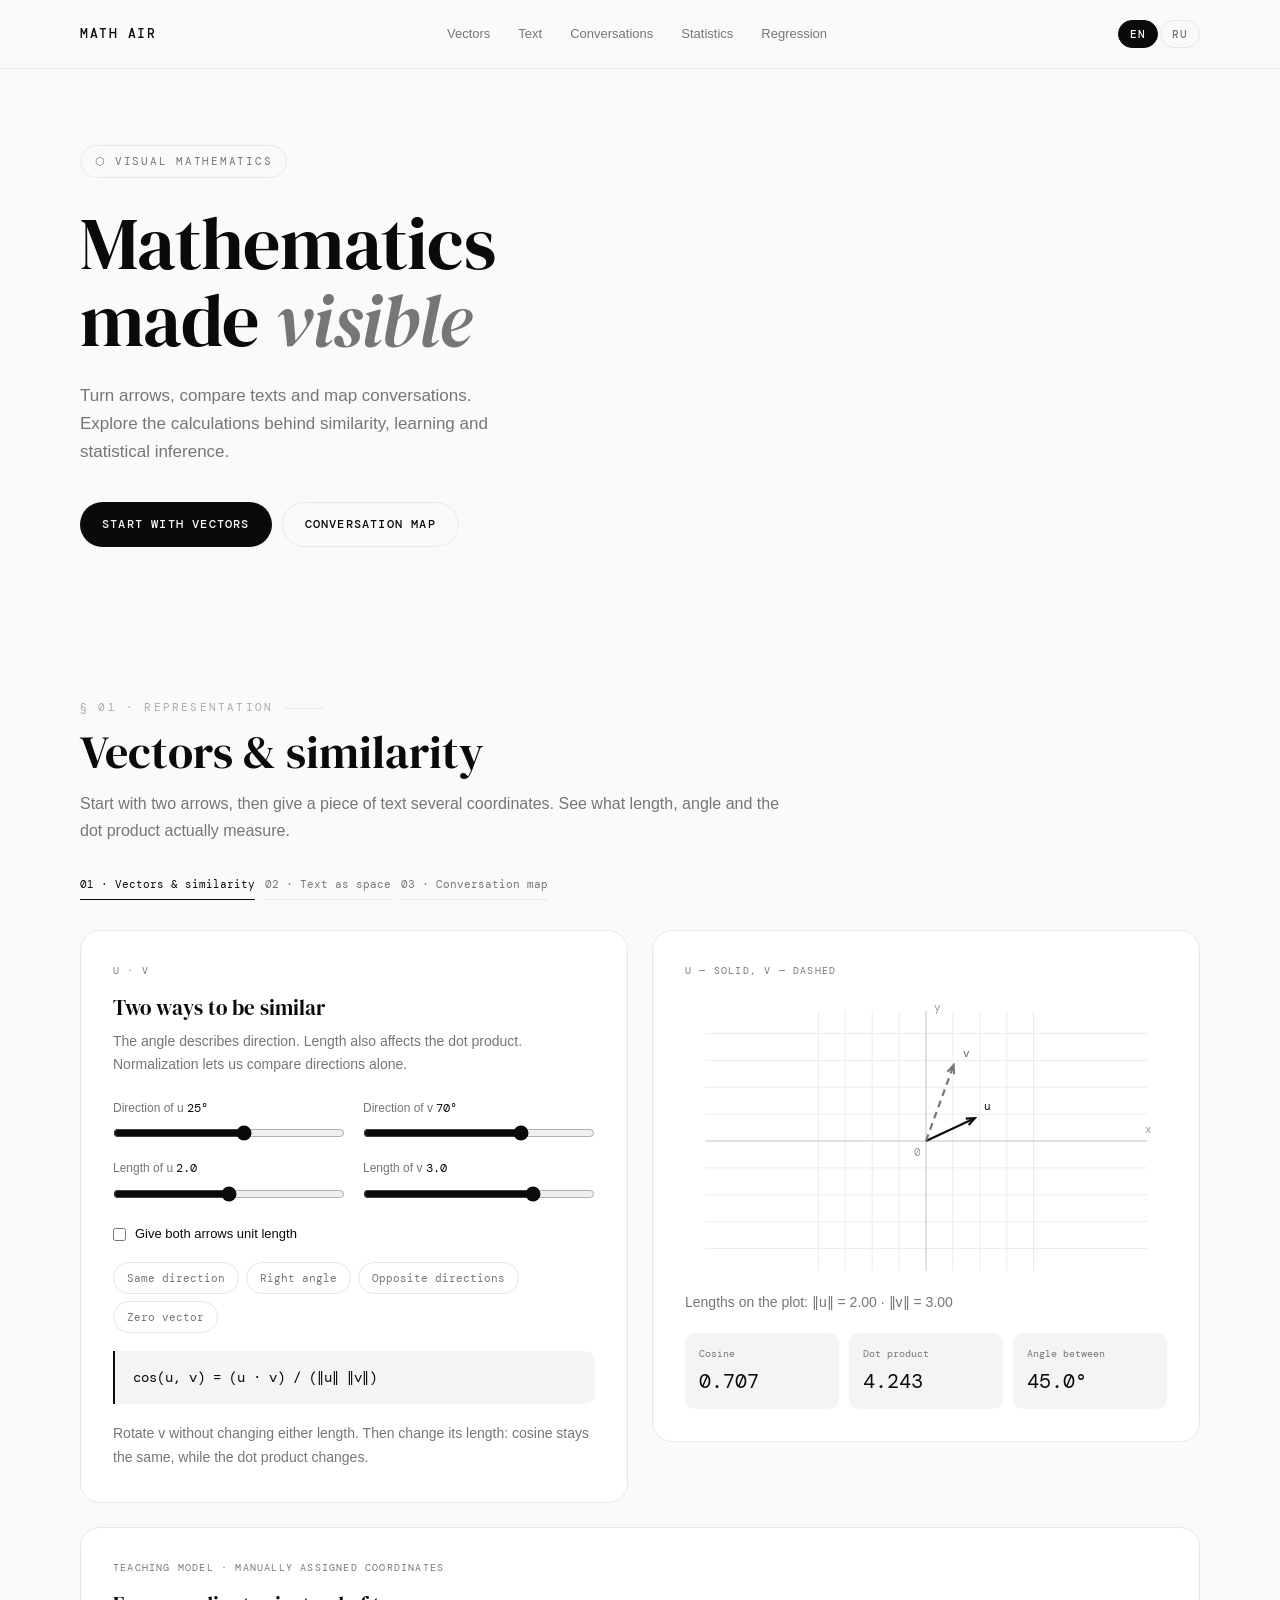
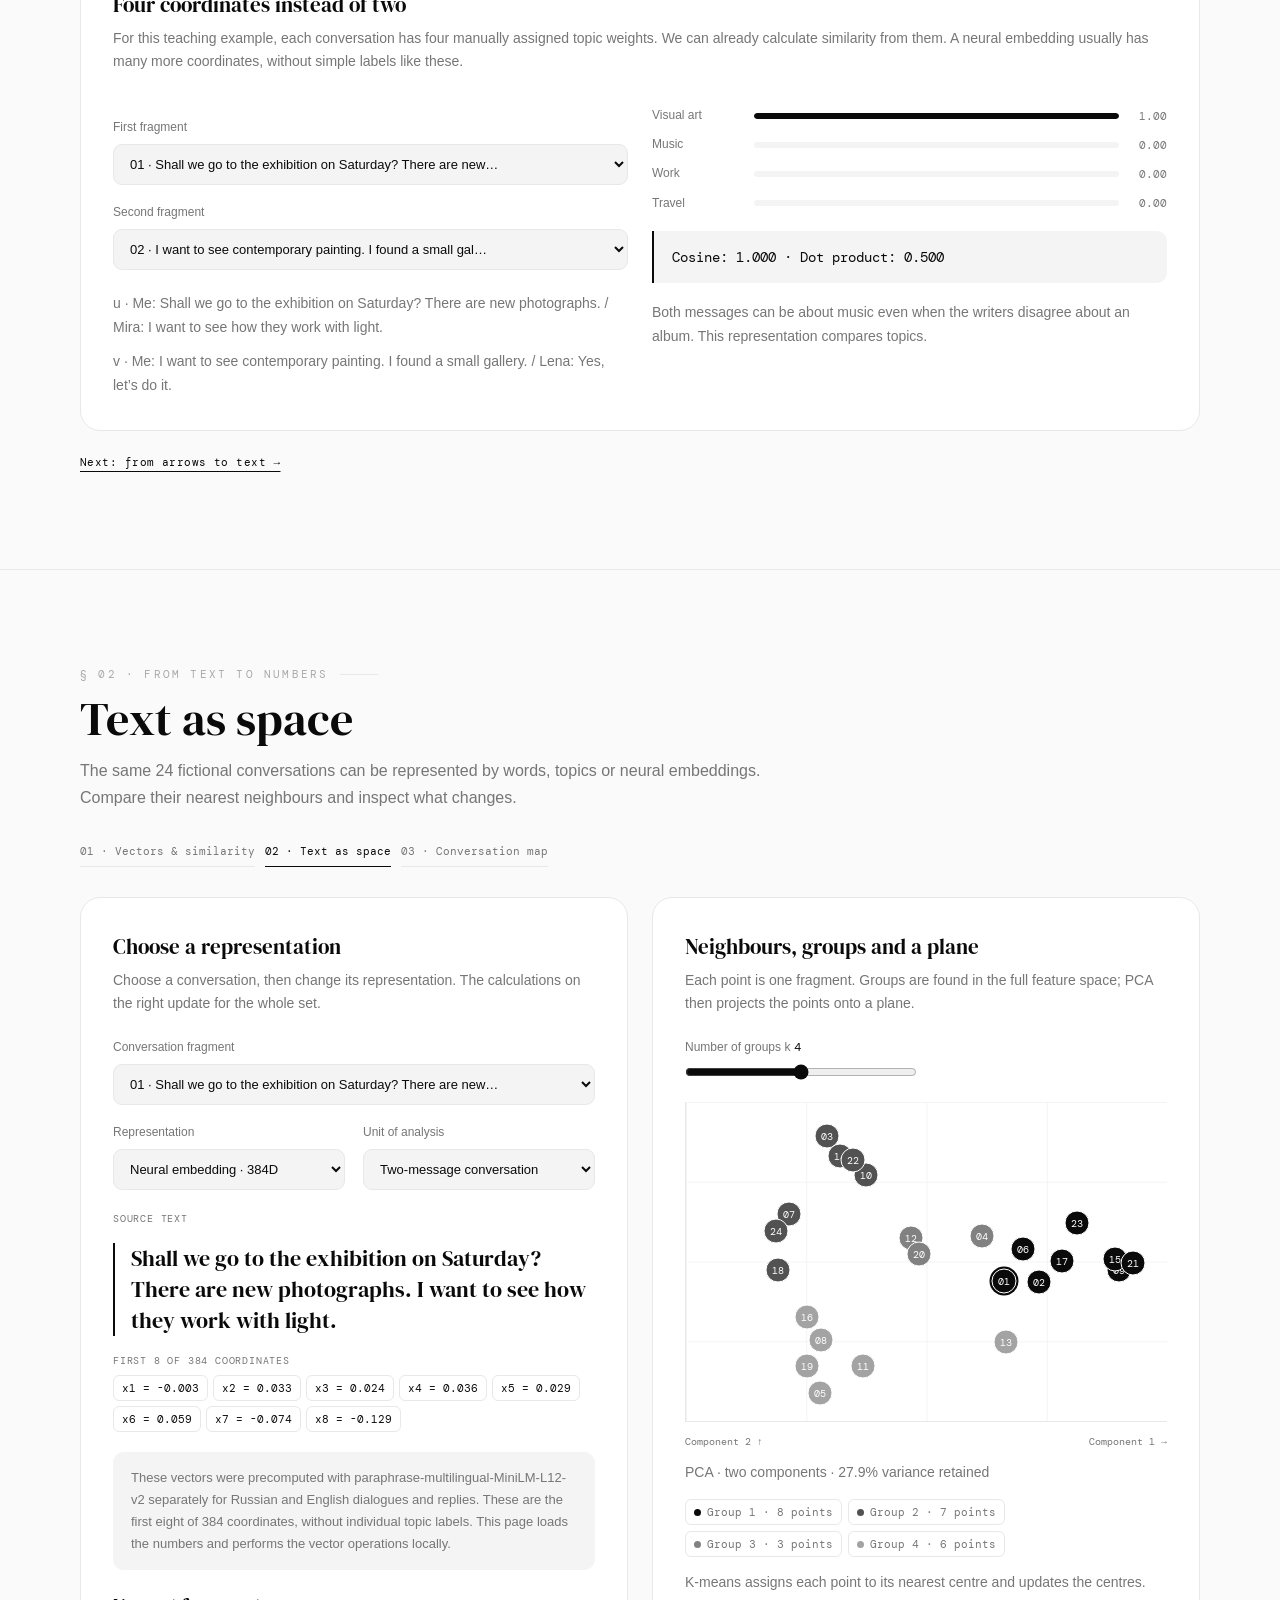
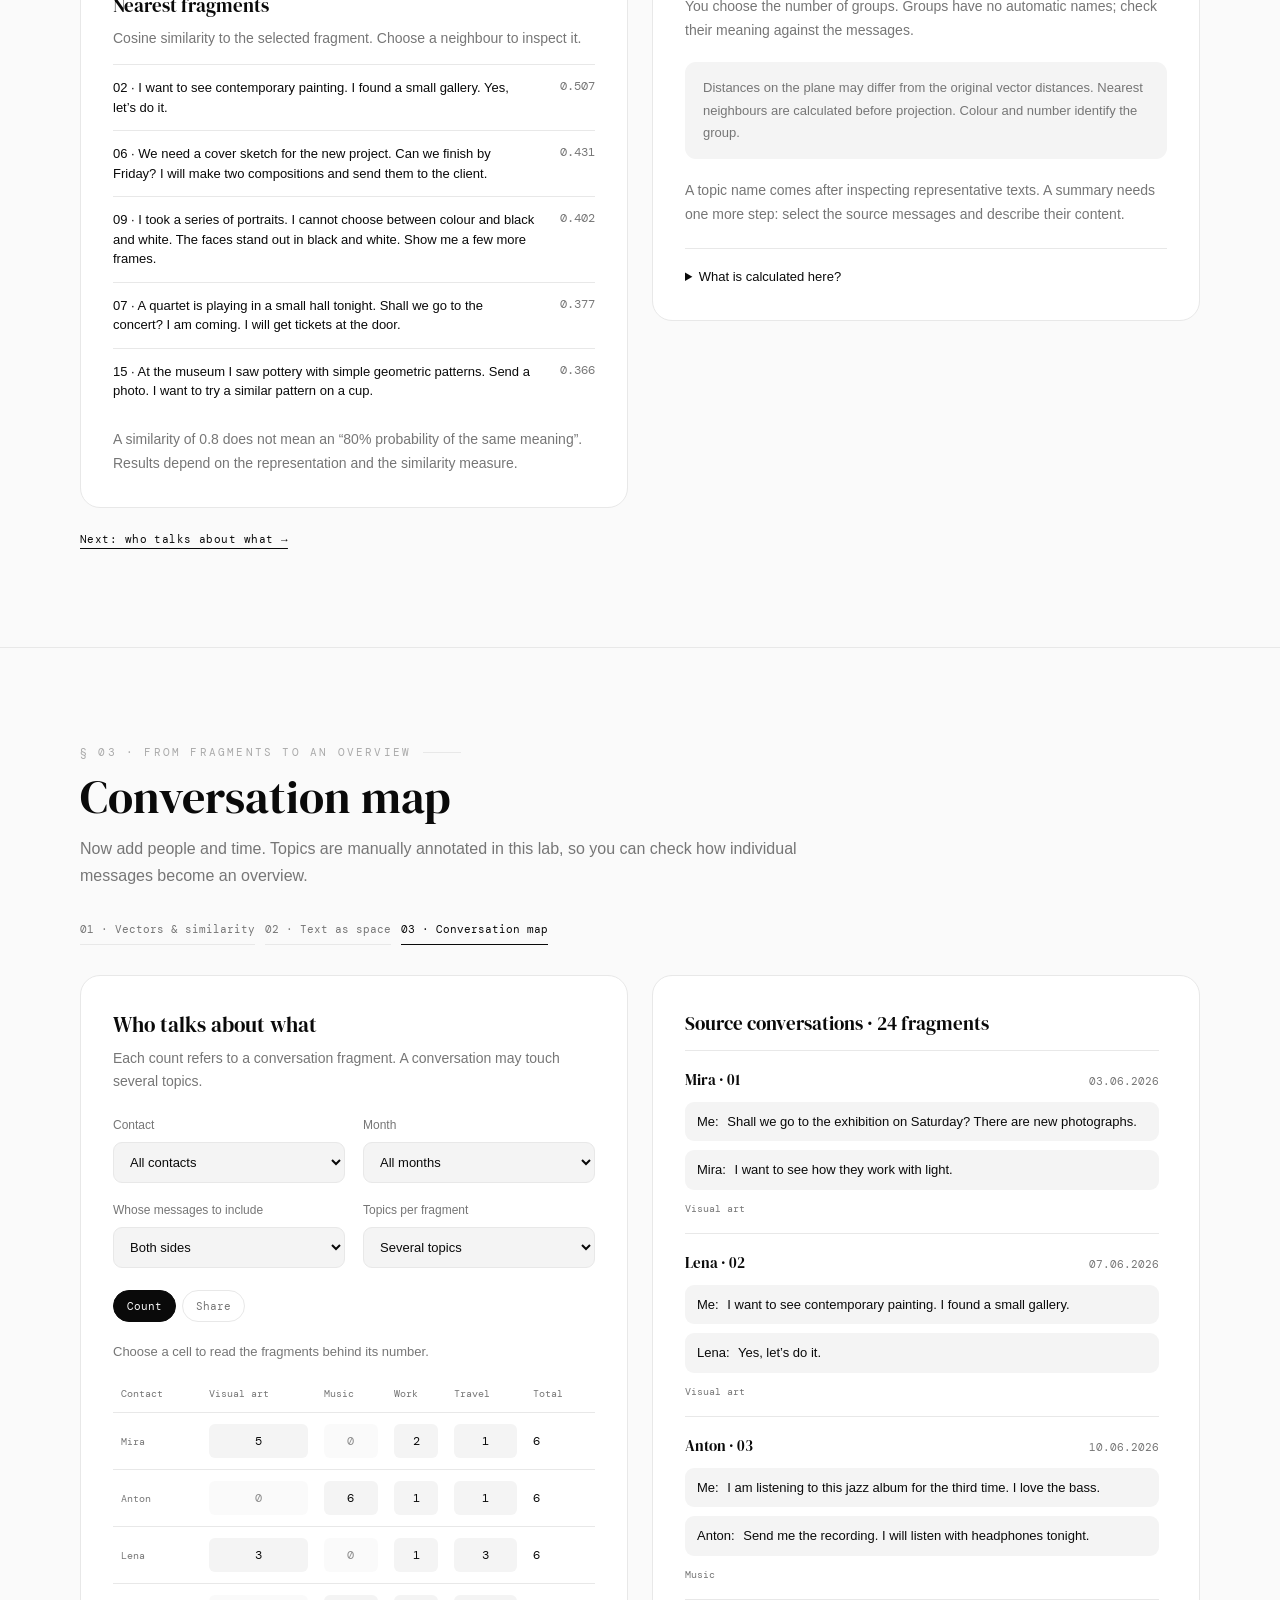
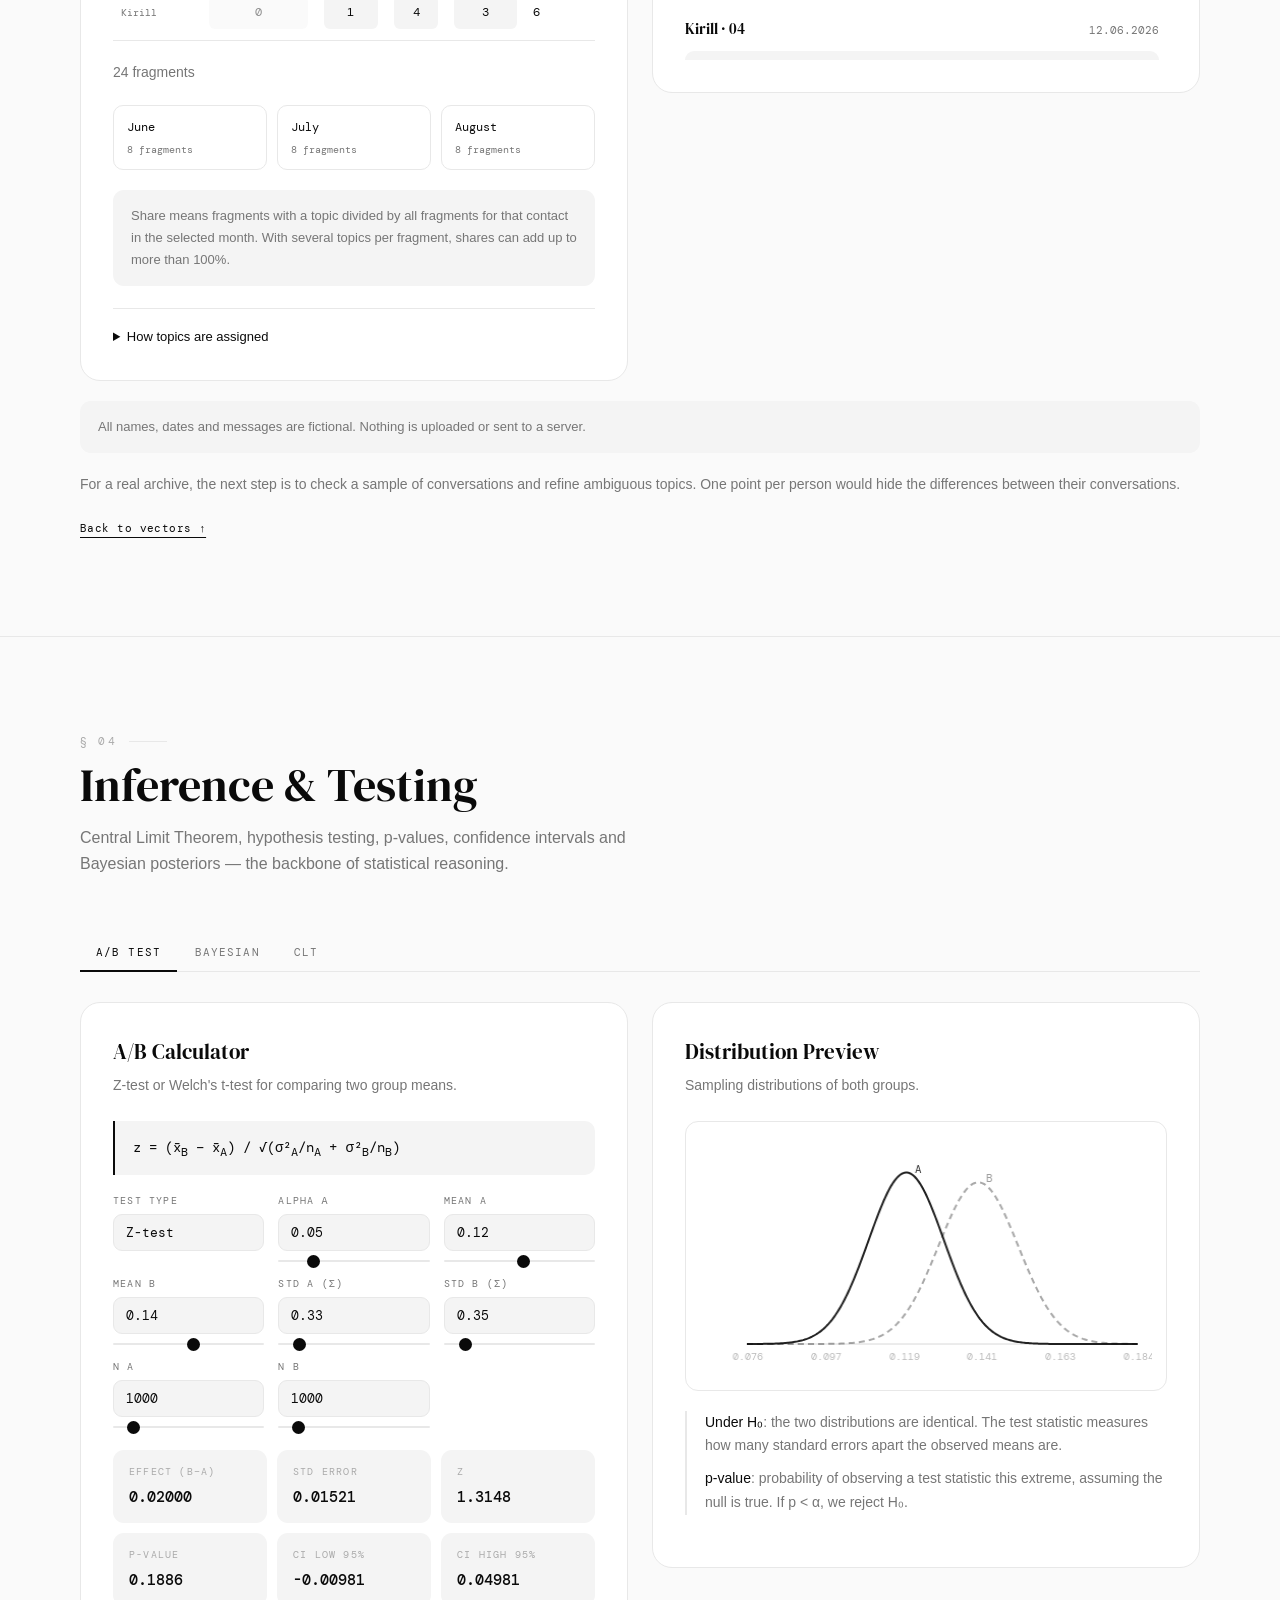
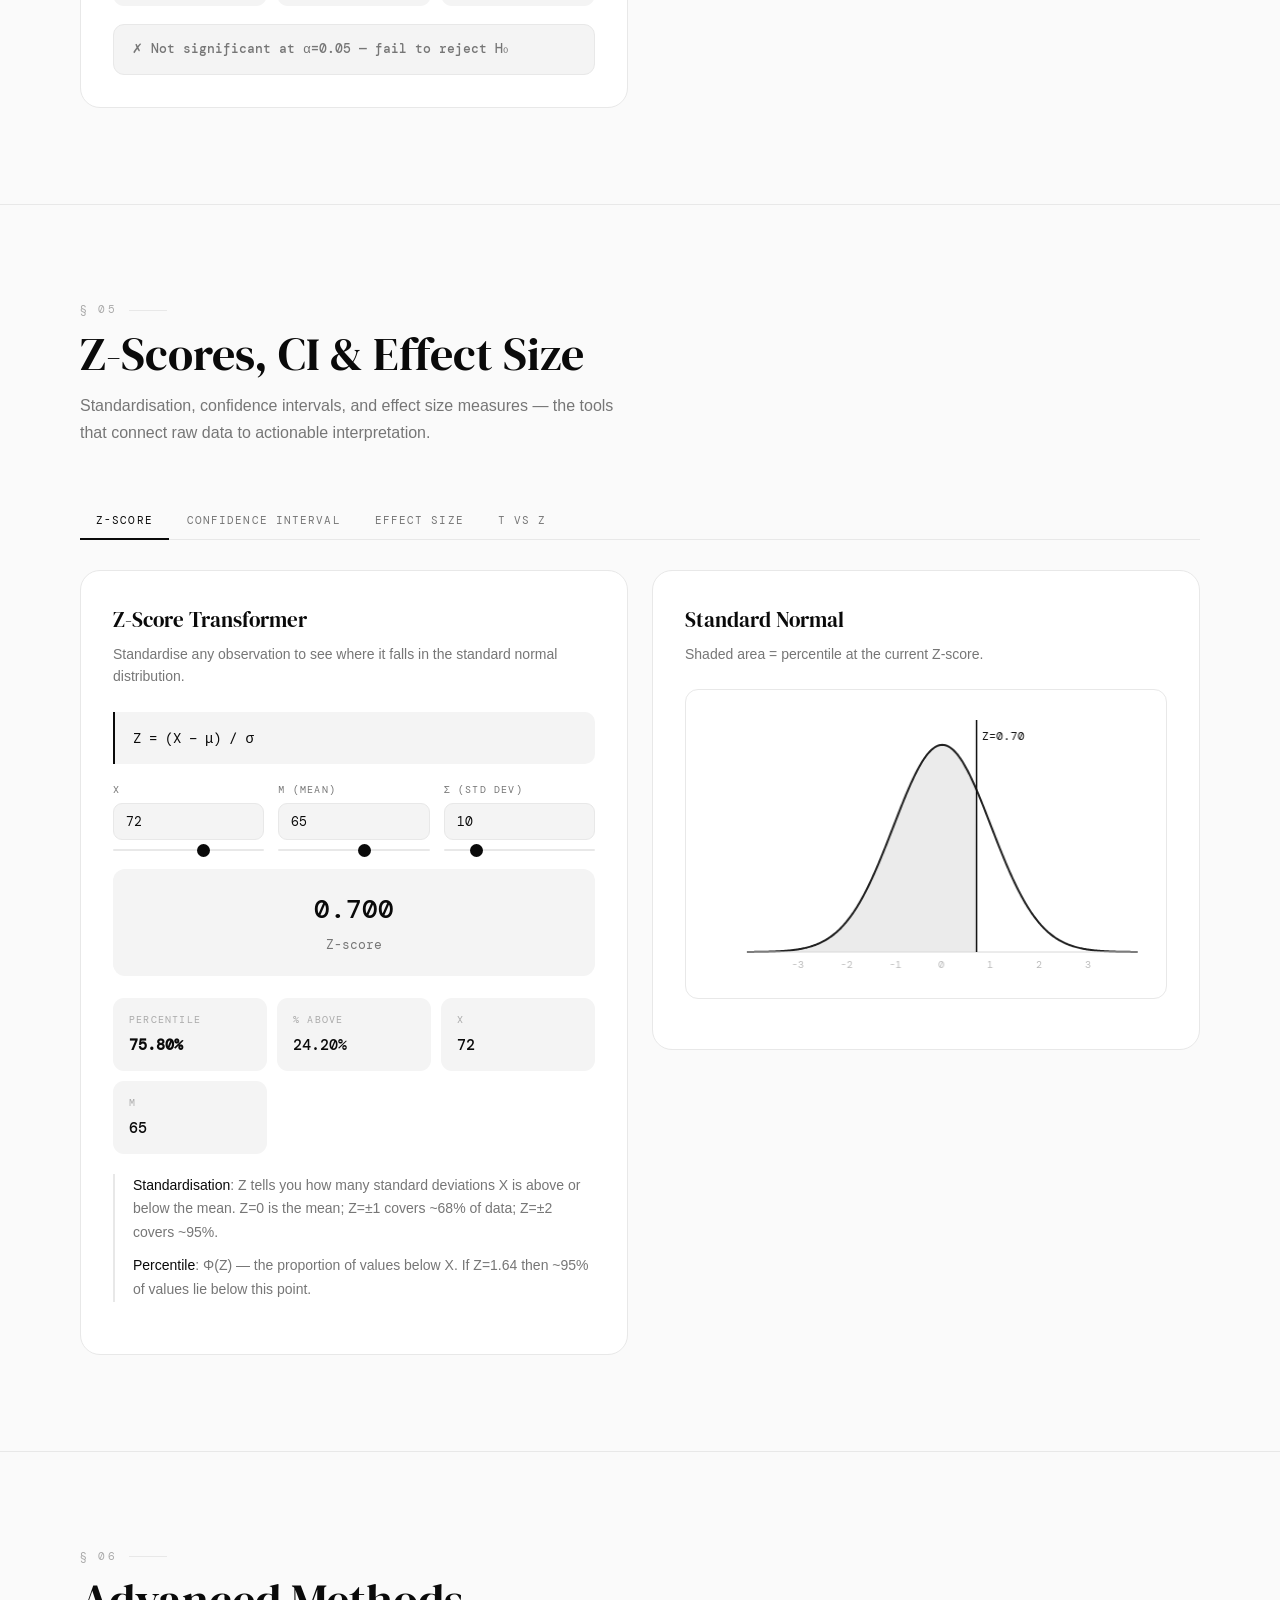
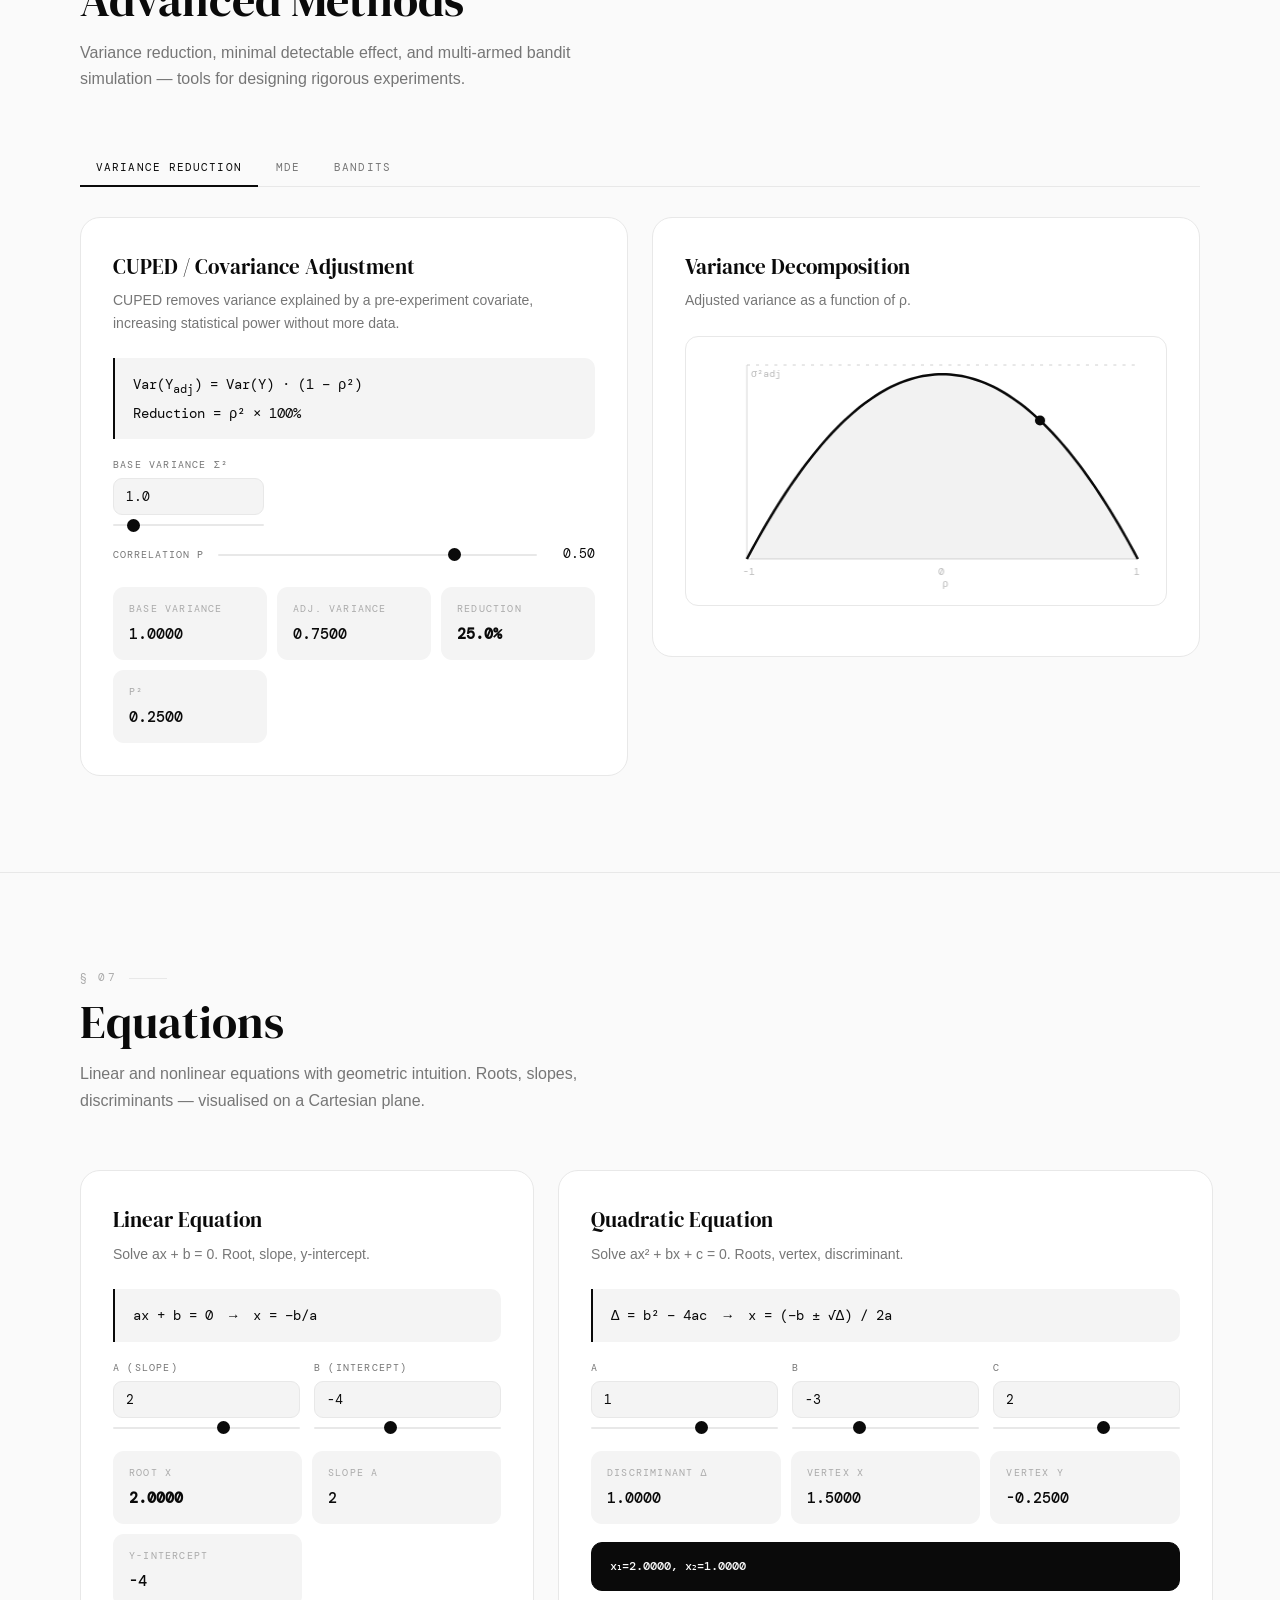
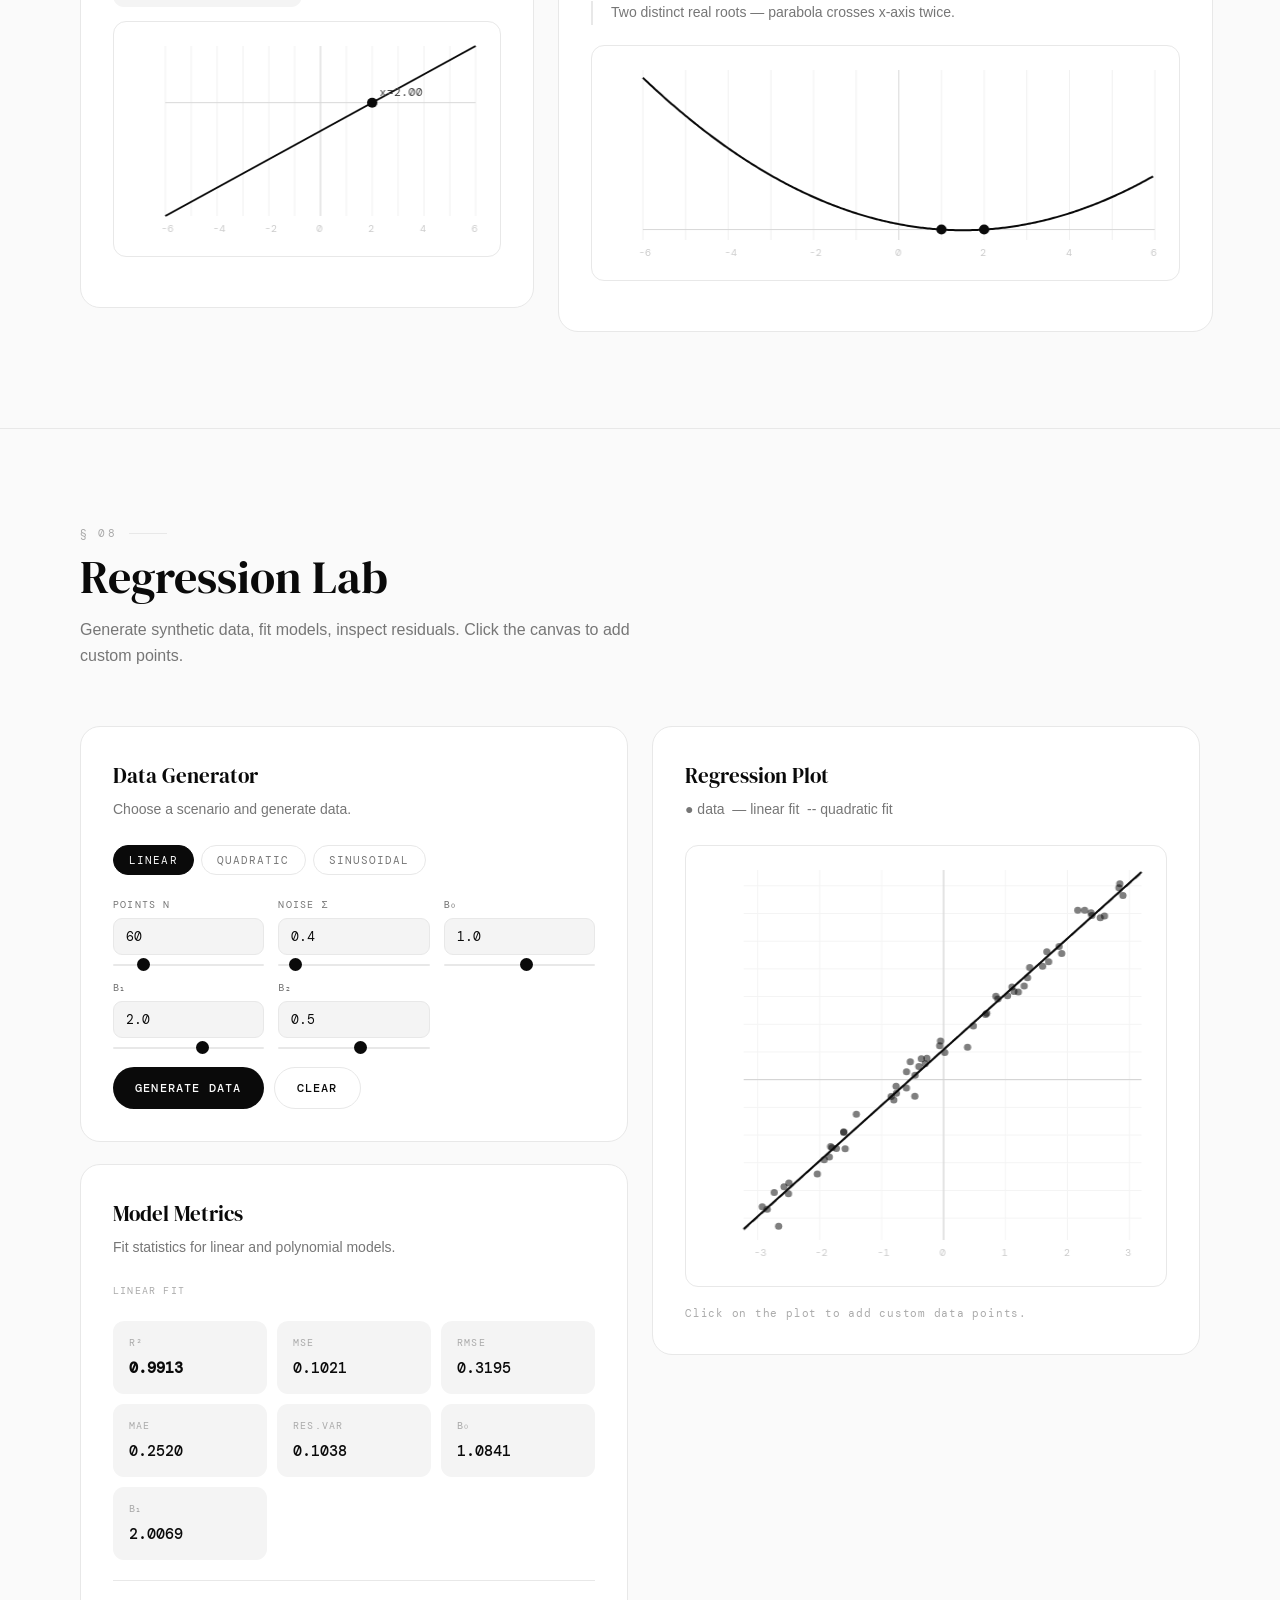
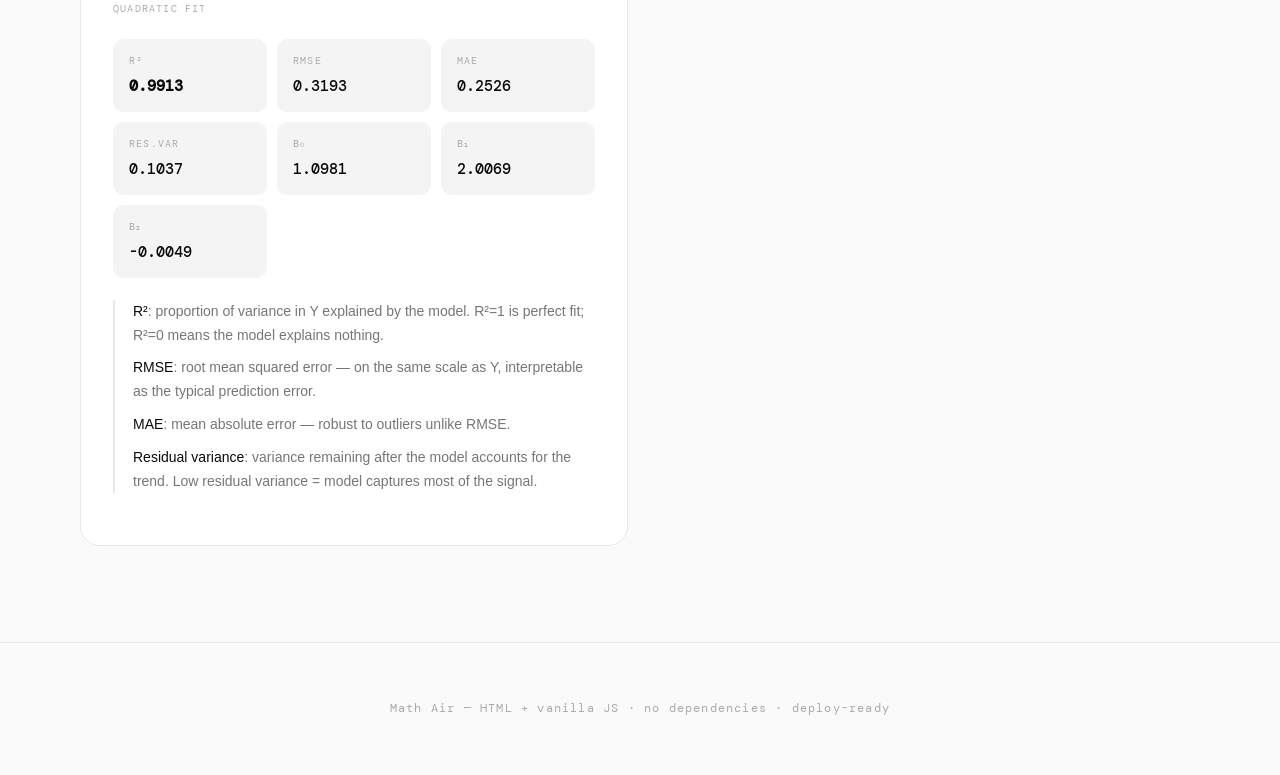
<file: index.html>
<!DOCTYPE html>
<html lang="en" id="root">
<head>
<meta charset="UTF-8"/>
<meta name="viewport" content="width=device-width,initial-scale=1.0"/>
<title>Math Air — Visual Mathematics</title>
<meta name="description" content="Explore vectors, text representations and conversation maps in three interactive labs. Fictional examples, visible calculations, no uploads."/>
<link rel="stylesheet" href="learning-labs.css"/>
<link rel="preconnect" href="https://fonts.googleapis.com"/>
<link rel="preconnect" href="https://fonts.gstatic.com" crossorigin/>
<link href="https://fonts.googleapis.com/css2?family=DM+Serif+Display:ital@0;1&family=DM+Mono:wght@300;400;500&display=swap" rel="stylesheet"/>
<style>
/* ============================================================  TOKENS  */
:root {
  --bg:#fafafa; --surface:#fff; --fg:#0a0a0a; --muted:#767676;
  --subtle:#aaa; --line:#e8e8e8; --soft:#f4f4f4;
  --radius:20px; --max:1200px;
  --mono:'DM Mono','Courier New',monospace;
  --serif:'DM Serif Display',Georgia,serif;
  --sans:-apple-system,BlinkMacSystemFont,'Segoe UI',sans-serif;
}
*,*::before,*::after{box-sizing:border-box;margin:0;padding:0}
html{scroll-behavior:smooth}
body{font-family:var(--sans);background:var(--bg);color:var(--fg);
  -webkit-font-smoothing:antialiased;line-height:1.6}

/* ============================================================  LAYOUT  */
.wrap{max-width:var(--max);margin:0 auto;padding:0 40px}
@media(max-width:768px){.wrap{padding:0 18px}}
section{padding:96px 0}
section+section{border-top:1px solid var(--line)}
.two-col{display:grid;grid-template-columns:1fr 1fr;gap:24px;align-items:start}
.three-col{display:grid;grid-template-columns:repeat(3,1fr);gap:24px}
@media(max-width:900px){.two-col,.three-col{grid-template-columns:1fr}}

/* ============================================================  NAV  */
.topbar{position:sticky;top:0;z-index:100;background:rgba(250,250,250,.9);
  backdrop-filter:blur(20px) saturate(180%);border-bottom:1px solid var(--line)}
.topbar-inner{display:flex;justify-content:space-between;align-items:center;min-height:68px;gap:16px}
.brand{font-family:var(--mono);font-size:13px;font-weight:500;letter-spacing:.12em;
  text-transform:uppercase;text-decoration:none;color:var(--fg);white-space:nowrap}
.nav{display:flex;gap:2px;flex:1;justify-content:center;flex-wrap:wrap}
.nav a{font-size:13px;color:var(--muted);text-decoration:none;padding:7px 13px;
  border-radius:999px;transition:background .15s,color .15s}
.nav a:hover{background:var(--soft);color:var(--fg)}

/* Language switcher */
.lang-sw{display:flex;gap:2px;align-items:center;flex-shrink:0}
.lang-btn{font-family:var(--mono);font-size:11px;font-weight:500;letter-spacing:.1em;
  text-transform:uppercase;padding:6px 11px;border-radius:999px;border:1px solid var(--line);
  background:none;cursor:pointer;color:var(--muted);transition:all .15s}
.lang-btn.active{background:var(--fg);color:var(--bg);border-color:var(--fg)}

/* ============================================================  HERO  */
.hero{padding:76px 0 56px;overflow:hidden}
.hero-inner{display:grid;grid-template-columns:1fr 1fr;gap:56px;align-items:center}
@media(max-width:900px){.hero-inner{grid-template-columns:1fr}}
.hero-eyebrow{display:inline-flex;align-items:center;gap:8px;font-family:var(--mono);
  font-size:11px;letter-spacing:.16em;text-transform:uppercase;color:var(--muted);
  padding:7px 14px;border:1px solid var(--line);border-radius:999px;margin-bottom:26px}
.hero-title{font-family:var(--serif);font-size:clamp(42px,6vw,74px);line-height:1.05;
  font-weight:400;margin-bottom:22px;letter-spacing:-.01em}
.hero-title em{font-style:italic;color:var(--muted)}
.hero-sub{font-size:17px;color:var(--muted);line-height:1.65;max-width:420px;margin-bottom:36px}
.hero-actions{display:flex;gap:10px;flex-wrap:wrap}
.btn{display:inline-flex;align-items:center;gap:7px;font-family:var(--mono);font-size:12px;
  font-weight:500;letter-spacing:.1em;text-transform:uppercase;text-decoration:none;
  padding:12px 22px;border-radius:999px;transition:all .18s;cursor:pointer;border:none}
.btn-primary{background:var(--fg);color:var(--bg)}
.btn-primary:hover{background:#333}
.btn-outline{background:transparent;color:var(--fg);border:1px solid var(--line)}
.btn-outline:hover{background:var(--soft);border-color:#ccc}
.hero-visual{height:400px;position:relative}
#heroCanvas{width:100%;height:100%}

/* ============================================================  SECTIONS  */
.section-label{font-family:var(--mono);font-size:11px;font-weight:400;letter-spacing:.2em;
  text-transform:uppercase;color:var(--subtle);margin-bottom:10px;
  display:flex;align-items:center;gap:12px}
.section-label::after{content:'';display:block;height:1px;width:38px;background:var(--line)}
.section-title{font-family:var(--serif);font-size:clamp(28px,4vw,46px);
  line-height:1.1;font-weight:400;margin-bottom:14px}
.section-desc{font-size:16px;color:var(--muted);max-width:560px;line-height:1.65;margin-bottom:56px}

/* ============================================================  CARDS  */
.card{background:var(--surface);border:1px solid var(--line);border-radius:var(--radius);padding:32px}
.card-title{font-family:var(--serif);font-size:21px;font-weight:400;margin-bottom:6px}
.card-desc{font-size:14px;color:var(--muted);line-height:1.6;margin-bottom:24px}
.formula{font-family:var(--mono);font-size:14px;background:var(--soft);
  border-left:2px solid var(--fg);padding:13px 18px;border-radius:0 10px 10px 0;
  margin:18px 0;color:var(--fg);line-height:1.9}

/* ============================================================  INPUTS  */
.input-grid{display:grid;grid-template-columns:repeat(auto-fill,minmax(140px,1fr));gap:14px;margin-bottom:18px}
.input-group{display:flex;flex-direction:column;gap:5px}
.input-group label{font-family:var(--mono);font-size:10px;font-weight:400;
  letter-spacing:.12em;text-transform:uppercase;color:var(--muted)}
.input-group input[type=number],.input-group select{
  font-family:var(--mono);font-size:13px;background:var(--soft);
  border:1px solid var(--line);border-radius:9px;padding:9px 12px;
  color:var(--fg);outline:none;transition:border-color .15s;
  -webkit-appearance:none;appearance:none}
.input-group input[type=number]:focus,.input-group select:focus{border-color:var(--fg)}

/* Slider under input */
.input-group input[type=range]{
  -webkit-appearance:none;appearance:none;width:100%;height:2px;
  background:var(--line);border-radius:2px;outline:none;margin-top:4px;cursor:pointer}
.input-group input[type=range]::-webkit-slider-thumb{
  -webkit-appearance:none;width:13px;height:13px;background:var(--fg);
  border-radius:50%;cursor:pointer;transition:transform .12s}
.input-group input[type=range]::-webkit-slider-thumb:hover{transform:scale(1.3)}
.input-group input[type=range]::-moz-range-thumb{width:13px;height:13px;background:var(--fg);
  border:none;border-radius:50%;cursor:pointer}

/* Standalone range row (VR) */
.range-row{display:flex;align-items:center;gap:14px;margin:8px 0}
.range-row label{font-family:var(--mono);font-size:10px;letter-spacing:.1em;text-transform:uppercase;color:var(--muted);min-width:90px}
.range-row input[type=range]{flex:1;-webkit-appearance:none;appearance:none;height:2px;background:var(--line);border-radius:2px;outline:none;cursor:pointer}
.range-row input[type=range]::-webkit-slider-thumb{-webkit-appearance:none;width:13px;height:13px;background:var(--fg);border-radius:50%;cursor:pointer}
.range-row .range-val{font-family:var(--mono);font-size:13px;min-width:44px;text-align:right;color:var(--fg)}

/* ============================================================  RESULTS  */
.result-grid{display:grid;grid-template-columns:repeat(auto-fill,minmax(150px,1fr));gap:10px;margin-top:22px}
.result-item{background:var(--soft);border-radius:11px;padding:14px 16px}
.result-label{font-family:var(--mono);font-size:10px;font-weight:400;letter-spacing:.12em;
  text-transform:uppercase;color:var(--subtle);margin-bottom:5px}
.result-value{font-family:var(--mono);font-size:15px;font-weight:500;color:var(--fg)}
.result-value.sig{font-weight:600}
.verdict{margin-top:18px;padding:14px 18px;border-radius:11px;font-family:var(--mono);
  font-size:13px;font-weight:500;border:1px solid}
.verdict.yes{background:var(--fg);color:var(--bg);border-color:var(--fg)}
.verdict.no{background:var(--soft);color:var(--muted);border-color:var(--line)}

/* ============================================================  CHARTS  */
.chart-wrap{position:relative;background:var(--surface);border:1px solid var(--line);
  border-radius:13px;padding:18px;margin:18px 0}
.chart-wrap canvas{display:block;width:100%!important}

/* ============================================================  TABS  */
.tabs{display:flex;gap:2px;margin-bottom:30px;border-bottom:1px solid var(--line);flex-wrap:wrap}
.tab-btn{font-family:var(--mono);font-size:11px;font-weight:400;letter-spacing:.1em;
  text-transform:uppercase;color:var(--muted);background:none;border:none;cursor:pointer;
  padding:11px 16px;border-bottom:2px solid transparent;transition:color .15s,border-color .15s;
  margin-bottom:-1px}
.tab-btn.active{color:var(--fg);border-bottom-color:var(--fg)}
.tab-panel{display:none}
.tab-panel.active{display:block}

/* ============================================================  MISC  */
.info-block{border-left:2px solid var(--line);padding:0 0 0 18px;margin:20px 0}
.info-block p{font-size:14px;color:var(--muted);line-height:1.7;margin-bottom:9px}
.info-block p:last-child{margin-bottom:0}
.info-block strong{color:var(--fg);font-weight:500}
.divider{height:1px;background:var(--line);margin:36px 0}
.arm-bar{margin:9px 0}
.arm-bar-label{font-family:var(--mono);font-size:12px;color:var(--muted);margin-bottom:4px;display:flex;justify-content:space-between}
.arm-bar-track{height:7px;background:var(--soft);border-radius:4px;overflow:hidden}
.arm-bar-fill{height:100%;background:var(--fg);border-radius:4px;transition:width .3s}
.scenario-btns{display:flex;gap:7px;flex-wrap:wrap;margin-bottom:22px}
.scenario-btn{font-family:var(--mono);font-size:11px;letter-spacing:.1em;text-transform:uppercase;
  padding:7px 15px;border-radius:999px;border:1px solid var(--line);background:none;
  cursor:pointer;color:var(--muted);transition:all .15s}
.scenario-btn.active{background:var(--fg);color:var(--bg);border-color:var(--fg)}
#regressionCanvas{cursor:crosshair}

footer{padding:56px 0;border-top:1px solid var(--line);text-align:center}
footer p{font-family:var(--mono);font-size:12px;color:var(--subtle);letter-spacing:.1em}

@keyframes fadeUp{from{opacity:0;transform:translateY(14px)}to{opacity:1;transform:translateY(0)}}
.hero-inner>*{animation:fadeUp .55s ease both}
.hero-inner>*:nth-child(2){animation-delay:.1s}

/* Shared z-score highlight */
.z-highlight{font-family:var(--mono);font-size:26px;font-weight:500;
  text-align:center;padding:20px;background:var(--soft);border-radius:12px;margin:16px 0}
.z-highlight span{font-size:13px;font-weight:400;color:var(--muted);display:block;margin-top:4px}
</style>
</head>
<body>

<!-- ======================================================  NAV  -->
<header class="topbar">
  <div class="wrap">
    <div class="topbar-inner">
      <a class="brand" href="#">Math Air</a>
      <nav class="nav">
        <a href="#vectors" data-i18n="nav_vectors">Vectors</a>
        <a href="#text-space" data-i18n="nav_text">Text</a>
        <a href="#conversations" data-i18n="nav_chats">Conversations</a>
        <a href="#stats" data-i18n="nav_stats">Statistics</a>
        <a href="#regression" data-i18n="nav_reg">Regression</a>
      </nav>
      <div class="lang-sw">
        <button class="lang-btn active" onclick="setLang('en')">EN</button>
        <button class="lang-btn" onclick="setLang('ru')">RU</button>
      </div>
    </div>
  </div>
</header>

<!-- ======================================================  HERO  -->
<section class="hero" id="top">
  <div class="wrap">
    <div class="hero-inner">
      <div>
        <div class="hero-eyebrow"><span>⬡</span> <span data-i18n="hero_eyebrow">Visual Mathematics</span></div>
        <h1 class="hero-title" data-i18n="hero_title_html">Mathematics<br/>made <em>visible</em></h1>
        <p class="hero-sub" data-i18n="hero_sub">Turn arrows, compare texts and map conversations. Explore the calculations behind similarity, learning and statistical inference.</p>
        <div class="hero-actions">
          <a class="btn btn-primary" href="#vectors" data-i18n="hero_cta1">Start with Vectors</a>
          <a class="btn btn-outline" href="#conversations" data-i18n="hero_cta2">Conversation Map</a>
        </div>
      </div>
      <div class="hero-visual"><canvas id="heroCanvas"></canvas></div>
    </div>
  </div>
</section>

<div id="learning-labs"></div>
<noscript><div class="wrap"><p class="lab-note">The interactive labs need JavaScript. / Для интерактивных лабораторий нужен JavaScript.</p></div></noscript>

<!-- ======================================================  STATS  -->
<section id="stats">
  <div class="wrap">
    <div class="section-label">§ 04</div>
    <h2 class="section-title" data-i18n="s1_title">Inference &amp; Testing</h2>
    <p class="section-desc" data-i18n="s1_desc">Central Limit Theorem, hypothesis testing, p-values, confidence intervals and Bayesian posteriors — the backbone of statistical reasoning.</p>

    <div class="tabs">
      <button class="tab-btn active" onclick="switchTab('s','abt',this)" data-i18n="tab_ab">A/B Test</button>
      <button class="tab-btn" onclick="switchTab('s','bayes',this)" data-i18n="tab_bayes">Bayesian</button>
      <button class="tab-btn" onclick="switchTab('s','clt',this)" data-i18n="tab_clt">CLT</button>
    </div>

    <!-- ── A/B TEST ── -->
    <div id="s-abt" class="tab-panel active">
      <div class="two-col">
        <div class="card">
          <div class="card-title" data-i18n="ab_title">A/B Calculator</div>
          <div class="card-desc" data-i18n="ab_desc">Z-test or Welch's t-test for comparing two group means.</div>
          <div class="formula">z = (x̄<sub>B</sub> − x̄<sub>A</sub>) / √(σ²<sub>A</sub>/n<sub>A</sub> + σ²<sub>B</sub>/n<sub>B</sub>)</div>

          <div class="input-grid">
            <div class="input-group">
              <label data-i18n="ab_type">Test type</label>
              <select id="ab-type" onchange="calcAB()">
                <option value="z">Z-test</option>
                <option value="t">Welch t-test</option>
              </select>
            </div>
            <div class="input-group">
              <label data-i18n="ab_alpha">Alpha α</label>
              <input type="number" id="ab-alpha" value="0.05" step="0.01" min="0.001" max="0.2" oninput="syncNR('ab-alpha');calcAB()"/>
              <input type="range" id="ab-alpha-r" min="0.01" max="0.2" step="0.01" value="0.05" oninput="syncRN('ab-alpha');calcAB()"/>
            </div>
            <div class="input-group">
              <label data-i18n="lbl_mean_a">Mean A</label>
              <input type="number" id="ab-ma" value="0.12" step="0.01" oninput="syncNR('ab-ma');calcAB()"/>
              <input type="range" id="ab-ma-r" min="-2" max="2" step="0.01" value="0.12" oninput="syncRN('ab-ma');calcAB()"/>
            </div>
            <div class="input-group">
              <label data-i18n="lbl_mean_b">Mean B</label>
              <input type="number" id="ab-mb" value="0.14" step="0.01" oninput="syncNR('ab-mb');calcAB()"/>
              <input type="range" id="ab-mb-r" min="-2" max="2" step="0.01" value="0.14" oninput="syncRN('ab-mb');calcAB()"/>
            </div>
            <div class="input-group">
              <label data-i18n="lbl_std_a">Std A (σ)</label>
              <input type="number" id="ab-sa" value="0.33" step="0.01" min="0.001" oninput="syncNR('ab-sa');calcAB()"/>
              <input type="range" id="ab-sa-r" min="0.01" max="3" step="0.01" value="0.33" oninput="syncRN('ab-sa');calcAB()"/>
            </div>
            <div class="input-group">
              <label data-i18n="lbl_std_b">Std B (σ)</label>
              <input type="number" id="ab-sb" value="0.35" step="0.01" min="0.001" oninput="syncNR('ab-sb');calcAB()"/>
              <input type="range" id="ab-sb-r" min="0.01" max="3" step="0.01" value="0.35" oninput="syncRN('ab-sb');calcAB()"/>
            </div>
            <div class="input-group">
              <label data-i18n="lbl_n_a">n A</label>
              <input type="number" id="ab-na" value="1000" step="50" min="2" oninput="syncNR('ab-na');calcAB()"/>
              <input type="range" id="ab-na-r" min="10" max="10000" step="50" value="1000" oninput="syncRN('ab-na');calcAB()"/>
            </div>
            <div class="input-group">
              <label data-i18n="lbl_n_b">n B</label>
              <input type="number" id="ab-nb" value="1000" step="50" min="2" oninput="syncNR('ab-nb');calcAB()"/>
              <input type="range" id="ab-nb-r" min="10" max="10000" step="50" value="1000" oninput="syncRN('ab-nb');calcAB()"/>
            </div>
          </div>

          <div id="ab-results"></div>
        </div>

        <div class="card">
          <div class="card-title" data-i18n="ab_chart_title">Distribution Preview</div>
          <div class="card-desc" data-i18n="ab_chart_desc">Sampling distributions of both groups.</div>
          <div class="chart-wrap" style="padding:14px"><canvas id="abChart" height="240"></canvas></div>
          <div class="info-block">
            <p><strong data-i18n="ab_info1_h">Under H₀</strong>: <span data-i18n="ab_info1_b">the two distributions are identical. The test statistic measures how many standard errors apart the observed means are.</span></p>
            <p><strong>p-value</strong>: <span data-i18n="ab_info2_b">probability of observing a test statistic this extreme, assuming the null is true. If p &lt; α, we reject H₀.</span></p>
          </div>
        </div>
      </div>
    </div>

    <!-- ── BAYESIAN ── -->
    <div id="s-bayes" class="tab-panel">
      <div class="two-col">
        <div class="card">
          <div class="card-title" data-i18n="bayes_title">Beta-Binomial Posterior</div>
          <div class="card-desc" data-i18n="bayes_desc">Bayesian inference for conversion rates using a Beta prior.</div>
          <div class="formula">p | data ~ Beta(α₀ + k,  β₀ + n − k)</div>
          <div class="input-grid">
            <div class="input-group">
              <label data-i18n="lbl_conv_a">Conv A</label>
              <input type="number" id="by-ca" value="120" oninput="syncNR('by-ca');calcBayes()"/>
              <input type="range" id="by-ca-r" min="1" max="2000" step="1" value="120" oninput="syncRN('by-ca');calcBayes()"/>
            </div>
            <div class="input-group">
              <label data-i18n="lbl_trials_a">Trials A</label>
              <input type="number" id="by-ta" value="1000" oninput="syncNR('by-ta');calcBayes()"/>
              <input type="range" id="by-ta-r" min="10" max="10000" step="10" value="1000" oninput="syncRN('by-ta');calcBayes()"/>
            </div>
            <div class="input-group">
              <label data-i18n="lbl_conv_b">Conv B</label>
              <input type="number" id="by-cb" value="140" oninput="syncNR('by-cb');calcBayes()"/>
              <input type="range" id="by-cb-r" min="1" max="2000" step="1" value="140" oninput="syncRN('by-cb');calcBayes()"/>
            </div>
            <div class="input-group">
              <label data-i18n="lbl_trials_b">Trials B</label>
              <input type="number" id="by-tb" value="1000" oninput="syncNR('by-tb');calcBayes()"/>
              <input type="range" id="by-tb-r" min="10" max="10000" step="10" value="1000" oninput="syncRN('by-tb');calcBayes()"/>
            </div>
            <div class="input-group">
              <label data-i18n="lbl_prior_a">Prior α</label>
              <input type="number" id="by-pa" value="1" step="0.5" min="0.1" oninput="syncNR('by-pa');calcBayes()"/>
              <input type="range" id="by-pa-r" min="0.1" max="20" step="0.1" value="1" oninput="syncRN('by-pa');calcBayes()"/>
            </div>
            <div class="input-group">
              <label data-i18n="lbl_prior_b">Prior β</label>
              <input type="number" id="by-pb" value="1" step="0.5" min="0.1" oninput="syncNR('by-pb');calcBayes()"/>
              <input type="range" id="by-pb-r" min="0.1" max="20" step="0.1" value="1" oninput="syncRN('by-pb');calcBayes()"/>
            </div>
          </div>
          <div id="bayes-results"></div>
        </div>
        <div class="card">
          <div class="card-title" data-i18n="bayes_chart_title">Posterior Curves</div>
          <div class="card-desc" data-i18n="bayes_chart_desc">Beta distributions after observing data.</div>
          <div class="chart-wrap" style="padding:14px"><canvas id="bayesChart" height="260"></canvas></div>
          <div class="info-block">
            <p><strong data-i18n="bayes_info1_h">Posterior mean</strong>: <span data-i18n="bayes_info1_b">(α₀ + k)/(α₀ + β₀ + n) — the best estimate of the true conversion rate.</span></p>
            <p><strong>P(B&gt;A)</strong>: <span data-i18n="bayes_info2_b">estimated via Monte Carlo sampling from both posteriors.</span></p>
          </div>
        </div>
      </div>
    </div>

    <!-- ── CLT ── -->
    <div id="s-clt" class="tab-panel">
      <div class="card">
        <div class="card-title" data-i18n="clt_title">Central Limit Theorem — Live Simulation</div>
        <div class="card-desc" data-i18n="clt_desc">Sample means from any distribution converge to a Normal as n grows. Watch the sampling distribution emerge in real time.</div>
        <div class="formula">X̄ ~ N(μ, σ²/n)&nbsp;&nbsp;&nbsp;as n → ∞</div>
        <div class="input-grid">
          <div class="input-group">
            <label data-i18n="lbl_population">Population</label>
            <select id="clt-dist" onchange="runCLT()">
              <option value="uniform" data-i18n="opt_uniform">Uniform [0,1]</option>
              <option value="exp" data-i18n="opt_exp">Exponential(1)</option>
              <option value="bimodal" data-i18n="opt_bimodal">Bimodal</option>
              <option value="skew" data-i18n="opt_skew">Right-Skewed</option>
            </select>
          </div>
          <div class="input-group">
            <label data-i18n="lbl_sample_n">Sample size n</label>
            <input type="number" id="clt-n" value="30" min="1" max="500" oninput="syncNR('clt-n');runCLT()"/>
            <input type="range" id="clt-n-r" min="1" max="200" step="1" value="30" oninput="syncRN('clt-n');runCLT()"/>
          </div>
          <div class="input-group">
            <label data-i18n="lbl_sims">Simulations</label>
            <input type="number" id="clt-sims" value="2000" min="100" max="10000" oninput="syncNR('clt-sims');runCLT()"/>
            <input type="range" id="clt-sims-r" min="100" max="5000" step="100" value="2000" oninput="syncRN('clt-sims');runCLT()"/>
          </div>
        </div>
        <div class="two-col" style="margin-top:20px">
          <div>
            <div style="font-family:var(--mono);font-size:10px;letter-spacing:.12em;text-transform:uppercase;color:var(--subtle);margin-bottom:8px" data-i18n="clt_pop_label">Population distribution</div>
            <div class="chart-wrap" style="padding:12px"><canvas id="cltPopChart" height="170"></canvas></div>
          </div>
          <div>
            <div style="font-family:var(--mono);font-size:10px;letter-spacing:.12em;text-transform:uppercase;color:var(--subtle);margin-bottom:8px" data-i18n="clt_samp_label">Sampling distribution of X̄</div>
            <div class="chart-wrap" style="padding:12px"><canvas id="cltSampChart" height="170"></canvas></div>
          </div>
        </div>
      </div>
    </div>
  </div>
</section>

<!-- ======================================================  Z / CI  -->
<section id="zci">
  <div class="wrap">
    <div class="section-label">§ 05</div>
    <h2 class="section-title" data-i18n="s2_title">Z-Scores, CI &amp; Effect Size</h2>
    <p class="section-desc" data-i18n="s2_desc">Standardisation, confidence intervals, and effect size measures — the tools that connect raw data to actionable interpretation.</p>

    <div class="tabs">
      <button class="tab-btn active" onclick="switchTab('z','zscore',this)" data-i18n="tab_zscore">Z-Score</button>
      <button class="tab-btn" onclick="switchTab('z','ci',this)" data-i18n="tab_ci">Confidence Interval</button>
      <button class="tab-btn" onclick="switchTab('z','effect',this)" data-i18n="tab_effect">Effect Size</button>
      <button class="tab-btn" onclick="switchTab('z','tdist',this)" data-i18n="tab_tdist">t vs Z</button>
    </div>

    <!-- ── Z-SCORE ── -->
    <div id="z-zscore" class="tab-panel active">
      <div class="two-col">
        <div class="card">
          <div class="card-title" data-i18n="zs_title">Z-Score Transformer</div>
          <div class="card-desc" data-i18n="zs_desc">Standardise any observation to see where it falls in the standard normal distribution.</div>
          <div class="formula">Z = (X − μ) / σ</div>
          <div class="input-grid">
            <div class="input-group">
              <label>X</label>
              <input type="number" id="zs-x" value="72" step="1" oninput="syncNR('zs-x');calcZScore()"/>
              <input type="range" id="zs-x-r" min="-50" max="150" step="1" value="72" oninput="syncRN('zs-x');calcZScore()"/>
            </div>
            <div class="input-group">
              <label>μ (mean)</label>
              <input type="number" id="zs-mu" value="65" step="1" oninput="syncNR('zs-mu');calcZScore()"/>
              <input type="range" id="zs-mu-r" min="-50" max="150" step="1" value="65" oninput="syncRN('zs-mu');calcZScore()"/>
            </div>
            <div class="input-group">
              <label>σ (std dev)</label>
              <input type="number" id="zs-sigma" value="10" step="0.5" min="0.1" oninput="syncNR('zs-sigma');calcZScore()"/>
              <input type="range" id="zs-sigma-r" min="0.5" max="50" step="0.5" value="10" oninput="syncRN('zs-sigma');calcZScore()"/>
            </div>
          </div>
          <div id="zs-results"></div>
          <div class="info-block">
            <p><strong data-i18n="zs_info1_h">Standardisation</strong>: <span data-i18n="zs_info1_b">Z tells you how many standard deviations X is above or below the mean. Z=0 is the mean; Z=±1 covers ~68% of data; Z=±2 covers ~95%.</span></p>
            <p><strong data-i18n="zs_info2_h">Percentile</strong>: <span data-i18n="zs_info2_b">Φ(Z) — the proportion of values below X. If Z=1.64 then ~95% of values lie below this point.</span></p>
          </div>
        </div>
        <div class="card">
          <div class="card-title" data-i18n="zs_chart_title">Standard Normal</div>
          <div class="card-desc" data-i18n="zs_chart_desc">Shaded area = percentile at the current Z-score.</div>
          <div class="chart-wrap" style="padding:14px"><canvas id="zscoreChart" height="280"></canvas></div>
        </div>
      </div>
    </div>

    <!-- ── CONFIDENCE INTERVAL ── -->
    <div id="z-ci" class="tab-panel">
      <div class="two-col">
        <div class="card">
          <div class="card-title" data-i18n="ci_title">CI Calculator</div>
          <div class="card-desc" data-i18n="ci_desc">Confidence interval for a population mean. Choose known σ (Z-interval) or estimated s (t-interval).</div>
          <div class="formula">CI = x̄ ± z*·(σ/√n) &nbsp;or&nbsp; x̄ ± t*·(s/√n)</div>
          <div class="input-grid">
            <div class="input-group">
              <label data-i18n="ci_mode">Mode</label>
              <select id="ci-mode" onchange="calcCI()">
                <option value="z" data-i18n="ci_mode_z">Z (known σ)</option>
                <option value="t" data-i18n="ci_mode_t">t (estimated s)</option>
              </select>
            </div>
            <div class="input-group">
              <label>x̄ <span data-i18n="lbl_sample_mean">(sample mean)</span></label>
              <input type="number" id="ci-xbar" value="52.3" step="0.1" oninput="syncNR('ci-xbar');calcCI()"/>
              <input type="range" id="ci-xbar-r" min="-100" max="200" step="0.1" value="52.3" oninput="syncRN('ci-xbar');calcCI()"/>
            </div>
            <div class="input-group">
              <label>σ / s</label>
              <input type="number" id="ci-s" value="8.4" step="0.1" min="0.01" oninput="syncNR('ci-s');calcCI()"/>
              <input type="range" id="ci-s-r" min="0.1" max="100" step="0.1" value="8.4" oninput="syncRN('ci-s');calcCI()"/>
            </div>
            <div class="input-group">
              <label>n</label>
              <input type="number" id="ci-n" value="40" min="2" oninput="syncNR('ci-n');calcCI()"/>
              <input type="range" id="ci-n-r" min="2" max="2000" step="1" value="40" oninput="syncRN('ci-n');calcCI()"/>
            </div>
            <div class="input-group">
              <label data-i18n="lbl_conf">Confidence %</label>
              <input type="number" id="ci-conf" value="95" min="50" max="99.9" step="0.5" oninput="syncNR('ci-conf');calcCI()"/>
              <input type="range" id="ci-conf-r" min="50" max="99" step="0.5" value="95" oninput="syncRN('ci-conf');calcCI()"/>
            </div>
          </div>
          <div id="ci-results"></div>
          <div class="info-block">
            <p><strong data-i18n="ci_info1_h">Interpretation</strong>: <span data-i18n="ci_info1_b">A 95% CI means: if we repeated the experiment many times, ~95% of the computed intervals would contain the true parameter.</span></p>
            <p><strong data-i18n="ci_info2_h">Margin of Error</strong>: <span data-i18n="ci_info2_b">Half-width of the CI. Decreases as n grows (∝ 1/√n) or as confidence level drops.</span></p>
          </div>
        </div>
        <div class="card">
          <div class="card-title" data-i18n="ci_chart_title">Interval Visualisation</div>
          <div class="card-desc" data-i18n="ci_chart_desc">The interval and how it changes with n.</div>
          <div class="chart-wrap" style="padding:14px"><canvas id="ciChart" height="260"></canvas></div>
          <div class="chart-wrap" style="padding:14px"><canvas id="ciWidthChart" height="160"></canvas></div>
        </div>
      </div>
    </div>

    <!-- ── EFFECT SIZE ── -->
    <div id="z-effect" class="tab-panel">
      <div class="two-col">
        <div class="card">
          <div class="card-title" data-i18n="es_title">Effect Size — Cohen's d &amp; h</div>
          <div class="card-desc" data-i18n="es_desc">Practical significance: how big is the difference in standardised units? Complements the p-value.</div>
          <div class="formula">
            d = (μ₂ − μ₁) / σ_pooled<br/>
            h = 2·arcsin(√p₂) − 2·arcsin(√p₁)
          </div>
          <div class="input-grid">
            <div class="input-group">
              <label>μ₁</label>
              <input type="number" id="es-m1" value="10" step="0.1" oninput="syncNR('es-m1');calcEffect()"/>
              <input type="range" id="es-m1-r" min="-50" max="100" step="0.1" value="10" oninput="syncRN('es-m1');calcEffect()"/>
            </div>
            <div class="input-group">
              <label>μ₂</label>
              <input type="number" id="es-m2" value="12" step="0.1" oninput="syncNR('es-m2');calcEffect()"/>
              <input type="range" id="es-m2-r" min="-50" max="100" step="0.1" value="12" oninput="syncRN('es-m2');calcEffect()"/>
            </div>
            <div class="input-group">
              <label>σ₁</label>
              <input type="number" id="es-s1" value="4" step="0.1" min="0.01" oninput="syncNR('es-s1');calcEffect()"/>
              <input type="range" id="es-s1-r" min="0.1" max="30" step="0.1" value="4" oninput="syncRN('es-s1');calcEffect()"/>
            </div>
            <div class="input-group">
              <label>σ₂</label>
              <input type="number" id="es-s2" value="4" step="0.1" min="0.01" oninput="syncNR('es-s2');calcEffect()"/>
              <input type="range" id="es-s2-r" min="0.1" max="30" step="0.1" value="4" oninput="syncRN('es-s2');calcEffect()"/>
            </div>
            <div class="input-group">
              <label>n₁</label>
              <input type="number" id="es-n1" value="50" min="2" oninput="syncNR('es-n1');calcEffect()"/>
              <input type="range" id="es-n1-r" min="2" max="1000" step="1" value="50" oninput="syncRN('es-n1');calcEffect()"/>
            </div>
            <div class="input-group">
              <label>n₂</label>
              <input type="number" id="es-n2" value="50" min="2" oninput="syncNR('es-n2');calcEffect()"/>
              <input type="range" id="es-n2-r" min="2" max="1000" step="1" value="50" oninput="syncRN('es-n2');calcEffect()"/>
            </div>
            <div class="input-group">
              <label>p₁ <span data-i18n="lbl_prop">(proportion)</span></label>
              <input type="number" id="es-p1" value="0.10" step="0.01" min="0.001" max="0.999" oninput="syncNR('es-p1');calcEffect()"/>
              <input type="range" id="es-p1-r" min="0.001" max="0.999" step="0.001" value="0.10" oninput="syncRN('es-p1');calcEffect()"/>
            </div>
            <div class="input-group">
              <label>p₂ <span data-i18n="lbl_prop">(proportion)</span></label>
              <input type="number" id="es-p2" value="0.13" step="0.01" min="0.001" max="0.999" oninput="syncNR('es-p2');calcEffect()"/>
              <input type="range" id="es-p2-r" min="0.001" max="0.999" step="0.001" value="0.13" oninput="syncRN('es-p2');calcEffect()"/>
            </div>
          </div>
          <div id="es-results"></div>
          <div class="info-block">
            <p><strong data-i18n="es_info1_h">Convention (Cohen, 1988)</strong>: <span data-i18n="es_info1_b">d &lt; 0.2 = negligible · 0.2–0.5 = small · 0.5–0.8 = medium · &gt;0.8 = large.</span></p>
            <p><strong data-i18n="es_info2_h">Why it matters</strong>: <span data-i18n="es_info2_b">Statistical significance (p-value) depends on sample size. Effect size is independent of n — it measures the magnitude of the difference itself.</span></p>
          </div>
        </div>
        <div class="card">
          <div class="card-title" data-i18n="es_chart_title">Distribution Overlap</div>
          <div class="card-desc" data-i18n="es_chart_desc">Visualise how Cohen's d maps to distributional overlap.</div>
          <div class="chart-wrap" style="padding:14px"><canvas id="effectChart" height="280"></canvas></div>
        </div>
      </div>
    </div>

    <!-- ── T vs Z ── -->
    <div id="z-tdist" class="tab-panel">
      <div class="two-col">
        <div class="card">
          <div class="card-title" data-i18n="tz_title">t-distribution vs Normal</div>
          <div class="card-desc" data-i18n="tz_desc">The t-distribution has heavier tails when df is small. It converges to N(0,1) as df → ∞.</div>
          <div class="formula">
            f(t, ν) ∝ (1 + t²/ν)^(−(ν+1)/2)<br/>
            t → N(0,1) as ν → ∞
          </div>
          <div class="input-grid">
            <div class="input-group">
              <label data-i18n="lbl_df">Degrees of freedom ν</label>
              <input type="number" id="td-df" value="5" min="1" max="500" step="1" oninput="syncNR('td-df');drawTDist()"/>
              <input type="range" id="td-df-r" min="1" max="100" step="1" value="5" oninput="syncRN('td-df');drawTDist()"/>
            </div>
            <div class="input-group">
              <label data-i18n="lbl_alpha">Alpha α (two-sided)</label>
              <input type="number" id="td-alpha" value="0.05" step="0.01" min="0.001" max="0.5" oninput="syncNR('td-alpha');drawTDist()"/>
              <input type="range" id="td-alpha-r" min="0.01" max="0.4" step="0.01" value="0.05" oninput="syncRN('td-alpha');drawTDist()"/>
            </div>
          </div>
          <div id="td-results"></div>
          <div class="info-block">
            <p><strong data-i18n="tz_info1_h">When to use t</strong>: <span data-i18n="tz_info1_b">When σ is unknown and estimated from sample (practically always). For n &gt; 30, the difference from Z is negligible.</span></p>
            <p><strong data-i18n="tz_info2_h">Critical value</strong>: <span data-i18n="tz_info2_b">The value t* such that P(|T| &gt; t*) = α. Larger than z* because of heavier tails, especially at low df.</span></p>
          </div>
        </div>
        <div class="card">
          <div class="card-title" data-i18n="tz_chart_title">Tail Comparison</div>
          <div class="card-desc" data-i18n="tz_chart_desc">t(ν) vs N(0,1) — red shading = rejection region.</div>
          <div class="chart-wrap" style="padding:14px"><canvas id="tdistChart" height="300"></canvas></div>
        </div>
      </div>
    </div>
  </div>
</section>

<!-- ======================================================  ADVANCED  -->
<section id="advanced">
  <div class="wrap">
    <div class="section-label">§ 06</div>
    <h2 class="section-title" data-i18n="s3_title">Advanced Methods</h2>
    <p class="section-desc" data-i18n="s3_desc">Variance reduction, minimal detectable effect, and multi-armed bandit simulation — tools for designing rigorous experiments.</p>

    <div class="tabs">
      <button class="tab-btn active" onclick="switchTab('a','vr',this)" data-i18n="tab_vr">Variance Reduction</button>
      <button class="tab-btn" onclick="switchTab('a','mde',this)" data-i18n="tab_mde">MDE</button>
      <button class="tab-btn" onclick="switchTab('a','mab',this)" data-i18n="tab_mab">Bandits</button>
    </div>

    <!-- ── VARIANCE REDUCTION ── -->
    <div id="a-vr" class="tab-panel active">
      <div class="two-col">
        <div class="card">
          <div class="card-title" data-i18n="vr_title">CUPED / Covariance Adjustment</div>
          <div class="card-desc" data-i18n="vr_desc">CUPED removes variance explained by a pre-experiment covariate, increasing statistical power without more data.</div>
          <div class="formula">Var(Y<sub>adj</sub>) = Var(Y) · (1 − ρ²)<br/>Reduction = ρ² × 100%</div>
          <div class="input-grid">
            <div class="input-group">
              <label data-i18n="lbl_base_var">Base variance σ²</label>
              <input type="number" id="vr-sigma" value="1.0" step="0.1" min="0.01" oninput="syncNR('vr-sigma');updateVR()"/>
              <input type="range" id="vr-sigma-r" min="0.01" max="10" step="0.01" value="1.0" oninput="syncRN('vr-sigma');updateVR()"/>
            </div>
          </div>
          <div class="range-row">
            <label data-i18n="lbl_corr">Correlation ρ</label>
            <input type="range" id="vr-rho" min="-0.99" max="0.99" step="0.01" value="0.5" oninput="updateVR()"/>
            <span class="range-val" id="vr-rho-val">0.50</span>
          </div>
          <div id="vr-results" style="margin-top:18px"></div>
        </div>
        <div class="card">
          <div class="card-title" data-i18n="vr_chart_title">Variance Decomposition</div>
          <div class="card-desc" data-i18n="vr_chart_desc">Adjusted variance as a function of ρ.</div>
          <div class="chart-wrap" style="padding:14px"><canvas id="vrChart" height="240"></canvas></div>
        </div>
      </div>
    </div>

    <!-- ── MDE ── -->
    <div id="a-mde" class="tab-panel">
      <div class="two-col">
        <div class="card">
          <div class="card-title" data-i18n="mde_title">MDE Calculator</div>
          <div class="card-desc" data-i18n="mde_desc">MDE is the smallest effect your experiment can reliably detect given sample size, baseline, α and power.</div>
          <div class="formula">MDE = (z<sub>α/2</sub> + z<sub>β</sub>) · √(2·p₀(1−p₀)/n)</div>
          <div class="input-grid">
            <div class="input-group">
              <label data-i18n="lbl_baseline">Baseline p₀</label>
              <input type="number" id="mde-p" value="0.1" step="0.01" min="0.001" max="0.999" oninput="syncNR('mde-p');calcMDE()"/>
              <input type="range" id="mde-p-r" min="0.01" max="0.99" step="0.01" value="0.1" oninput="syncRN('mde-p');calcMDE()"/>
            </div>
            <div class="input-group">
              <label data-i18n="lbl_total_users">Total users</label>
              <input type="number" id="mde-n" value="10000" min="10" oninput="syncNR('mde-n');calcMDE()"/>
              <input type="range" id="mde-n-r" min="100" max="200000" step="100" value="10000" oninput="syncRN('mde-n');calcMDE()"/>
            </div>
            <div class="input-group">
              <label data-i18n="lbl_alpha">Alpha α</label>
              <input type="number" id="mde-a" value="0.05" step="0.01" min="0.001" oninput="syncNR('mde-a');calcMDE()"/>
              <input type="range" id="mde-a-r" min="0.01" max="0.2" step="0.01" value="0.05" oninput="syncRN('mde-a');calcMDE()"/>
            </div>
            <div class="input-group">
              <label data-i18n="lbl_power">Power 1−β</label>
              <input type="number" id="mde-pw" value="0.8" step="0.05" min="0.5" max="0.99" oninput="syncNR('mde-pw');calcMDE()"/>
              <input type="range" id="mde-pw-r" min="0.5" max="0.99" step="0.01" value="0.8" oninput="syncRN('mde-pw');calcMDE()"/>
            </div>
          </div>
          <div id="mde-results"></div>
        </div>
        <div class="card">
          <div class="card-title" data-i18n="mde_chart_title">MDE vs Sample Size</div>
          <div class="card-desc" data-i18n="mde_chart_desc">How MDE shrinks as you collect more data.</div>
          <div class="chart-wrap" style="padding:14px"><canvas id="mdeChart" height="240"></canvas></div>
        </div>
      </div>
    </div>

    <!-- ── BANDITS ── -->
    <div id="a-mab" class="tab-panel">
      <div class="two-col">
        <div class="card">
          <div class="card-title" data-i18n="mab_title">Thompson Sampling — 3 Arms</div>
          <div class="card-desc" data-i18n="mab_desc">Each round: sample θ from each arm's Beta posterior, pick the highest, observe reward, update.</div>
          <div class="formula">θ<sub>i</sub> ~ Beta(α<sub>i</sub>+s<sub>i</sub>, β<sub>i</sub>+f<sub>i</sub>)&nbsp;&nbsp;pick argmax</div>
          <div class="input-grid">
            <div class="input-group"><label data-i18n="lbl_true_pa">True p(A)</label><input type="number" id="mab-pa" value="0.30" step="0.01" oninput="syncNR('mab-pa')"/><input type="range" id="mab-pa-r" min="0.01" max="0.99" step="0.01" value="0.30" oninput="syncRN('mab-pa')"/></div>
            <div class="input-group"><label data-i18n="lbl_true_pb">True p(B)</label><input type="number" id="mab-pb" value="0.35" step="0.01" oninput="syncNR('mab-pb')"/><input type="range" id="mab-pb-r" min="0.01" max="0.99" step="0.01" value="0.35" oninput="syncRN('mab-pb')"/></div>
            <div class="input-group"><label data-i18n="lbl_true_pc">True p(C)</label><input type="number" id="mab-pc" value="0.25" step="0.01" oninput="syncNR('mab-pc')"/><input type="range" id="mab-pc-r" min="0.01" max="0.99" step="0.01" value="0.25" oninput="syncRN('mab-pc')"/></div>
            <div class="input-group"><label data-i18n="lbl_rounds">Rounds</label><input type="number" id="mab-rounds" value="1000" min="100" oninput="syncNR('mab-rounds')"/><input type="range" id="mab-rounds-r" min="100" max="5000" step="100" value="1000" oninput="syncRN('mab-rounds')"/></div>
          </div>
          <button class="btn btn-primary" onclick="runMAB()" data-i18n="btn_run">Run Simulation</button>
          <div id="mab-results"></div>
        </div>
        <div class="card">
          <div class="card-title" data-i18n="mab_chart_title">Cumulative Regret</div>
          <div class="card-desc" data-i18n="mab_chart_desc">Thompson Sampling converges: regret grows sub-linearly.</div>
          <div class="chart-wrap" style="padding:14px"><canvas id="mabChart" height="240"></canvas></div>
        </div>
      </div>
    </div>
  </div>
</section>

<!-- ======================================================  EQUATIONS  -->
<section id="equations">
  <div class="wrap">
    <div class="section-label">§ 07</div>
    <h2 class="section-title" data-i18n="s4_title">Equations</h2>
    <p class="section-desc" data-i18n="s4_desc">Linear and nonlinear equations with geometric intuition. Roots, slopes, discriminants — visualised on a Cartesian plane.</p>
    <div class="two-col">
      <div class="card">
        <div class="card-title" data-i18n="lin_title">Linear Equation</div>
        <div class="card-desc" data-i18n="lin_desc">Solve ax + b = 0. Root, slope, y-intercept.</div>
        <div class="formula">ax + b = 0 &nbsp;→&nbsp; x = −b/a</div>
        <div class="input-grid" style="grid-template-columns:1fr 1fr">
          <div class="input-group">
            <label data-i18n="lbl_slope">a (slope)</label>
            <input type="number" id="lin-a" value="2" step="0.1" oninput="syncNR('lin-a');calcLinear()"/>
            <input type="range" id="lin-a-r" min="-10" max="10" step="0.1" value="2" oninput="syncRN('lin-a');calcLinear()"/>
          </div>
          <div class="input-group">
            <label data-i18n="lbl_intercept">b (intercept)</label>
            <input type="number" id="lin-b" value="-4" step="0.1" oninput="syncNR('lin-b');calcLinear()"/>
            <input type="range" id="lin-b-r" min="-20" max="20" step="0.1" value="-4" oninput="syncRN('lin-b');calcLinear()"/>
          </div>
        </div>
        <div id="lin-results"></div>
        <div class="chart-wrap" style="padding:12px;margin-top:14px"><canvas id="linChart" height="210"></canvas></div>
      </div>
      <div class="card">
        <div class="card-title" data-i18n="quad_title">Quadratic Equation</div>
        <div class="card-desc" data-i18n="quad_desc">Solve ax² + bx + c = 0. Roots, vertex, discriminant.</div>
        <div class="formula">Δ = b² − 4ac &nbsp;→&nbsp; x = (−b ± √Δ) / 2a</div>
        <div class="input-grid" style="grid-template-columns:1fr 1fr 1fr">
          <div class="input-group">
            <label>a</label>
            <input type="number" id="quad-a" value="1" step="0.1" oninput="syncNR('quad-a');calcQuad()"/>
            <input type="range" id="quad-a-r" min="-5" max="5" step="0.1" value="1" oninput="syncRN('quad-a');calcQuad()"/>
          </div>
          <div class="input-group">
            <label>b</label>
            <input type="number" id="quad-b" value="-3" step="0.1" oninput="syncNR('quad-b');calcQuad()"/>
            <input type="range" id="quad-b-r" min="-10" max="10" step="0.1" value="-3" oninput="syncRN('quad-b');calcQuad()"/>
          </div>
          <div class="input-group">
            <label>c</label>
            <input type="number" id="quad-c" value="2" step="0.1" oninput="syncNR('quad-c');calcQuad()"/>
            <input type="range" id="quad-c-r" min="-10" max="10" step="0.1" value="2" oninput="syncRN('quad-c');calcQuad()"/>
          </div>
        </div>
        <div id="quad-results"></div>
        <div class="chart-wrap" style="padding:12px;margin-top:14px"><canvas id="quadChart" height="210"></canvas></div>
      </div>
    </div>
  </div>
</section>

<!-- ======================================================  REGRESSION  -->
<section id="regression">
  <div class="wrap">
    <div class="section-label">§ 08</div>
    <h2 class="section-title" data-i18n="s5_title">Regression Lab</h2>
    <p class="section-desc" data-i18n="s5_desc">Generate synthetic data, fit models, inspect residuals. Click the canvas to add custom points.</p>
    <div class="two-col" style="align-items:start">
      <div>
        <div class="card" style="margin-bottom:22px">
          <div class="card-title" data-i18n="reg_gen_title">Data Generator</div>
          <div class="card-desc" data-i18n="reg_gen_desc">Choose a scenario and generate data.</div>
          <div class="scenario-btns">
            <button class="scenario-btn active" onclick="setScenario('linear',this)" data-i18n="sc_linear">Linear</button>
            <button class="scenario-btn" onclick="setScenario('quadratic',this)" data-i18n="sc_quad">Quadratic</button>
            <button class="scenario-btn" onclick="setScenario('sinusoidal',this)" data-i18n="sc_sin">Sinusoidal</button>
          </div>
          <div class="input-grid">
            <div class="input-group">
              <label data-i18n="lbl_points_n">Points n</label>
              <input type="number" id="reg-n" value="60" min="10" max="300" oninput="syncNR('reg-n')"/>
              <input type="range" id="reg-n-r" min="10" max="300" step="5" value="60" oninput="syncRN('reg-n')"/>
            </div>
            <div class="input-group">
              <label data-i18n="lbl_noise">Noise σ</label>
              <input type="number" id="reg-noise" value="0.4" step="0.1" min="0" oninput="syncNR('reg-noise')"/>
              <input type="range" id="reg-noise-r" min="0" max="5" step="0.05" value="0.4" oninput="syncRN('reg-noise')"/>
            </div>
            <div class="input-group">
              <label>β₀</label>
              <input type="number" id="reg-b0" value="1.0" step="0.1" oninput="syncNR('reg-b0')"/>
              <input type="range" id="reg-b0-r" min="-10" max="10" step="0.1" value="1.0" oninput="syncRN('reg-b0')"/>
            </div>
            <div class="input-group">
              <label>β₁</label>
              <input type="number" id="reg-b1" value="2.0" step="0.1" oninput="syncNR('reg-b1')"/>
              <input type="range" id="reg-b1-r" min="-10" max="10" step="0.1" value="2.0" oninput="syncRN('reg-b1')"/>
            </div>
            <div class="input-group">
              <label>β₂</label>
              <input type="number" id="reg-b2" value="0.5" step="0.1" oninput="syncNR('reg-b2')"/>
              <input type="range" id="reg-b2-r" min="-5" max="5" step="0.1" value="0.5" oninput="syncRN('reg-b2')"/>
            </div>
          </div>
          <div style="display:flex;gap:10px;flex-wrap:wrap">
            <button class="btn btn-primary" onclick="generateData()" data-i18n="btn_generate">Generate Data</button>
            <button class="btn btn-outline" onclick="clearData()" data-i18n="btn_clear">Clear</button>
          </div>
        </div>

        <div class="card">
          <div class="card-title" data-i18n="reg_metrics_title">Model Metrics</div>
          <div class="card-desc" data-i18n="reg_metrics_desc">Fit statistics for linear and polynomial models.</div>
          <div id="reg-metrics"><p style="color:var(--subtle);font-family:var(--mono);font-size:13px" data-i18n="reg_empty">Generate data to see metrics.</p></div>
          <div class="info-block" style="margin-top:22px">
            <p><strong>R²</strong>: <span data-i18n="reg_info_r2">proportion of variance in Y explained by the model. R²=1 is perfect fit; R²=0 means the model explains nothing.</span></p>
            <p><strong>RMSE</strong>: <span data-i18n="reg_info_rmse">root mean squared error — on the same scale as Y, interpretable as the typical prediction error.</span></p>
            <p><strong>MAE</strong>: <span data-i18n="reg_info_mae">mean absolute error — robust to outliers unlike RMSE.</span></p>
            <p><strong data-i18n="reg_info_resvar_h">Residual variance</strong>: <span data-i18n="reg_info_resvar_b">variance remaining after the model accounts for the trend. Low residual variance = model captures most of the signal.</span></p>
          </div>
        </div>
      </div>

      <div class="card" style="height:fit-content">
        <div class="card-title" data-i18n="reg_plot_title">Regression Plot</div>
        <div class="card-desc">
          <span data-i18n="reg_plot_desc">● data&nbsp; — linear fit&nbsp; -- quadratic fit</span>
        </div>
        <div class="chart-wrap" style="padding:10px"><canvas id="regressionCanvas" height="420"></canvas></div>
        <p style="font-family:var(--mono);font-size:11px;color:var(--subtle);margin-top:8px;letter-spacing:.07em" data-i18n="reg_hint">Click on the plot to add custom data points.</p>
      </div>
    </div>
  </div>
</section>

<footer>
  <div class="wrap">
    <p>Math Air — HTML + vanilla JS · <span data-i18n="footer_text">no dependencies · deploy-ready</span></p>
  </div>
</footer>

<!-- ============================================================
     JAVASCRIPT
     ============================================================ -->
<script>
'use strict';
// ============================================================
//  i18n
// ============================================================
const LANG = {
  en: {
    nav_vectors:'Vectors', nav_text:'Text', nav_chats:'Conversations',
    nav_stats:'Statistics', nav_zci:'Z / CI', nav_adv:'Advanced',
    nav_eq:'Equations', nav_reg:'Regression',
    hero_eyebrow:'Visual Mathematics',
    hero_title_html:'Mathematics<br/>made <em>visible</em>',
    hero_sub:'Turn arrows, compare texts and map conversations. Explore the calculations behind similarity, learning and statistical inference.',
    hero_cta1:'Start with Vectors', hero_cta2:'Conversation Map',
    s1_title:'Inference &amp; Testing',
    s1_desc:'Central Limit Theorem, hypothesis testing, p-values, confidence intervals and Bayesian posteriors — the backbone of statistical reasoning.',
    tab_ab:'A/B Test', tab_bayes:'Bayesian', tab_clt:'CLT',
    ab_title:'A/B Calculator',
    ab_desc:'Z-test or Welch\'s t-test for comparing two group means.',
    ab_type:'Test type', ab_alpha:'Alpha α',
    ab_chart_title:'Distribution Preview', ab_chart_desc:'Sampling distributions of both groups.',
    ab_info1_h:'Under H₀', ab_info1_b:'the two distributions are identical. The test statistic measures how many standard errors apart the observed means are.',
    ab_info2_b:'probability of observing a test statistic this extreme, assuming the null is true. If p < α, we reject H₀.',
    bayes_title:'Beta-Binomial Posterior',
    bayes_desc:'Bayesian inference for conversion rates using a Beta prior.',
    bayes_chart_title:'Posterior Curves', bayes_chart_desc:'Beta distributions after observing data.',
    bayes_info1_h:'Posterior mean', bayes_info1_b:'(α₀+k)/(α₀+β₀+n) — best estimate of the true conversion rate.',
    bayes_info2_b:'estimated via Monte Carlo sampling from both posteriors.',
    clt_title:'Central Limit Theorem — Live Simulation',
    clt_desc:'Sample means from any distribution converge to a Normal as n grows. Watch the sampling distribution emerge in real time.',
    clt_pop_label:'Population distribution', clt_samp_label:'Sampling distribution of X̄',
    opt_uniform:'Uniform [0,1]', opt_exp:'Exponential(1)', opt_bimodal:'Bimodal', opt_skew:'Right-Skewed',
    s2_title:'Z-Scores, CI &amp; Effect Size',
    s2_desc:'Standardisation, confidence intervals, and effect size measures — the tools that connect raw data to actionable interpretation.',
    tab_zscore:'Z-Score', tab_ci:'Confidence Interval', tab_effect:'Effect Size', tab_tdist:'t vs Z',
    zs_title:'Z-Score Transformer',
    zs_desc:'Standardise any observation to see where it falls in the standard normal distribution.',
    zs_chart_title:'Standard Normal', zs_chart_desc:'Shaded area = percentile at the current Z-score.',
    zs_info1_h:'Standardisation', zs_info1_b:'Z tells you how many standard deviations X is above or below the mean. Z=0 is the mean; Z=±1 covers ~68% of data; Z=±2 covers ~95%.',
    zs_info2_h:'Percentile', zs_info2_b:'Φ(Z) — the proportion of values below X. If Z=1.64 then ~95% of values lie below this point.',
    ci_title:'CI Calculator',
    ci_desc:'Confidence interval for a population mean. Choose known σ (Z-interval) or estimated s (t-interval).',
    ci_mode:'Mode', ci_mode_z:'Z (known σ)', ci_mode_t:'t (estimated s)',
    ci_chart_title:'Interval Visualisation', ci_chart_desc:'The interval and how it changes with n.',
    ci_info1_h:'Interpretation', ci_info1_b:'A 95% CI means: if we repeated the experiment many times, ~95% of computed intervals would contain the true parameter.',
    ci_info2_h:'Margin of Error', ci_info2_b:'Half-width of the CI. Decreases as n grows (∝ 1/√n) or as confidence level drops.',
    es_title:'Effect Size — Cohen\'s d &amp; h',
    es_desc:'Practical significance: how big is the difference in standardised units? Complements the p-value.',
    es_chart_title:'Distribution Overlap', es_chart_desc:'Visualise how Cohen\'s d maps to distributional overlap.',
    es_info1_h:'Convention (Cohen, 1988)', es_info1_b:'d < 0.2 = negligible · 0.2–0.5 = small · 0.5–0.8 = medium · >0.8 = large.',
    es_info2_h:'Why it matters', es_info2_b:'Statistical significance (p-value) depends on sample size. Effect size is independent of n — it measures the magnitude of the difference itself.',
    tz_title:'t-distribution vs Normal',
    tz_desc:'The t-distribution has heavier tails when df is small. It converges to N(0,1) as df → ∞.',
    tz_chart_title:'Tail Comparison', tz_chart_desc:'t(ν) vs N(0,1) — shaded = rejection region.',
    tz_info1_h:'When to use t', tz_info1_b:'When σ is unknown and estimated from sample (practically always). For n > 30, the difference from Z is negligible.',
    tz_info2_h:'Critical value', tz_info2_b:'The value t* such that P(|T| > t*) = α. Larger than z* because of heavier tails, especially at low df.',
    s3_title:'Advanced Methods',
    s3_desc:'Variance reduction, minimal detectable effect, and multi-armed bandit simulation — tools for designing rigorous experiments.',
    tab_vr:'Variance Reduction', tab_mde:'MDE', tab_mab:'Bandits',
    vr_title:'CUPED / Covariance Adjustment',
    vr_desc:'CUPED removes variance explained by a pre-experiment covariate, increasing statistical power without more data.',
    vr_chart_title:'Variance Decomposition', vr_chart_desc:'Adjusted variance as a function of ρ.',
    mde_title:'MDE Calculator',
    mde_desc:'MDE is the smallest effect your experiment can reliably detect given sample size, baseline, α and power.',
    mde_chart_title:'MDE vs Sample Size', mde_chart_desc:'How MDE shrinks as you collect more data.',
    mab_title:'Thompson Sampling — 3 Arms',
    mab_desc:'Each round: sample θ from each arm\'s Beta posterior, pick the highest, observe reward, update.',
    mab_chart_title:'Cumulative Regret', mab_chart_desc:'Thompson Sampling converges: regret grows sub-linearly.',
    s4_title:'Equations',
    s4_desc:'Linear and nonlinear equations with geometric intuition. Roots, slopes, discriminants — visualised on a Cartesian plane.',
    lin_title:'Linear Equation', lin_desc:'Solve ax + b = 0. Root, slope, y-intercept.',
    quad_title:'Quadratic Equation', quad_desc:'Solve ax² + bx + c = 0. Roots, vertex, discriminant.',
    s5_title:'Regression Lab',
    s5_desc:'Generate synthetic data, fit models, inspect residuals. Click the canvas to add custom points.',
    reg_gen_title:'Data Generator', reg_gen_desc:'Choose a scenario and generate data.',
    sc_linear:'Linear', sc_quad:'Quadratic', sc_sin:'Sinusoidal',
    reg_metrics_title:'Model Metrics', reg_metrics_desc:'Fit statistics for linear and polynomial models.',
    reg_empty:'Generate data to see metrics.',
    reg_info_r2:'proportion of variance in Y explained by the model. R²=1 is perfect fit; R²=0 means the model explains nothing.',
    reg_info_rmse:'root mean squared error — on the same scale as Y, interpretable as the typical prediction error.',
    reg_info_mae:'mean absolute error — robust to outliers unlike RMSE.',
    reg_info_resvar_h:'Residual variance', reg_info_resvar_b:'variance remaining after the model accounts for the trend. Low residual variance = model captures most of the signal.',
    reg_plot_title:'Regression Plot', reg_plot_desc:'● data  — linear fit  -- quadratic fit',
    reg_hint:'Click on the plot to add custom data points.',
    btn_run:'Run Simulation', btn_generate:'Generate Data', btn_clear:'Clear',
    footer_text:'no dependencies · deploy-ready',
    lbl_mean_a:'Mean A', lbl_mean_b:'Mean B', lbl_std_a:'Std A (σ)', lbl_std_b:'Std B (σ)',
    lbl_n_a:'n A', lbl_n_b:'n B', lbl_conv_a:'Conv A', lbl_trials_a:'Trials A',
    lbl_conv_b:'Conv B', lbl_trials_b:'Trials B', lbl_prior_a:'Prior α', lbl_prior_b:'Prior β',
    lbl_population:'Population', lbl_sample_n:'Sample size n', lbl_sims:'Simulations',
    lbl_baseline:'Baseline p₀', lbl_total_users:'Total users', lbl_alpha:'Alpha α',
    lbl_power:'Power 1−β', lbl_corr:'Correlation ρ', lbl_base_var:'Base variance σ²',
    lbl_slope:'a (slope)', lbl_intercept:'b (intercept)', lbl_noise:'Noise σ',
    lbl_points_n:'Points n', lbl_true_pa:'True p(A)', lbl_true_pb:'True p(B)',
    lbl_true_pc:'True p(C)', lbl_rounds:'Rounds', lbl_df:'Degrees of freedom ν',
    lbl_conf:'Confidence %', lbl_sample_mean:'(sample mean)', lbl_prop:'(proportion)',
    // result labels
    r_effect:'Effect (B−A)', r_se:'Std Error', r_stat:'Statistic', r_pval:'p-value',
    r_ci_lo:'CI Low', r_ci_hi:'CI High', r_df:'Degrees of freedom',
    r_post_a:'Posterior Mean A', r_post_b:'Posterior Mean B', r_pba:'P(B > A)',
    r_base_var:'Base Variance', r_adj_var:'Adj. Variance', r_reduction:'Reduction',
    r_abs_mde:'Absolute MDE', r_rel_mde:'Relative MDE', r_per_group:'Users / Group',
    r_zscore:'Z-Score', r_percentile:'Percentile', r_pct_above:'% Above',
    r_margin:'Margin of Error', r_ci_lower:'CI Lower', r_ci_upper:'CI Upper', r_width:'Width',
    r_cohens_d:'Cohen\'s d', r_cohens_h:'Cohen\'s h', r_power_est:'Power estimate',
    r_overlap:'Overlap',r_effect_size:'Effect size',
    r_crit_t:'Critical t*', r_crit_z:'Critical z*', r_tail:'Tail area',
    verdict_sig_pre:'✓ Significant at α=', verdict_sig_suf:' — reject H₀',
    verdict_ns_pre:'✗ Not significant at α=', verdict_ns_suf:' — fail to reject H₀',
    verdict_bayes_yes:'✓ Strong evidence B > A', verdict_bayes_no:'◦ Insufficient evidence',
    verdict_winner:'✓ Winner: Arm',
    disc_2real:'Two distinct real roots — parabola crosses x-axis twice.',
    disc_double:'One repeated root — parabola is tangent to x-axis.',
    disc_complex:'No real roots — parabola does not cross x-axis.',
    lbl_root:'Root x', lbl_slope_res:'Slope a', lbl_y_int:'y-intercept',
    lbl_disc:'Discriminant Δ', lbl_vertex_x:'Vertex x', lbl_vertex_y:'Vertex y',
    lbl_beta0:'β₀', lbl_beta1:'β₁', lbl_beta2:'β₂',
    lbl_lin_fit:'Linear fit', lbl_quad_fit:'Quadratic fit',
  },
  ru: {
    nav_vectors:'Векторы', nav_text:'Текст', nav_chats:'Разговоры',
    nav_stats:'Статистика', nav_zci:'Z / ДИ', nav_adv:'Продвинутые',
    nav_eq:'Уравнения', nav_reg:'Регрессия',
    hero_eyebrow:'Визуальная математика',
    hero_title_html:'Математика,<br/>которую <em>видно</em>',
    hero_sub:'Поворачивайте векторы, сравнивайте тексты и исследуйте разговоры. Разбирайтесь, как работают похожесть, обучение и статистический вывод.',
    hero_cta1:'Начать с векторов', hero_cta2:'Карта разговоров',
    s1_title:'Вывод и тестирование',
    s1_desc:'Центральная предельная теорема, проверка гипотез, p-value, доверительные интервалы и байесовский взгляд — основа статистического мышления.',
    tab_ab:'A/B тест', tab_bayes:'Байесовский', tab_clt:'ЦПТ',
    ab_title:'Калькулятор A/B',
    ab_desc:'Z-тест или t-тест Уэлча для сравнения средних двух групп.',
    ab_type:'Тип теста', ab_alpha:'Уровень α',
    ab_chart_title:'Превью распределений', ab_chart_desc:'Выборочные распределения обеих групп.',
    ab_info1_h:'При H₀', ab_info1_b:'оба распределения совпадают. Тестовая статистика — количество стандартных ошибок между наблюдаемыми средними.',
    ab_info2_b:'вероятность наблюдать столь экстремальную статистику при истинной нулевой гипотезе. Если p < α — отвергаем H₀.',
    bayes_title:'Бета-биномиальный апостериорный',
    bayes_desc:'Байесовский вывод для конверсий через Beta-распределение.',
    bayes_chart_title:'Апостериорные кривые', bayes_chart_desc:'Beta-распределения после наблюдения данных.',
    bayes_info1_h:'Апостериорное среднее', bayes_info1_b:'(α₀+k)/(α₀+β₀+n) — лучшая оценка истинной конверсии.',
    bayes_info2_b:'оценивается методом Монте-Карло — выборки из обоих апостериорных.',
    clt_title:'Центральная предельная теорема — живая симуляция',
    clt_desc:'Выборочные средние из любого распределения сходятся к нормальному при росте n. Наблюдайте за возникновением выборочного распределения.',
    clt_pop_label:'Распределение генеральной совокупности', clt_samp_label:'Выборочное распределение X̄',
    opt_uniform:'Равномерное [0,1]', opt_exp:'Показательное(1)', opt_bimodal:'Бимодальное', opt_skew:'Правоскошенное',
    s2_title:'Z-оценки, ДИ и размер эффекта',
    s2_desc:'Стандартизация, доверительные интервалы и метрики размера эффекта — инструменты для интерпретации данных.',
    tab_zscore:'Z-оценка', tab_ci:'Доверительный интервал', tab_effect:'Размер эффекта', tab_tdist:'t против Z',
    zs_title:'Трансформатор Z-оценок',
    zs_desc:'Стандартизируйте наблюдение и посмотрите, где оно находится в стандартном нормальном распределении.',
    zs_chart_title:'Стандартное нормальное', zs_chart_desc:'Закрашенная область = перцентиль при текущей Z-оценке.',
    zs_info1_h:'Стандартизация', zs_info1_b:'Z показывает, на сколько стандартных отклонений X выше или ниже среднего. Z=0 — среднее; Z=±1 охватывает ~68% данных; Z=±2 — ~95%.',
    zs_info2_h:'Перцентиль', zs_info2_b:'Φ(Z) — доля значений ниже X. При Z=1.64 ~95% значений лежат ниже этой точки.',
    ci_title:'Калькулятор ДИ',
    ci_desc:'Доверительный интервал для среднего генеральной совокупности. Выберите известную σ (Z-интервал) или оценённую s (t-интервал).',
    ci_mode:'Режим', ci_mode_z:'Z (σ известна)', ci_mode_t:'t (s оценена)',
    ci_chart_title:'Визуализация интервала', ci_chart_desc:'Интервал и его изменение при росте n.',
    ci_info1_h:'Интерпретация', ci_info1_b:'95% ДИ означает: при многократном повторении эксперимента ~95% построенных интервалов будут содержать истинный параметр.',
    ci_info2_h:'Погрешность', ci_info2_b:'Полуширина ДИ. Уменьшается с ростом n (∝ 1/√n) или при снижении уровня доверия.',
    es_title:'Размер эффекта — d и h Коэна',
    es_desc:'Практическая значимость: насколько велико различие в стандартизированных единицах? Дополняет p-value.',
    es_chart_title:'Перекрытие распределений', es_chart_desc:'Как d Коэна соответствует перекрытию распределений.',
    es_info1_h:'Конвенция (Коэн, 1988)', es_info1_b:'d < 0.2 = пренебрежимо · 0.2–0.5 = малый · 0.5–0.8 = средний · >0.8 = большой.',
    es_info2_h:'Почему важно', es_info2_b:'Статистическая значимость (p-value) зависит от размера выборки. Размер эффекта не зависит от n — он измеряет величину различия напрямую.',
    tz_title:'t-распределение против нормального',
    tz_desc:'t-распределение имеет более тяжёлые хвосты при малых df. Сходится к N(0,1) при df → ∞.',
    tz_chart_title:'Сравнение хвостов', tz_chart_desc:'t(ν) против N(0,1) — закрашено = область отклонения.',
    tz_info1_h:'Когда использовать t', tz_info1_b:'Когда σ неизвестна и оценивается по выборке (почти всегда). При n > 30 разница с Z пренебрежимо мала.',
    tz_info2_h:'Критическое значение', tz_info2_b:'Значение t*, при котором P(|T| > t*) = α. Больше z* из-за тяжёлых хвостов, особенно при малых df.',
    s3_title:'Продвинутые методы',
    s3_desc:'Снижение дисперсии, минимальный определяемый эффект и симуляция многоруких бандитов — инструменты для проектирования строгих экспериментов.',
    tab_vr:'Снижение дисперсии', tab_mde:'MDE', tab_mab:'Бандиты',
    vr_title:'CUPED / Ковариационная корректировка',
    vr_desc:'CUPED убирает дисперсию, объясняемую ковариатой до эксперимента, увеличивая мощность без сбора новых данных.',
    vr_chart_title:'Декомпозиция дисперсии', vr_chart_desc:'Скорректированная дисперсия как функция ρ.',
    mde_title:'Калькулятор MDE',
    mde_desc:'MDE — наименьший эффект, который ваш эксперимент способен надёжно обнаружить при заданных размере выборки, базовом уровне, α и мощности.',
    mde_chart_title:'MDE vs Размер выборки', mde_chart_desc:'Как MDE уменьшается по мере сбора данных.',
    mab_title:'Семплирование Томпсона — 3 руки',
    mab_desc:'На каждом шаге: семплируем θ из Beta-апостериорного каждой руки, выбираем наибольшее, наблюдаем награду, обновляем.',
    mab_chart_title:'Накопленное сожаление', mab_chart_desc:'Семплирование Томпсона сходится: сожаление растёт сублинейно.',
    s4_title:'Уравнения',
    s4_desc:'Линейные и нелинейные уравнения с геометрической интуицией. Корни, наклоны, дискриминанты — на декартовой плоскости.',
    lin_title:'Линейное уравнение', lin_desc:'Решить ax + b = 0. Корень, наклон, точка пересечения.',
    quad_title:'Квадратное уравнение', quad_desc:'Решить ax² + bx + c = 0. Корни, вершина, дискриминант.',
    s5_title:'Лаборатория регрессии',
    s5_desc:'Генерируйте синтетические данные, обучайте модели, исследуйте остатки. Кликайте по холсту для добавления точек.',
    reg_gen_title:'Генератор данных', reg_gen_desc:'Выберите сценарий и сгенерируйте данные.',
    sc_linear:'Линейный', sc_quad:'Квадратичный', sc_sin:'Синусоидальный',
    reg_metrics_title:'Метрики модели', reg_metrics_desc:'Статистика качества подгонки для линейной и полиномиальной моделей.',
    reg_empty:'Сгенерируйте данные для просмотра метрик.',
    reg_info_r2:'доля дисперсии Y, объясняемая моделью. R²=1 — идеальная подгонка; R²=0 — модель ничего не объясняет.',
    reg_info_rmse:'корень из среднеквадратичной ошибки — в единицах Y, интерпретируется как типичная ошибка предсказания.',
    reg_info_mae:'средняя абсолютная ошибка — устойчивее к выбросам, чем RMSE.',
    reg_info_resvar_h:'Остаточная дисперсия', reg_info_resvar_b:'дисперсия, оставшаяся после учёта тренда моделью. Малая остаточная дисперсия = модель улавливает большую часть сигнала.',
    reg_plot_title:'График регрессии', reg_plot_desc:'● данные  — линейная  -- квадратичная',
    reg_hint:'Кликните по графику для добавления точек.',
    btn_run:'Запустить симуляцию', btn_generate:'Сгенерировать', btn_clear:'Очистить',
    footer_text:'без зависимостей · готово к публикации',
    lbl_mean_a:'Среднее A', lbl_mean_b:'Среднее B', lbl_std_a:'СКО A (σ)', lbl_std_b:'СКО B (σ)',
    lbl_n_a:'n A', lbl_n_b:'n B', lbl_conv_a:'Конверсии A', lbl_trials_a:'Испытания A',
    lbl_conv_b:'Конверсии B', lbl_trials_b:'Испытания B', lbl_prior_a:'Приор α', lbl_prior_b:'Приор β',
    lbl_population:'Распределение', lbl_sample_n:'Размер выборки n', lbl_sims:'Симуляции',
    lbl_baseline:'Базовый уровень p₀', lbl_total_users:'Всего пользователей', lbl_alpha:'Уровень α',
    lbl_power:'Мощность 1−β', lbl_corr:'Корреляция ρ', lbl_base_var:'Базовая дисперсия σ²',
    lbl_slope:'a (наклон)', lbl_intercept:'b (сдвиг)', lbl_noise:'Шум σ',
    lbl_points_n:'Точек n', lbl_true_pa:'Истинное p(A)', lbl_true_pb:'Истинное p(B)',
    lbl_true_pc:'Истинное p(C)', lbl_rounds:'Раундов', lbl_df:'Степени свободы ν',
    lbl_conf:'Доверие %', lbl_sample_mean:'(выборочное ср.)', lbl_prop:'(доля)',
    r_effect:'Эффект (B−A)', r_se:'Стд. ошибка', r_stat:'Статистика', r_pval:'p-value',
    r_ci_lo:'ДИ нижний', r_ci_hi:'ДИ верхний', r_df:'Степени свободы',
    r_post_a:'Апост. среднее A', r_post_b:'Апост. среднее B', r_pba:'P(B > A)',
    r_base_var:'Базовая дисперсия', r_adj_var:'Скорр. дисперсия', r_reduction:'Снижение',
    r_abs_mde:'Абсолютный MDE', r_rel_mde:'Относительный MDE', r_per_group:'Польз. / группа',
    r_zscore:'Z-оценка', r_percentile:'Перцентиль', r_pct_above:'% выше',
    r_margin:'Погрешность', r_ci_lower:'ДИ нижний', r_ci_upper:'ДИ верхний', r_width:'Ширина',
    r_cohens_d:'d Коэна', r_cohens_h:'h Коэна', r_power_est:'Оценка мощности',
    r_overlap:'Перекрытие', r_effect_size:'Размер эффекта',
    r_crit_t:'Критическое t*', r_crit_z:'Критическое z*', r_tail:'Хвостовая вероятность',
    verdict_sig_pre:'✓ Значимо при α=', verdict_sig_suf:' — отвергаем H₀',
    verdict_ns_pre:'✗ Незначимо при α=', verdict_ns_suf:' — не отвергаем H₀',
    verdict_bayes_yes:'✓ Сильные свидетельства B > A', verdict_bayes_no:'◦ Недостаточно свидетельств',
    verdict_winner:'✓ Победитель: рука',
    disc_2real:'Два различных вещественных корня — парабола пересекает ось x дважды.',
    disc_double:'Один кратный корень — парабола касается оси x.',
    disc_complex:'Нет вещественных корней — парабола не пересекает ось x.',
    lbl_root:'Корень x', lbl_slope_res:'Наклон a', lbl_y_int:'y-пересечение',
    lbl_disc:'Дискриминант Δ', lbl_vertex_x:'Вершина x', lbl_vertex_y:'Вершина y',
    lbl_beta0:'β₀', lbl_beta1:'β₁', lbl_beta2:'β₂',
    lbl_lin_fit:'Линейная подгонка', lbl_quad_fit:'Квадратичная подгонка',
  }
};

let currentLang = 'en';

function t(key){ return (LANG[currentLang]||LANG.en)[key] || (LANG.en[key] || key); }

function setLang(lang){
  currentLang = lang;
  document.querySelectorAll('.lang-btn').forEach(b=>b.classList.toggle('active', b.textContent===lang.toUpperCase()));
  document.documentElement.lang = lang;
  // Update all data-i18n elements
  document.querySelectorAll('[data-i18n]').forEach(el=>{
    const key = el.getAttribute('data-i18n');
    const val = t(key);
    if(val) el.innerHTML = val;
  });
  if (window.MathAirLabs) window.MathAirLabs.render(lang);
  // Re-run all calcs to refresh result labels
  calcAB(); calcBayes(); calcZScore(); calcCI(); calcEffect(); drawTDist();
  updateVR(); calcMDE(); calcLinear(); calcQuad();
  if(regData.length) fitAndDraw();
}

// ============================================================
//  SYNC SLIDERS ↔ INPUTS
// ============================================================
function syncNR(id){
  const inp=document.getElementById(id), rng=document.getElementById(id+'-r');
  if(rng && inp) rng.value=inp.value;
}
function syncRN(id){
  const inp=document.getElementById(id), rng=document.getElementById(id+'-r');
  if(inp && rng) inp.value=rng.value;
}

// ============================================================
//  TAB SWITCHING
// ============================================================
function switchTab(prefix, id, btn){
  const allPanels=document.querySelectorAll(`[id^="${prefix}-"].tab-panel`);
  allPanels.forEach(p=>p.classList.remove('active'));
  document.getElementById(`${prefix}-${id}`).classList.add('active');
  if(btn){
    btn.closest('.tabs').querySelectorAll('.tab-btn').forEach(b=>b.classList.remove('active'));
    btn.classList.add('active');
  }
}

// ============================================================
//  MATH UTILITIES
// ============================================================
function normPDF(x,mu=0,s=1){ return Math.exp(-0.5*((x-mu)/s)**2)/(s*Math.sqrt(2*Math.PI)); }
function normCDF(z){
  const t=1/(1+0.2316419*Math.abs(z));
  const p=1-Math.exp(-0.5*z*z)/Math.sqrt(2*Math.PI)*t*(0.319381530+t*(-0.356563782+t*(1.781477937+t*(-1.821255978+t*1.330274429))));
  return z>=0?p:1-p;
}
function invNorm(p){
  if(p<=0)return -Infinity;if(p>=1)return Infinity;
  const a=[2.50662823884,-18.61500062529,41.39119773534,-25.44106049637];
  const b=[-8.47351093090,23.08336743743,-21.06224101826,3.13082909833];
  const c=[0.3374754822726147,0.9761690190917186,0.1607979714918209,0.0276438810333863,0.0038405729373609,0.0003951896511349,0.0000321767881768,0.0000002888167364,0.0000003960315187];
  let r,x;const y=p-0.5;
  if(Math.abs(y)<0.42){r=y*y;x=y*(((a[3]*r+a[2])*r+a[1])*r+a[0])/((((b[3]*r+b[2])*r+b[1])*r+b[0])*r+1);}
  else{r=p<0.5?p:1-p;r=Math.log(-Math.log(r));x=c[0]+r*(c[1]+r*(c[2]+r*(c[3]+r*(c[4]+r*(c[5]+r*(c[6]+r*(c[7]+r*c[8])))))));if(y<0)x=-x;}
  return x;
}
function randn(){let u=0,v=0;while(!u)u=Math.random();while(!v)v=Math.random();return Math.sqrt(-2*Math.log(u))*Math.cos(2*Math.PI*v);}
function logGamma(x){const c=[76.18009172947146,-86.50532032941677,24.01409824083091,-1.231739572450155,1.208650973866179e-3,-5.395239384953e-6];let y=x,tmp=x+5.5;tmp-=(x+0.5)*Math.log(tmp);let s=1.000000000190015;for(let j=0;j<6;j++)s+=c[j]/++y;return -tmp+Math.log(2.5066282746310005*s/x);}
function logBeta(a,b){return logGamma(a)+logGamma(b)-logGamma(a+b);}
function betaPDF(x,a,b){if(x<=0||x>=1)return 0;return Math.exp((a-1)*Math.log(x)+(b-1)*Math.log(1-x)-logBeta(a,b));}
function sampleBeta(a,b){
  if(a<1||b<1){let x,y;do{x=Math.pow(Math.random(),1/a);y=Math.pow(Math.random(),1/b);}while(x+y>1);return x/(x+y);}
  const mu=a/(a+b),v=a*b/((a+b)**2*(a+b+1));
  return Math.max(1e-6,Math.min(1-1e-6,mu+Math.sqrt(v)*randn()));
}
function pFromZ(z){return 2*(1-normCDF(Math.abs(z)));}
function welchDF(sa,sb,na,nb){const va=sa*sa/na,vb=sb*sb/nb;return (va+vb)**2/(va**2/(na-1)+vb**2/(nb-1));}
function tPDF(t,df){const c=Math.exp(logGamma((df+1)/2)-logGamma(df/2)-0.5*Math.log(df*Math.PI));return c*Math.pow(1+t*t/df,-(df+1)/2);}
// Regularized incomplete beta via continued fraction
function ibetaCF(a,b,x){let f=1,C=1,D=0;for(let i=0;i<=200;i++){let m=Math.floor(i/2),dm;if(i==0)dm=1;else if(i%2==0)dm=m*(b-m)*x/((a+2*m-1)*(a+2*m));else dm=-(a+m)*(a+b+m)*x/((a+2*m)*(a+2*m+1));D=1+dm*D;if(Math.abs(D)<1e-30)D=1e-30;D=1/D;C=1+dm/C;if(Math.abs(C)<1e-30)C=1e-30;const d=C*D;f*=d;if(Math.abs(d-1)<1e-9)break;}const front=Math.exp(Math.log(x)*a+Math.log(1-x)*b-logBeta(a,b))/a;return front*f;}
function tCDF(t,df){const x=df/(df+t*t);const p=0.5*ibetaCF(df/2,0.5,x);return t>=0?1-p:p;}
function invT(p,df,tol=1e-8,maxIter=100){// Newton's method
  let t=invNorm(p);for(let i=0;i<maxIter;i++){const f=tCDF(t,df)-p;const fp=tPDF(t,df);const dt=f/fp;t-=dt;if(Math.abs(dt)<tol)break;}return t;}

// ============================================================
//  CANVAS HELPERS
// ============================================================
function initCanvas(id,H){
  const canvas=document.getElementById(id);
  const ctx=canvas.getContext('2d');
  const dpr=devicePixelRatio||1;
  const W=canvas.parentElement.clientWidth-(canvas.parentElement.tagName==='DIV'?36:0);
  canvas.style.width=W+'px'; canvas.style.height=H+'px';
  canvas.width=W*dpr; canvas.height=H*dpr;
  ctx.scale(dpr,dpr);
  return {ctx,W,H};
}
function axisStyle(ctx){ctx.strokeStyle='#d8d8d8';ctx.lineWidth=1;}
function monoFont(ctx,sz=10){ctx.font=`${sz}px DM Mono,monospace`;}

// ============================================================
//  HERO CANVAS
// ============================================================
(function(){
  const canvas=document.getElementById('heroCanvas'),ctx=canvas.getContext('2d');
  let t=0,W=0,H=0,raf;
  function resize(){W=canvas.offsetWidth;H=canvas.offsetHeight;canvas.width=W*devicePixelRatio;canvas.height=H*devicePixelRatio;ctx.scale(devicePixelRatio,devicePixelRatio);}
  function draw(){
    ctx.clearRect(0,0,W,H);
    ctx.strokeStyle='rgba(0,0,0,0.05)';ctx.lineWidth=1;
    for(let x=0;x<W;x+=40){ctx.beginPath();ctx.moveTo(x,0);ctx.lineTo(x,H);ctx.stroke();}
    for(let y=0;y<H;y+=40){ctx.beginPath();ctx.moveTo(0,y);ctx.lineTo(W,y);ctx.stroke();}
    const ay=H*0.62;
    ctx.strokeStyle='rgba(0,0,0,0.12)';ctx.lineWidth=1.5;
    ctx.beginPath();ctx.moveTo(0,ay);ctx.lineTo(W,ay);ctx.stroke();
    ctx.beginPath();ctx.strokeStyle='rgba(0,0,0,0.88)';ctx.lineWidth=2.5;
    for(let px=0;px<W;px++){const x=-3.5+7*px/W;const y=normPDF(x+0.25*Math.sin(t*0.007));const py=ay-y*(H*0.58);if(px===0)ctx.moveTo(px,py);else ctx.lineTo(px,py);}
    ctx.stroke();
    ctx.beginPath();ctx.setLineDash([5,8]);ctx.strokeStyle='rgba(0,0,0,0.28)';ctx.lineWidth=1.5;
    for(let px=0;px<W;px++){const x=-3.5+7*px/W;const y=normPDF(x-0.5,0.6,0.75);const py=ay-y*(H*0.44);if(px===0)ctx.moveTo(px,py);else ctx.lineTo(px,py);}
    ctx.stroke();ctx.setLineDash([]);
    ctx.strokeStyle='rgba(0,0,0,0.18)';ctx.lineWidth=1;
    for(let i=-3;i<=3;i++){const px=(i+3.5)/7*W;ctx.beginPath();ctx.moveTo(px,ay-4);ctx.lineTo(px,ay+4);ctx.stroke();}
    monoFont(ctx,11);ctx.fillStyle='rgba(0,0,0,0.3)';
    ctx.fillText('N(μ, σ²)',W-80,ay-H*0.4);
    t++;raf=requestAnimationFrame(draw);
  }
  resize();draw();
  window.addEventListener('resize',()=>{cancelAnimationFrame(raf);resize();});
})();

// ============================================================
//  A/B TEST
// ============================================================
function calcAB(){
  const type=document.getElementById('ab-type').value;
  const ma=+document.getElementById('ab-ma').value, mb=+document.getElementById('ab-mb').value;
  const sa=+document.getElementById('ab-sa').value, sb=+document.getElementById('ab-sb').value;
  const na=+document.getElementById('ab-na').value, nb=+document.getElementById('ab-nb').value;
  const alpha=+document.getElementById('ab-alpha').value;
  if(!na||!nb||!sa||!sb) return;
  const effect=mb-ma, se=Math.sqrt(sa*sa/na+sb*sb/nb);
  let stat=effect/se, pval, df=Infinity;
  if(type==='z'){pval=pFromZ(stat);}
  else{df=welchDF(sa,sb,na,nb);const p2=2*(1-tCDF(Math.abs(stat),df));pval=Math.max(0,Math.min(1,p2));}
  const za2=invNorm(1-alpha/2);
  const ciLo=effect-za2*se, ciHi=effect+za2*se;
  const sig=pval<alpha;
  const html=`<div class="result-grid">
    <div class="result-item"><div class="result-label">${t('r_effect')}</div><div class="result-value">${effect.toFixed(5)}</div></div>
    <div class="result-item"><div class="result-label">${t('r_se')}</div><div class="result-value">${se.toFixed(5)}</div></div>
    <div class="result-item"><div class="result-label">${type==='z'?'Z':t('r_stat')}</div><div class="result-value">${stat.toFixed(4)}</div></div>
    <div class="result-item"><div class="result-label">${t('r_pval')}</div><div class="result-value ${sig?'sig':''}">${pval<0.0001?'< 0.0001':pval.toFixed(4)}</div></div>
    <div class="result-item"><div class="result-label">${t('r_ci_lo')} ${((1-alpha)*100).toFixed(0)}%</div><div class="result-value">${ciLo.toFixed(5)}</div></div>
    <div class="result-item"><div class="result-label">${t('r_ci_hi')} ${((1-alpha)*100).toFixed(0)}%</div><div class="result-value">${ciHi.toFixed(5)}</div></div>
    ${df!==Infinity?`<div class="result-item"><div class="result-label">${t('r_df')}</div><div class="result-value">${df.toFixed(1)}</div></div>`:''}
  </div>
  <div class="verdict ${sig?'yes':'no'}">${sig?t('verdict_sig_pre')+alpha+t('verdict_sig_suf'):t('verdict_ns_pre')+alpha+t('verdict_ns_suf')}</div>`;
  document.getElementById('ab-results').innerHTML=html;
  drawABChart(ma,mb,sa,sb,na,nb);
}

function drawABChart(ma,mb,sa,sb,na,nb){
  const {ctx,W,H}=initCanvas('abChart',240);
  const seA=sa/Math.sqrt(na),seB=sb/Math.sqrt(nb);
  const xMin=Math.min(ma,mb)-4*Math.max(seA,seB), xMax=Math.max(ma,mb)+4*Math.max(seA,seB);
  const steps=300;const pts=[];let yMax=0;
  for(let i=0;i<=steps;i++){const x=xMin+(xMax-xMin)*i/steps;const ya=normPDF(x,ma,seA),yb=normPDF(x,mb,seB);pts.push({x,ya,yb});yMax=Math.max(yMax,ya,yb);}
  yMax*=1.12;
  const pad={l:46,r:14,t:16,b:32};const cW=W-pad.l-pad.r,cH=H-pad.t-pad.b;
  const toX=v=>pad.l+(v-xMin)/(xMax-xMin)*cW;const toY=v=>pad.t+cH*(1-v/yMax);
  ctx.clearRect(0,0,W,H);
  axisStyle(ctx);ctx.beginPath();ctx.moveTo(pad.l,pad.t+cH);ctx.lineTo(pad.l+cW,pad.t+cH);ctx.stroke();
  monoFont(ctx);ctx.fillStyle='#bbb';
  for(let i=0;i<=5;i++){const v=xMin+(xMax-xMin)*i/5;ctx.fillText(v.toFixed(3),toX(v)-14,pad.t+cH+16);}
  ctx.beginPath();ctx.strokeStyle='rgba(10,10,10,0.9)';ctx.lineWidth=2;
  pts.forEach((p,i)=>{if(i===0)ctx.moveTo(toX(p.x),toY(p.ya));else ctx.lineTo(toX(p.x),toY(p.ya));});ctx.stroke();
  ctx.beginPath();ctx.strokeStyle='rgba(10,10,10,0.35)';ctx.lineWidth=2;ctx.setLineDash([6,4]);
  pts.forEach((p,i)=>{if(i===0)ctx.moveTo(toX(p.x),toY(p.yb));else ctx.lineTo(toX(p.x),toY(p.yb));});ctx.stroke();ctx.setLineDash([]);
  monoFont(ctx,11);ctx.fillStyle='#333';ctx.fillText('A',toX(ma)+8,toY(normPDF(ma,ma,seA)));
  ctx.fillStyle='#999';ctx.fillText('B',toX(mb)+8,toY(normPDF(mb,mb,seB)));
}

// ============================================================
//  BAYESIAN
// ============================================================
function calcBayes(){
  const ca=+document.getElementById('by-ca').value,ta=+document.getElementById('by-ta').value;
  const cb=+document.getElementById('by-cb').value,tb=+document.getElementById('by-tb').value;
  const pa=+document.getElementById('by-pa').value,pb=+document.getElementById('by-pb').value;
  if(ca>ta||cb>tb||ca<0||cb<0) return;
  const aa=pa+ca,ba=pb+(ta-ca),ab=pa+cb,bb=pb+(tb-cb);
  const meanA=aa/(aa+ba),meanB=ab/(ab+bb);
  let wins=0;for(let i=0;i<30000;i++){if(sampleBeta(ab,bb)>sampleBeta(aa,ba))wins++;}
  const prob=wins/30000;
  document.getElementById('bayes-results').innerHTML=`<div class="result-grid">
    <div class="result-item"><div class="result-label">${t('r_post_a')}</div><div class="result-value">${meanA.toFixed(4)}</div></div>
    <div class="result-item"><div class="result-label">${t('r_post_b')}</div><div class="result-value">${meanB.toFixed(4)}</div></div>
    <div class="result-item"><div class="result-label">${t('r_pba')}</div><div class="result-value ${prob>0.95?'sig':''}">${(prob*100).toFixed(1)}%</div></div>
  </div>
  <div class="verdict ${prob>0.95?'yes':'no'}">${prob>0.95?t('verdict_bayes_yes'):t('verdict_bayes_no')} (${(prob*100).toFixed(1)}%)</div>`;
  drawBayesChart(aa,ba,ab,bb);
}

function drawBayesChart(aa,ba,ab,bb){
  const {ctx,W,H}=initCanvas('bayesChart',260);
  const meanA=aa/(aa+ba),meanB=ab/(ab+bb);
  const xMin=Math.max(0,Math.min(meanA,meanB)-0.12),xMax=Math.min(1,Math.max(meanA,meanB)+0.12);
  const steps=300;const pts=[];let yMax=0;
  for(let i=0;i<=steps;i++){const x=xMin+(xMax-xMin)*i/steps;const ya=betaPDF(x,aa,ba),yb=betaPDF(x,ab,bb);pts.push({x,ya,yb});yMax=Math.max(yMax,ya,yb);}
  yMax*=1.1;
  const pad={l:46,r:14,t:16,b:32};const cW=W-pad.l-pad.r,cH=H-pad.t-pad.b;
  const toX=v=>pad.l+(v-xMin)/(xMax-xMin)*cW;const toY=v=>pad.t+cH*(1-v/yMax);
  ctx.clearRect(0,0,W,H);
  axisStyle(ctx);ctx.beginPath();ctx.moveTo(pad.l,pad.t+cH);ctx.lineTo(pad.l+cW,pad.t+cH);ctx.stroke();
  monoFont(ctx);ctx.fillStyle='#bbb';
  for(let i=0;i<=5;i++){const v=xMin+(xMax-xMin)*i/5;ctx.fillText(v.toFixed(3),toX(v)-14,pad.t+cH+16);}
  // fill A
  ctx.beginPath();pts.forEach((p,i)=>{if(i===0)ctx.moveTo(toX(p.x),pad.t+cH);else if(i===1){ctx.lineTo(toX(p.x),pad.t+cH);ctx.lineTo(toX(p.x),toY(p.ya));}else ctx.lineTo(toX(p.x),toY(p.ya));});ctx.lineTo(toX(pts[pts.length-1].x),pad.t+cH);ctx.closePath();ctx.fillStyle='rgba(0,0,0,0.05)';ctx.fill();
  ctx.beginPath();ctx.strokeStyle='rgba(10,10,10,0.85)';ctx.lineWidth=2;
  pts.forEach((p,i)=>{if(i===0)ctx.moveTo(toX(p.x),toY(p.ya));else ctx.lineTo(toX(p.x),toY(p.ya));});ctx.stroke();
  ctx.beginPath();ctx.setLineDash([6,4]);ctx.strokeStyle='rgba(10,10,10,0.38)';ctx.lineWidth=2;
  pts.forEach((p,i)=>{if(i===0)ctx.moveTo(toX(p.x),toY(p.yb));else ctx.lineTo(toX(p.x),toY(p.yb));});ctx.stroke();ctx.setLineDash([]);
  monoFont(ctx,11);ctx.fillStyle='#333';ctx.fillText('A',toX(meanA)+4,toY(yMax*0.8));
  ctx.fillStyle='#999';ctx.fillText('B',toX(meanB)+4,toY(yMax*0.65));
}

// ============================================================
//  CLT
// ============================================================
function sampleFrom(dist){
  switch(dist){
    case'uniform':return Math.random();
    case'exp':return -Math.log(1-Math.random());
    case'bimodal':return Math.random()<0.5?randn()*0.3+1:randn()*0.3+3;
    case'skew':return Math.pow(Math.random(),3)*4+Math.pow(Math.random(),3)*2;
  }
}
function runCLT(){
  const dist=document.getElementById('clt-dist').value;
  const n=parseInt(document.getElementById('clt-n').value)||30;
  const sims=Math.min(5000,parseInt(document.getElementById('clt-sims').value)||2000);
  const pop=Array.from({length:2000},()=>sampleFrom(dist));
  const means=Array.from({length:sims},()=>{let s=0;for(let i=0;i<n;i++)s+=sampleFrom(dist);return s/n;});
  drawHist('cltPopChart',pop,170,'#0a0a0a');
  drawHist('cltSampChart',means,170,'#555');
}
function drawHist(id,data,H,color){
  const {ctx,W}=initCanvas(id,H);
  const min=Math.min(...data),max=Math.max(...data);
  if(min===max) return;
  const bins=38;const counts=new Array(bins).fill(0);
  data.forEach(v=>{const i=Math.min(bins-1,Math.floor((v-min)/(max-min)*bins));counts[i]++;});
  const maxC=Math.max(...counts);
  const pad={l:28,r:8,t:8,b:26};const cW=W-pad.l-pad.r,cH=H-pad.t-pad.b;
  ctx.clearRect(0,0,W,H);
  axisStyle(ctx);ctx.beginPath();ctx.moveTo(pad.l,pad.t+cH);ctx.lineTo(pad.l+cW,pad.t+cH);ctx.stroke();
  const bw=cW/bins;
  counts.forEach((c,i)=>{const bh=cH*c/maxC;ctx.fillStyle=color;ctx.globalAlpha=0.1+0.75*(c/maxC);ctx.fillRect(pad.l+i*bw,pad.t+cH-bh,bw-0.5,bh);});
  ctx.globalAlpha=1;
  monoFont(ctx);ctx.fillStyle='#bbb';
  ctx.fillText(min.toFixed(2),pad.l,H-4);ctx.fillText(max.toFixed(2),pad.l+cW-22,H-4);
}

// ============================================================
//  Z-SCORE
// ============================================================
function calcZScore(){
  const X=+document.getElementById('zs-x').value;
  const mu=+document.getElementById('zs-mu').value;
  const sigma=+document.getElementById('zs-sigma').value||1;
  const Z=(X-mu)/sigma;
  const pctBelow=normCDF(Z)*100;
  const pctAbove=(1-normCDF(Z))*100;
  document.getElementById('zs-results').innerHTML=`
    <div class="z-highlight">${Z.toFixed(3)}<span>Z-score</span></div>
    <div class="result-grid">
      <div class="result-item"><div class="result-label">${t('r_percentile')}</div><div class="result-value sig">${pctBelow.toFixed(2)}%</div></div>
      <div class="result-item"><div class="result-label">${t('r_pct_above')}</div><div class="result-value">${pctAbove.toFixed(2)}%</div></div>
      <div class="result-item"><div class="result-label">X</div><div class="result-value">${X}</div></div>
      <div class="result-item"><div class="result-label">μ</div><div class="result-value">${mu}</div></div>
    </div>`;
  drawZScoreChart(Z);
}

function drawZScoreChart(Z){
  const {ctx,W,H}=initCanvas('zscoreChart',280);
  const xMin=-4,xMax=4;
  const steps=400;const pts=[];let yMax=0;
  for(let i=0;i<=steps;i++){const x=xMin+(xMax-xMin)*i/steps;const y=normPDF(x);pts.push({x,y});yMax=Math.max(yMax,y);}
  yMax*=1.12;
  const pad={l:46,r:14,t:16,b:32};const cW=W-pad.l-pad.r,cH=H-pad.t-pad.b;
  const toX=v=>pad.l+(v-xMin)/(xMax-xMin)*cW;const toY=v=>pad.t+cH*(1-v/yMax);
  const Zclamp=Math.max(-4,Math.min(4,Z));
  ctx.clearRect(0,0,W,H);
  // Fill shaded region [xMin .. Z]
  ctx.beginPath();
  ctx.moveTo(toX(xMin),toY(0));
  for(let i=0;i<=steps;i++){if(pts[i].x<=Zclamp){ctx.lineTo(toX(pts[i].x),toY(pts[i].y));}}
  ctx.lineTo(toX(Math.min(Zclamp,xMax)),toY(0));ctx.closePath();
  ctx.fillStyle='rgba(10,10,10,0.08)';ctx.fill();
  // Curve
  ctx.beginPath();ctx.strokeStyle='rgba(10,10,10,0.9)';ctx.lineWidth=2;
  pts.forEach((p,i)=>{if(i===0)ctx.moveTo(toX(p.x),toY(p.y));else ctx.lineTo(toX(p.x),toY(p.y));});ctx.stroke();
  // X axis
  axisStyle(ctx);ctx.beginPath();ctx.moveTo(pad.l,pad.t+cH);ctx.lineTo(pad.l+cW,pad.t+cH);ctx.stroke();
  // Z line
  if(Zclamp>xMin&&Zclamp<xMax){
    ctx.beginPath();ctx.strokeStyle='#0a0a0a';ctx.lineWidth=1.5;
    ctx.moveTo(toX(Zclamp),pad.t);ctx.lineTo(toX(Zclamp),pad.t+cH);ctx.stroke();
    monoFont(ctx,11);ctx.fillStyle='#0a0a0a';
    ctx.fillText(`Z=${Z.toFixed(2)}`,toX(Zclamp)+5,pad.t+20);
  }
  monoFont(ctx);ctx.fillStyle='#bbb';
  [-3,-2,-1,0,1,2,3].forEach(v=>ctx.fillText(v,toX(v)-4,pad.t+cH+16));
}

// ============================================================
//  CONFIDENCE INTERVAL
// ============================================================
function calcCI(){
  const mode=document.getElementById('ci-mode').value;
  const xbar=+document.getElementById('ci-xbar').value;
  const s=+document.getElementById('ci-s').value||1;
  const n=Math.max(2,+document.getElementById('ci-n').value);
  const conf=+document.getElementById('ci-conf').value||95;
  const alpha=1-conf/100;
  const se=s/Math.sqrt(n);
  let crit;
  if(mode==='z') crit=invNorm(1-alpha/2);
  else crit=invT(1-alpha/2,n-1);
  const margin=crit*se;
  const lo=xbar-margin,hi=xbar+margin;
  document.getElementById('ci-results').innerHTML=`<div class="result-grid">
    <div class="result-item"><div class="result-label">${t('r_ci_lower')}</div><div class="result-value sig">${lo.toFixed(4)}</div></div>
    <div class="result-item"><div class="result-label">${t('r_ci_upper')}</div><div class="result-value sig">${hi.toFixed(4)}</div></div>
    <div class="result-item"><div class="result-label">${t('r_margin')}</div><div class="result-value">${margin.toFixed(4)}</div></div>
    <div class="result-item"><div class="result-label">${t('r_width')}</div><div class="result-value">${(2*margin).toFixed(4)}</div></div>
    <div class="result-item"><div class="result-label">${mode==='z'?'z*':'t*'}</div><div class="result-value">${crit.toFixed(4)}</div></div>
    <div class="result-item"><div class="result-label">SE</div><div class="result-value">${se.toFixed(4)}</div></div>
  </div>`;
  drawCIChart(xbar,lo,hi,s,n,conf,alpha,mode);
  drawCIWidthChart(xbar,s,conf,alpha,mode);
}

function drawCIChart(xbar,lo,hi,s,n,conf,alpha,mode){
  const {ctx,W,H}=initCanvas('ciChart',260);
  const pad={l:46,r:14,t:30,b:32};const cW=W-pad.l-pad.r,cH=H-pad.t-pad.b;
  const range=(hi-lo)*2.5;const xMin=xbar-range/2,xMax=xbar+range/2;
  const toX=v=>pad.l+(v-xMin)/(xMax-xMin)*cW;
  ctx.clearRect(0,0,W,H);
  // Distribution
  const se=s/Math.sqrt(n);const steps=300;const pts=[];let yMax=0;
  for(let i=0;i<=steps;i++){const x=xMin+(xMax-xMin)*i/steps;const y=normPDF(x,xbar,se);pts.push({x,y});yMax=Math.max(yMax,y);}
  yMax*=1.15;const toY=v=>pad.t+cH*(1-v/yMax);
  // shade CI
  ctx.beginPath();
  const loC=Math.max(xMin,lo),hiC=Math.min(xMax,hi);
  ctx.moveTo(toX(loC),toY(0));
  pts.filter(p=>p.x>=loC&&p.x<=hiC).forEach(p=>ctx.lineTo(toX(p.x),toY(p.y)));
  ctx.lineTo(toX(hiC),toY(0));ctx.closePath();ctx.fillStyle='rgba(10,10,10,0.07)';ctx.fill();
  // Curve
  ctx.beginPath();ctx.strokeStyle='rgba(10,10,10,0.85)';ctx.lineWidth=2;
  pts.forEach((p,i)=>{if(i===0)ctx.moveTo(toX(p.x),toY(p.y));else ctx.lineTo(toX(p.x),toY(p.y));});ctx.stroke();
  // CI bar
  const barY=pad.t+cH+12;
  ctx.strokeStyle='#0a0a0a';ctx.lineWidth=2;
  ctx.beginPath();ctx.moveTo(toX(lo),barY);ctx.lineTo(toX(hi),barY);ctx.stroke();
  ctx.beginPath();ctx.moveTo(toX(lo),barY-5);ctx.lineTo(toX(lo),barY+5);ctx.stroke();
  ctx.beginPath();ctx.moveTo(toX(hi),barY-5);ctx.lineTo(toX(hi),barY+5);ctx.stroke();
  ctx.beginPath();ctx.fillStyle='#0a0a0a';ctx.arc(toX(xbar),barY,4,0,Math.PI*2);ctx.fill();
  axisStyle(ctx);ctx.beginPath();ctx.moveTo(pad.l,pad.t+cH);ctx.lineTo(pad.l+cW,pad.t+cH);ctx.stroke();
  monoFont(ctx);ctx.fillStyle='#bbb';
  ctx.fillText(lo.toFixed(2),toX(lo)-14,pad.t-8);ctx.fillText(hi.toFixed(2),toX(hi)-14,pad.t-8);
  monoFont(ctx,11);ctx.fillStyle='#555';ctx.fillText(conf+'% CI',pad.l+cW/2-16,pad.t-6);
}

function drawCIWidthChart(xbar,s,conf,alpha,mode){
  const {ctx,W,H}=initCanvas('ciWidthChart',160);
  const ns=[];const widths=[];
  for(let i=1;i<=100;i++){const n=i*20;ns.push(n);const se=s/Math.sqrt(n);const crit=mode==='z'?invNorm(1-alpha/2):invT(1-alpha/2,n-1);widths.push(2*crit*se);}
  const yMax=Math.max(...widths)*1.05;
  const pad={l:46,r:14,t:12,b:32};const cW=W-pad.l-pad.r,cH=H-pad.t-pad.b;
  const toX=i=>pad.l+i/99*cW;const toY=v=>pad.t+cH*(1-v/yMax);
  ctx.clearRect(0,0,W,H);
  axisStyle(ctx);ctx.beginPath();ctx.moveTo(pad.l,pad.t+cH);ctx.lineTo(pad.l+cW,pad.t+cH);ctx.stroke();
  ctx.beginPath();ctx.strokeStyle='rgba(10,10,10,0.85)';ctx.lineWidth=2;
  widths.forEach((w,i)=>{if(i===0)ctx.moveTo(toX(i),toY(w));else ctx.lineTo(toX(i),toY(w));});ctx.stroke();
  monoFont(ctx);ctx.fillStyle='#bbb';
  [1,25,50,75,99].forEach(i=>ctx.fillText(ns[i],toX(i)-8,pad.t+cH+16));
  monoFont(ctx,10);ctx.fillStyle='#bbb';ctx.fillText('n →',pad.l+cW-20,pad.t+cH+26);
}

// ============================================================
//  EFFECT SIZE
// ============================================================
function calcEffect(){
  const m1=+document.getElementById('es-m1').value, m2=+document.getElementById('es-m2').value;
  const s1=+document.getElementById('es-s1').value||1, s2=+document.getElementById('es-s2').value||1;
  const n1=+document.getElementById('es-n1').value||2, n2=+document.getElementById('es-n2').value||2;
  const p1=+document.getElementById('es-p1').value, p2=+document.getElementById('es-p2').value;
  const spooled=Math.sqrt(((n1-1)*s1*s1+(n2-1)*s2*s2)/(n1+n2-2));
  const d=(m2-m1)/spooled;
  const h=2*Math.asin(Math.sqrt(Math.max(0,Math.min(1,p2))))-2*Math.asin(Math.sqrt(Math.max(0,Math.min(1,p1))));
  const overlap=normCDF(-Math.abs(d)/2+0)*2;// U3 approximation
  const effLabel=Math.abs(d)<0.2?'negligible':Math.abs(d)<0.5?'small':Math.abs(d)<0.8?'medium':'large';
  document.getElementById('es-results').innerHTML=`<div class="result-grid">
    <div class="result-item"><div class="result-label">${t('r_cohens_d')}</div><div class="result-value sig">${d.toFixed(4)}</div></div>
    <div class="result-item"><div class="result-label">${t('r_cohens_h')}</div><div class="result-value">${h.toFixed(4)}</div></div>
    <div class="result-item"><div class="result-label">${t('r_effect_size')}</div><div class="result-value">${effLabel}</div></div>
    <div class="result-item"><div class="result-label">σ pooled</div><div class="result-value">${spooled.toFixed(4)}</div></div>
    <div class="result-item"><div class="result-label">${t('r_overlap')}</div><div class="result-value">${(overlap*100).toFixed(1)}%</div></div>
  </div>`;
  drawEffectChart(m1,s1,m2,s2,d);
}

function drawEffectChart(m1,s1,m2,s2,d){
  const {ctx,W,H}=initCanvas('effectChart',280);
  const xMin=Math.min(m1,m2)-4*Math.max(s1,s2), xMax=Math.max(m1,m2)+4*Math.max(s1,s2);
  const steps=300;const pts=[];let yMax=0;
  for(let i=0;i<=steps;i++){const x=xMin+(xMax-xMin)*i/steps;const y1=normPDF(x,m1,s1),y2=normPDF(x,m2,s2);pts.push({x,y1,y2});yMax=Math.max(yMax,y1,y2);}
  yMax*=1.12;
  const pad={l:14,r:14,t:16,b:32};const cW=W-pad.l-pad.r,cH=H-pad.t-pad.b;
  const toX=v=>pad.l+(v-xMin)/(xMax-xMin)*cW;const toY=v=>pad.t+cH*(1-v/yMax);
  ctx.clearRect(0,0,W,H);
  // Overlap fill
  ctx.beginPath();pts.forEach((p,i)=>{const y=Math.min(p.y1,p.y2);if(i===0)ctx.moveTo(toX(p.x),toY(0));else if(i===1){ctx.lineTo(toX(p.x),toY(0));ctx.lineTo(toX(p.x),toY(y));}else ctx.lineTo(toX(p.x),toY(y));});
  ctx.lineTo(toX(pts[pts.length-1].x),toY(0));ctx.closePath();ctx.fillStyle='rgba(10,10,10,0.1)';ctx.fill();
  // Curve 1
  ctx.beginPath();ctx.strokeStyle='rgba(10,10,10,0.85)';ctx.lineWidth=2;
  pts.forEach((p,i)=>{if(i===0)ctx.moveTo(toX(p.x),toY(p.y1));else ctx.lineTo(toX(p.x),toY(p.y1));});ctx.stroke();
  // Curve 2
  ctx.beginPath();ctx.setLineDash([6,4]);ctx.strokeStyle='rgba(10,10,10,0.38)';ctx.lineWidth=2;
  pts.forEach((p,i)=>{if(i===0)ctx.moveTo(toX(p.x),toY(p.y2));else ctx.lineTo(toX(p.x),toY(p.y2));});ctx.stroke();ctx.setLineDash([]);
  axisStyle(ctx);ctx.beginPath();ctx.moveTo(pad.l,pad.t+cH);ctx.lineTo(pad.l+cW,pad.t+cH);ctx.stroke();
  monoFont(ctx,11);ctx.fillStyle='#555';
  ctx.fillText('d='+d.toFixed(2),pad.l+cW/2-14,pad.t+14);
}

// ============================================================
//  T-DISTRIBUTION vs Z
// ============================================================
function drawTDist(){
  const df=Math.max(1,+document.getElementById('td-df').value);
  const alpha=+document.getElementById('td-alpha').value||0.05;
  const critT=invT(1-alpha/2,df);
  const critZ=invNorm(1-alpha/2);
  document.getElementById('td-results').innerHTML=`<div class="result-grid">
    <div class="result-item"><div class="result-label">${t('r_crit_t')} (ν=${df})</div><div class="result-value sig">${critT.toFixed(4)}</div></div>
    <div class="result-item"><div class="result-label">${t('r_crit_z')}</div><div class="result-value">${critZ.toFixed(4)}</div></div>
    <div class="result-item"><div class="result-label">ν (df)</div><div class="result-value">${df}</div></div>
    <div class="result-item"><div class="result-label">Δ (t* − z*)</div><div class="result-value">${(critT-critZ).toFixed(4)}</div></div>
  </div>`;
  const {ctx,W,H}=initCanvas('tdistChart',300);
  const xMin=-5,xMax=5;const steps=400;
  const tPts=[];const nPts=[];let yMax=0;
  for(let i=0;i<=steps;i++){const x=xMin+(xMax-xMin)*i/steps;const yt=tPDF(x,df);const yn=normPDF(x);tPts.push({x,y:yt});nPts.push({x,y:yn});yMax=Math.max(yMax,yt,yn);}
  yMax*=1.12;
  const pad={l:46,r:14,t:16,b:32};const cW=W-pad.l-pad.r,cH=H-pad.t-pad.b;
  const toX=v=>pad.l+(v-xMin)/(xMax-xMin)*cW;const toY=v=>pad.t+cH*(1-v/yMax);
  ctx.clearRect(0,0,W,H);
  // rejection region shading (t tails)
  ['left','right'].forEach(side=>{
    ctx.beginPath();
    const threshold=side==='left'?-critT:critT;
    const startX=side==='left'?xMin:threshold;
    const endX=side==='left'?-critT:xMax;
    const slice=tPts.filter(p=>p.x>=startX&&p.x<=endX);
    if(!slice.length) return;
    ctx.moveTo(toX(slice[0].x),toY(0));
    slice.forEach(p=>ctx.lineTo(toX(p.x),toY(p.y)));
    ctx.lineTo(toX(slice[slice.length-1].x),toY(0));
    ctx.closePath();ctx.fillStyle='rgba(10,10,10,0.12)';ctx.fill();
  });
  axisStyle(ctx);ctx.beginPath();ctx.moveTo(pad.l,pad.t+cH);ctx.lineTo(pad.l+cW,pad.t+cH);ctx.stroke();
  // t curve
  ctx.beginPath();ctx.strokeStyle='rgba(10,10,10,0.88)';ctx.lineWidth=2;
  tPts.forEach((p,i)=>{if(i===0)ctx.moveTo(toX(p.x),toY(p.y));else ctx.lineTo(toX(p.x),toY(p.y));});ctx.stroke();
  // Normal curve dashed
  ctx.beginPath();ctx.setLineDash([7,5]);ctx.strokeStyle='rgba(10,10,10,0.3)';ctx.lineWidth=1.5;
  nPts.forEach((p,i)=>{if(i===0)ctx.moveTo(toX(p.x),toY(p.y));else ctx.lineTo(toX(p.x),toY(p.y));});ctx.stroke();ctx.setLineDash([]);
  // Critical lines
  [critT,-critT].forEach(v=>{
    if(v>=xMin&&v<=xMax){
      ctx.beginPath();ctx.strokeStyle='rgba(10,10,10,0.5)';ctx.lineWidth=1;ctx.setLineDash([3,4]);
      ctx.moveTo(toX(v),pad.t);ctx.lineTo(toX(v),pad.t+cH);ctx.stroke();ctx.setLineDash([]);
    }
  });
  monoFont(ctx);ctx.fillStyle='#bbb';
  [-4,-2,0,2,4].forEach(v=>ctx.fillText(v,toX(v)-4,pad.t+cH+16));
  monoFont(ctx,11);ctx.fillStyle='#555';ctx.fillText(`t(${df})`,pad.l+10,pad.t+20);
  ctx.fillStyle='#aaa';ctx.fillText('N(0,1)',pad.l+48,pad.t+20);
}

// ============================================================
//  VARIANCE REDUCTION
// ============================================================
function updateVR(){
  const rho=+document.getElementById('vr-rho').value;
  document.getElementById('vr-rho-val').textContent=rho.toFixed(2);
  const sigma2=+document.getElementById('vr-sigma').value||1;
  const adj=sigma2*(1-rho*rho);const reduction=rho*rho*100;
  document.getElementById('vr-results').innerHTML=`<div class="result-grid">
    <div class="result-item"><div class="result-label">${t('r_base_var')}</div><div class="result-value">${sigma2.toFixed(4)}</div></div>
    <div class="result-item"><div class="result-label">${t('r_adj_var')}</div><div class="result-value">${adj.toFixed(4)}</div></div>
    <div class="result-item"><div class="result-label">${t('r_reduction')}</div><div class="result-value sig">${reduction.toFixed(1)}%</div></div>
    <div class="result-item"><div class="result-label">ρ²</div><div class="result-value">${(rho*rho).toFixed(4)}</div></div>
  </div>`;
  drawVRChart(sigma2,rho);
}

function drawVRChart(sigma2,currentRho){
  const {ctx,W,H}=initCanvas('vrChart',240);
  const pad={l:46,r:14,t:14,b:32};const cW=W-pad.l-pad.r,cH=H-pad.t-pad.b;
  const rhos=[];const adjs=[];
  for(let i=0;i<=100;i++){const r=-1+2*i/100;rhos.push(r);adjs.push(sigma2*(1-r*r));}
  const yMax=sigma2*1.05;
  const toX=v=>pad.l+(v+1)/2*cW;const toY=v=>pad.t+cH*(1-v/yMax);
  ctx.clearRect(0,0,W,H);
  axisStyle(ctx);ctx.beginPath();ctx.moveTo(pad.l,pad.t+cH);ctx.lineTo(pad.l+cW,pad.t+cH);ctx.stroke();
  ctx.beginPath();ctx.moveTo(pad.l,pad.t);ctx.lineTo(pad.l,pad.t+cH);ctx.stroke();
  // base line
  ctx.beginPath();ctx.setLineDash([3,6]);ctx.strokeStyle='#d0d0d0';ctx.lineWidth=1;
  ctx.moveTo(pad.l,pad.t);ctx.lineTo(pad.l+cW,pad.t);ctx.stroke();ctx.setLineDash([]);
  // fill
  ctx.beginPath();
  adjs.forEach((v,i)=>{const px=toX(rhos[i]),py=toY(v);if(i===0)ctx.moveTo(px,pad.t+cH);else if(i===1){ctx.lineTo(px,pad.t+cH);ctx.lineTo(px,py);}else ctx.lineTo(px,py);});
  ctx.lineTo(toX(rhos[99]),pad.t+cH);ctx.closePath();ctx.fillStyle='rgba(10,10,10,0.05)';ctx.fill();
  ctx.beginPath();ctx.strokeStyle='#0a0a0a';ctx.lineWidth=2.5;
  adjs.forEach((v,i)=>{if(i===0)ctx.moveTo(toX(rhos[i]),toY(v));else ctx.lineTo(toX(rhos[i]),toY(v));});ctx.stroke();
  // current rho dot
  if(currentRho!==undefined){const adj=sigma2*(1-currentRho*currentRho);ctx.beginPath();ctx.fillStyle='#0a0a0a';ctx.arc(toX(currentRho),toY(adj),5,0,Math.PI*2);ctx.fill();}
  monoFont(ctx);ctx.fillStyle='#bbb';
  ['-1','0','1'].forEach((v,i)=>{const x=[pad.l,pad.l+cW/2,pad.l+cW][i];ctx.fillText(v,x-4,pad.t+cH+16);});
  ctx.fillText('ρ',pad.l+cW/2,pad.t+cH+28);ctx.fillText('σ²adj',pad.l+4,pad.t+12);
}

// ============================================================
//  MDE
// ============================================================
function calcMDE(){
  const p=+document.getElementById('mde-p').value, N=+document.getElementById('mde-n').value;
  const alpha=+document.getElementById('mde-a').value, pw=+document.getElementById('mde-pw').value;
  const za2=invNorm(1-alpha/2),zb=invNorm(pw);
  const n=N/2,se=Math.sqrt(2*p*(1-p)/n);
  const mdeAbs=(za2+zb)*se,mdeRel=mdeAbs/p*100;
  document.getElementById('mde-results').innerHTML=`<div class="result-grid">
    <div class="result-item"><div class="result-label">${t('r_abs_mde')}</div><div class="result-value sig">${mdeAbs.toFixed(5)}</div></div>
    <div class="result-item"><div class="result-label">${t('r_rel_mde')}</div><div class="result-value">${mdeRel.toFixed(2)}%</div></div>
    <div class="result-item"><div class="result-label">${t('r_per_group')}</div><div class="result-value">${Math.round(n).toLocaleString()}</div></div>
    <div class="result-item"><div class="result-label">z_α/2</div><div class="result-value">${za2.toFixed(3)}</div></div>
    <div class="result-item"><div class="result-label">z_β</div><div class="result-value">${zb.toFixed(3)}</div></div>
  </div>`;
  drawMDEChart(p,alpha,pw);
}

function drawMDEChart(p,alpha,pw){
  const {ctx,W,H}=initCanvas('mdeChart',240);
  const za2=invNorm(1-alpha/2),zb=invNorm(pw);
  const ns=[],mdes=[];
  for(let i=1;i<=200;i++){const n=i*500;ns.push(n);mdes.push((za2+zb)*Math.sqrt(2*p*(1-p)/(n/2)));}
  const xMax=100000,yMax=Math.max(...mdes)*1.05;
  const pad={l:56,r:14,t:14,b:32};const cW=W-pad.l-pad.r,cH=H-pad.t-pad.b;
  const toX=n=>pad.l+(Math.min(n,xMax)/xMax)*cW;const toY=v=>pad.t+cH*(1-v/yMax);
  ctx.clearRect(0,0,W,H);
  axisStyle(ctx);ctx.beginPath();ctx.moveTo(pad.l,pad.t+cH);ctx.lineTo(pad.l+cW,pad.t+cH);ctx.stroke();
  ctx.beginPath();ctx.strokeStyle='#0a0a0a';ctx.lineWidth=2;
  ns.forEach((n,i)=>{if(n>xMax)return;const px=toX(n),py=toY(mdes[i]);if(i===0)ctx.moveTo(px,py);else ctx.lineTo(px,py);});ctx.stroke();
  monoFont(ctx);ctx.fillStyle='#bbb';
  [0,25000,50000,75000,100000].forEach(v=>{ctx.fillText((v/1000)+'k',toX(v)-8,pad.t+cH+16);});
  ctx.fillText('n →',pad.l+cW-20,pad.t+cH+26);ctx.fillText('MDE',pad.l+4,pad.t+12);
}

// ============================================================
//  MULTI-ARMED BANDIT
// ============================================================
function runMAB(){
  const pA=+document.getElementById('mab-pa').value, pB=+document.getElementById('mab-pb').value, pC=+document.getElementById('mab-pc').value;
  const rounds=Math.min(10000,+document.getElementById('mab-rounds').value||1000);
  const trueP=[pA,pB,pC];const best=Math.max(...trueP);
  let alpha=[1,1,1],beta=[1,1,1];const allocs=[0,0,0];let cumRegret=0;const regretCurve=[];
  for(let r=0;r<rounds;r++){
    const thetas=alpha.map((a,i)=>sampleBeta(a,beta[i]));
    const arm=thetas.indexOf(Math.max(...thetas));allocs[arm]++;
    const reward=Math.random()<trueP[arm]?1:0;
    cumRegret+=best-trueP[arm];
    if(r%Math.max(1,Math.floor(rounds/200))===0) regretCurve.push(cumRegret);
    alpha[arm]+=reward;beta[arm]+=(1-reward);
  }
  const winner=['A','B','C'][allocs.indexOf(Math.max(...allocs))];
  const postMeans=alpha.map((a,i)=>a/(a+beta[i]));
  let html=`<div class="result-grid">`;
  ['A','B','C'].forEach((arm,i)=>{html+=`<div class="result-item"><div class="result-label">${arm} pulls</div><div class="result-value">${allocs[i]} (${(allocs[i]/rounds*100).toFixed(1)}%)</div></div>`;});
  html+=`<div class="result-item"><div class="result-label">Regret</div><div class="result-value">${cumRegret.toFixed(1)}</div></div></div>`;
  ['A','B','C'].forEach((arm,i)=>{const pct=(allocs[i]/rounds*100).toFixed(1);html+=`<div class="arm-bar"><div class="arm-bar-label"><span>${arm} (p=${trueP[i]})</span><span>${pct}%</span></div><div class="arm-bar-track"><div class="arm-bar-fill" style="width:${pct}%"></div></div></div>`;});
  html+=`<div class="verdict yes">${t('verdict_winner')} ${winner}  ·  posterior=${postMeans[['A','B','C'].indexOf(winner)].toFixed(4)}</div>`;
  document.getElementById('mab-results').innerHTML=html;
  drawRegretChart(regretCurve);
}
function drawRegretChart(curve){
  const {ctx,W,H}=initCanvas('mabChart',240);
  if(!curve.length) return;
  const yMax=Math.max(...curve)*1.05;
  const pad={l:56,r:14,t:14,b:32};const cW=W-pad.l-pad.r,cH=H-pad.t-pad.b;
  const toX=i=>pad.l+i/(curve.length-1)*cW;const toY=v=>pad.t+cH*(1-v/yMax);
  ctx.clearRect(0,0,W,H);
  axisStyle(ctx);ctx.beginPath();ctx.moveTo(pad.l,pad.t+cH);ctx.lineTo(pad.l+cW,pad.t+cH);ctx.stroke();
  ctx.beginPath();ctx.strokeStyle='#0a0a0a';ctx.lineWidth=2;
  curve.forEach((v,i)=>{if(i===0)ctx.moveTo(toX(i),toY(v));else ctx.lineTo(toX(i),toY(v));});ctx.stroke();
  monoFont(ctx);ctx.fillStyle='#bbb';ctx.fillText(yMax.toFixed(1),pad.l+4,pad.t+14);ctx.fillText('0',pad.l+4,pad.t+cH);
  ctx.fillText('Rounds →',pad.l+cW-55,pad.t+cH+26);
}

// ============================================================
//  LINEAR EQUATION
// ============================================================
function calcLinear(){
  const a=+document.getElementById('lin-a').value||0;
  const b=+document.getElementById('lin-b').value;
  if(a===0){document.getElementById('lin-results').innerHTML=`<div class="verdict no">a = 0 — no unique solution</div>`;drawLinear(a,b);return;}
  const x=-b/a;
  document.getElementById('lin-results').innerHTML=`<div class="result-grid">
    <div class="result-item"><div class="result-label">${t('lbl_root')}</div><div class="result-value sig">${x.toFixed(4)}</div></div>
    <div class="result-item"><div class="result-label">${t('lbl_slope_res')}</div><div class="result-value">${a}</div></div>
    <div class="result-item"><div class="result-label">${t('lbl_y_int')}</div><div class="result-value">${b}</div></div>
  </div>`;
  drawLinear(a,b,x);
}
function drawLinear(a,b,root){
  const {ctx,W,H}=initCanvas('linChart',210);
  const xMin=-6,xMax=6;
  const yVals=[];for(let x=xMin;x<=xMax;x+=0.1) yVals.push(a*x+b);
  let yMin=Math.min(-1,...yVals),yMax=Math.max(1,...yVals);
  const pad={l:38,r:12,t:12,b:28};const cW=W-pad.l-pad.r,cH=H-pad.t-pad.b;
  const toX=v=>pad.l+(v-xMin)/(xMax-xMin)*cW;const toY=v=>pad.t+cH*(1-(v-yMin)/(yMax-yMin));
  ctx.clearRect(0,0,W,H);
  ctx.strokeStyle='#f0f0f0';ctx.lineWidth=1;
  for(let x=xMin;x<=xMax;x++){ctx.beginPath();ctx.moveTo(toX(x),pad.t);ctx.lineTo(toX(x),pad.t+cH);ctx.stroke();}
  ctx.strokeStyle='#d8d8d8';
  ctx.beginPath();ctx.moveTo(toX(0),pad.t);ctx.lineTo(toX(0),pad.t+cH);ctx.stroke();
  ctx.beginPath();ctx.moveTo(pad.l,toY(0));ctx.lineTo(pad.l+cW,toY(0));ctx.stroke();
  ctx.beginPath();ctx.strokeStyle='#0a0a0a';ctx.lineWidth=2;
  ctx.moveTo(toX(xMin),toY(a*xMin+b));ctx.lineTo(toX(xMax),toY(a*xMax+b));ctx.stroke();
  if(root!==undefined&&root>=xMin&&root<=xMax){ctx.beginPath();ctx.fillStyle='#0a0a0a';ctx.arc(toX(root),toY(0),5,0,Math.PI*2);ctx.fill();monoFont(ctx,11);ctx.fillStyle='#444';ctx.fillText(`x=${root.toFixed(2)}`,toX(root)+7,toY(0)-7);}
  monoFont(ctx);ctx.fillStyle='#ccc';for(let x=xMin;x<=xMax;x+=2) ctx.fillText(x,toX(x)-4,pad.t+cH+16);
}

// ============================================================
//  QUADRATIC EQUATION
// ============================================================
function calcQuad(){
  const a=+document.getElementById('quad-a').value, b=+document.getElementById('quad-b').value, c=+document.getElementById('quad-c').value;
  if(a===0){document.getElementById('quad-results').innerHTML=`<div class="verdict no">Not quadratic (a=0)</div>`;drawQuad(0,b,c,[]);return;}
  const disc=b*b-4*a*c;let roots=[],rootStr='';
  if(disc>0){roots=[(-b+Math.sqrt(disc))/(2*a),(-b-Math.sqrt(disc))/(2*a)];rootStr=`x₁=${roots[0].toFixed(4)}, x₂=${roots[1].toFixed(4)}`;}
  else if(Math.abs(disc)<1e-10){roots=[-b/(2*a)];rootStr=`x=${roots[0].toFixed(4)} (double root)`;}
  else{const re=(-b/(2*a)).toFixed(4),im=(Math.sqrt(-disc)/(2*a)).toFixed(4);rootStr=`x = ${re} ± ${im}i (complex)`;}
  const vx=-b/(2*a),vy=c-b*b/(4*a);
  document.getElementById('quad-results').innerHTML=`<div class="result-grid">
    <div class="result-item"><div class="result-label">${t('lbl_disc')}</div><div class="result-value">${disc.toFixed(4)}</div></div>
    <div class="result-item"><div class="result-label">${t('lbl_vertex_x')}</div><div class="result-value">${vx.toFixed(4)}</div></div>
    <div class="result-item"><div class="result-label">${t('lbl_vertex_y')}</div><div class="result-value">${vy.toFixed(4)}</div></div>
  </div>
  <div class="verdict ${disc>=0?'yes':'no'}" style="font-size:12px">${rootStr}</div>
  <div class="info-block" style="margin-top:10px"><p>${disc>0?t('disc_2real'):Math.abs(disc)<1e-10?t('disc_double'):t('disc_complex')}</p></div>`;
  drawQuad(a,b,c,roots);
}
function drawQuad(a,b,c,roots){
  const {ctx,W,H}=initCanvas('quadChart',210);
  const xMin=-6,xMax=6;
  const yRaw=[];for(let x=xMin;x<=xMax;x+=0.1) yRaw.push(a*x*x+b*x+c);
  let yMin=Math.min(-1,...yRaw),yMax=Math.max(1,...yRaw);
  const r=yMax-yMin;yMin-=r*0.05;yMax+=r*0.05;
  const pad={l:38,r:12,t:12,b:28};const cW=W-pad.l-pad.r,cH=H-pad.t-pad.b;
  const toX=v=>pad.l+(v-xMin)/(xMax-xMin)*cW;const toY=v=>pad.t+cH*(1-(v-yMin)/(yMax-yMin));
  ctx.clearRect(0,0,W,H);
  ctx.strokeStyle='#f0f0f0';ctx.lineWidth=1;
  for(let x=xMin;x<=xMax;x++){ctx.beginPath();ctx.moveTo(toX(x),pad.t);ctx.lineTo(toX(x),pad.t+cH);ctx.stroke();}
  ctx.strokeStyle='#d8d8d8';
  ctx.beginPath();ctx.moveTo(toX(0),pad.t);ctx.lineTo(toX(0),pad.t+cH);ctx.stroke();
  ctx.beginPath();ctx.moveTo(pad.l,toY(0));ctx.lineTo(pad.l+cW,toY(0));ctx.stroke();
  ctx.beginPath();ctx.strokeStyle='#0a0a0a';ctx.lineWidth=2;let first=true;
  for(let x=xMin;x<=xMax;x+=0.04){const y=a*x*x+b*x+c;if(y<yMin-1||y>yMax+1){first=true;continue;}if(first){ctx.moveTo(toX(x),toY(y));first=false;}else ctx.lineTo(toX(x),toY(y));}ctx.stroke();
  roots.forEach(r=>{if(r>=xMin&&r<=xMax){ctx.beginPath();ctx.fillStyle='#0a0a0a';ctx.arc(toX(r),toY(0),5,0,Math.PI*2);ctx.fill();}});
  monoFont(ctx);ctx.fillStyle='#ccc';for(let x=xMin;x<=xMax;x+=2) ctx.fillText(x,toX(x)-4,pad.t+cH+16);
}

// ============================================================
//  REGRESSION LAB
// ============================================================
let regData=[],regScenario='linear';
function setScenario(s,el){regScenario=s;document.querySelectorAll('.scenario-btn').forEach(b=>b.classList.remove('active'));el.classList.add('active');}
function generateData(){
  const n=Math.min(300,Math.max(10,+document.getElementById('reg-n').value));
  const noise=+document.getElementById('reg-noise').value;
  const b0=+document.getElementById('reg-b0').value, b1=+document.getElementById('reg-b1').value, b2=+document.getElementById('reg-b2').value;
  regData=[];
  for(let i=0;i<n;i++){const x=-3+6*Math.random();let y;
    if(regScenario==='linear') y=b0+b1*x+randn()*noise;
    else if(regScenario==='quadratic') y=b0+b1*x+b2*x*x+randn()*noise;
    else y=b0+b1*Math.sin(x*1.5)+randn()*noise;
    regData.push({x,y});}
  fitAndDraw();
}
function clearData(){regData=[];document.getElementById('reg-metrics').innerHTML=`<p style="color:var(--subtle);font-family:var(--mono);font-size:13px">${t('reg_empty')}</p>`;drawReg();}
function olsLinear(pts){const n=pts.length;if(n<2)return{a:0,b:0};const xm=pts.reduce((s,p)=>s+p.x,0)/n,ym=pts.reduce((s,p)=>s+p.y,0)/n;let num=0,den=0;pts.forEach(p=>{num+=(p.x-xm)*(p.y-ym);den+=(p.x-xm)**2;});const bv=den?num/den:0;return{a:ym-bv*xm,b:bv};}
function olsPoly2(pts){const n=pts.length;if(n<3)return{c:[0,0,0]};let s0=n,s1=0,s2=0,s3=0,s4=0,t0=0,t1=0,t2=0;pts.forEach(p=>{const x=p.x,y=p.y,x2=x*x;s1+=x;s2+=x2;s3+=x2*x;s4+=x2*x2;t0+=y;t1+=x*y;t2+=x2*y;});const A=[[s0,s1,s2],[s1,s2,s3],[s2,s3,s4]],bv=[t0,t1,t2];for(let i=0;i<3;i++){let mx=i;for(let j=i+1;j<3;j++)if(Math.abs(A[j][i])>Math.abs(A[mx][i]))mx=j;[A[i],A[mx]]=[A[mx],A[i]];[bv[i],bv[mx]]=[bv[mx],bv[i]];for(let j=i+1;j<3;j++){const f=A[j][i]/A[i][i];for(let k=i;k<3;k++)A[j][k]-=f*A[i][k];bv[j]-=f*bv[i];}}const cv=[0,0,0];for(let i=2;i>=0;i--){cv[i]=bv[i];for(let j=i+1;j<3;j++)cv[i]-=A[i][j]*cv[j];cv[i]/=A[i][i];}return{c:cv};}
function regMetrics(pts,pred){const n=pts.length;if(!n)return{};const ym=pts.reduce((s,p)=>s+p.y,0)/n;let ss_res=0,ss_tot=0,mae=0;pts.forEach(p=>{const r=p.y-pred(p.x);ss_res+=r*r;ss_tot+=(p.y-ym)**2;mae+=Math.abs(r);});return{r2:ss_tot?1-ss_res/ss_tot:0,mse:ss_res/n,rmse:Math.sqrt(ss_res/n),mae:mae/n,resVar:ss_res/(n-1)||0};}
function fitAndDraw(){
  if(!regData.length){drawReg();return;}
  const lin=olsLinear(regData);const {c}=olsPoly2(regData);
  const lm=regMetrics(regData,x=>lin.a+lin.b*x);const pm=regMetrics(regData,x=>c[0]+c[1]*x+c[2]*x*x);
  document.getElementById('reg-metrics').innerHTML=`
    <div style="font-family:var(--mono);font-size:10px;letter-spacing:.12em;text-transform:uppercase;color:var(--subtle);margin-bottom:14px">${t('lbl_lin_fit')}</div>
    <div class="result-grid">
      <div class="result-item"><div class="result-label">R²</div><div class="result-value ${lm.r2>0.7?'sig':''}">${lm.r2.toFixed(4)}</div></div>
      <div class="result-item"><div class="result-label">MSE</div><div class="result-value">${lm.mse.toFixed(4)}</div></div>
      <div class="result-item"><div class="result-label">RMSE</div><div class="result-value">${lm.rmse.toFixed(4)}</div></div>
      <div class="result-item"><div class="result-label">MAE</div><div class="result-value">${lm.mae.toFixed(4)}</div></div>
      <div class="result-item"><div class="result-label">Res.Var</div><div class="result-value">${lm.resVar.toFixed(4)}</div></div>
      <div class="result-item"><div class="result-label">β₀</div><div class="result-value">${lin.a.toFixed(4)}</div></div>
      <div class="result-item"><div class="result-label">β₁</div><div class="result-value">${lin.b.toFixed(4)}</div></div>
    </div>
    <div style="height:1px;background:var(--line);margin:20px 0"></div>
    <div style="font-family:var(--mono);font-size:10px;letter-spacing:.12em;text-transform:uppercase;color:var(--subtle);margin-bottom:14px">${t('lbl_quad_fit')}</div>
    <div class="result-grid">
      <div class="result-item"><div class="result-label">R²</div><div class="result-value ${pm.r2>0.7?'sig':''}">${pm.r2.toFixed(4)}</div></div>
      <div class="result-item"><div class="result-label">RMSE</div><div class="result-value">${pm.rmse.toFixed(4)}</div></div>
      <div class="result-item"><div class="result-label">MAE</div><div class="result-value">${pm.mae.toFixed(4)}</div></div>
      <div class="result-item"><div class="result-label">Res.Var</div><div class="result-value">${pm.resVar.toFixed(4)}</div></div>
      <div class="result-item"><div class="result-label">β₀</div><div class="result-value">${c[0].toFixed(4)}</div></div>
      <div class="result-item"><div class="result-label">β₁</div><div class="result-value">${c[1].toFixed(4)}</div></div>
      <div class="result-item"><div class="result-label">β₂</div><div class="result-value">${c[2].toFixed(4)}</div></div>
    </div>`;
  drawReg(lin,c);
}
function drawReg(lin,polyC){
  const {ctx,W,H}=initCanvas('regressionCanvas',420);
  const pad={l:46,r:14,t:14,b:36};const cW=W-pad.l-pad.r,cH=H-pad.t-pad.b;
  let xMin=-3.5,xMax=3.5,yMin=-5,yMax=5;
  if(regData.length){xMin=Math.min(...regData.map(p=>p.x))-0.3;xMax=Math.max(...regData.map(p=>p.x))+0.3;yMin=Math.min(...regData.map(p=>p.y))-0.5;yMax=Math.max(...regData.map(p=>p.y))+0.5;}
  const toX=v=>pad.l+(v-xMin)/(xMax-xMin)*cW;const toY=v=>pad.t+cH*(1-(v-yMin)/(yMax-yMin));
  ctx.clearRect(0,0,W,H);
  ctx.strokeStyle='#f4f4f4';ctx.lineWidth=1;
  for(let x=Math.ceil(xMin);x<=xMax;x++){ctx.beginPath();ctx.moveTo(toX(x),pad.t);ctx.lineTo(toX(x),pad.t+cH);ctx.stroke();}
  for(let y=Math.ceil(yMin);y<=yMax;y++){ctx.beginPath();ctx.moveTo(pad.l,toY(y));ctx.lineTo(pad.l+cW,toY(y));ctx.stroke();}
  ctx.strokeStyle='#d0d0d0';ctx.lineWidth=1;
  if(0>=xMin&&0<=xMax){ctx.beginPath();ctx.moveTo(toX(0),pad.t);ctx.lineTo(toX(0),pad.t+cH);ctx.stroke();}
  if(0>=yMin&&0<=yMax){ctx.beginPath();ctx.moveTo(pad.l,toY(0));ctx.lineTo(pad.l+cW,toY(0));ctx.stroke();}
  monoFont(ctx);ctx.fillStyle='#ccc';
  for(let x=Math.ceil(xMin);x<=xMax;x++) ctx.fillText(x,toX(x)-4,pad.t+cH+16);
  regData.forEach(p=>{ctx.beginPath();ctx.fillStyle='rgba(10,10,10,0.52)';ctx.arc(toX(p.x),toY(p.y),3.5,0,Math.PI*2);ctx.fill();});
  if(lin){ctx.beginPath();ctx.strokeStyle='#0a0a0a';ctx.lineWidth=2;ctx.setLineDash([]);ctx.moveTo(toX(xMin),toY(lin.a+lin.b*xMin));ctx.lineTo(toX(xMax),toY(lin.a+lin.b*xMax));ctx.stroke();}
  if(polyC){const[c0,c1,c2]=polyC;ctx.beginPath();ctx.strokeStyle='rgba(10,10,10,0.32)';ctx.lineWidth=2;ctx.setLineDash([7,5]);let first=true;for(let x=xMin;x<=xMax;x+=0.04){const y=c0+c1*x+c2*x*x;if(y<yMin-2||y>yMax+2){first=true;continue;}if(first){ctx.moveTo(toX(x),toY(y));first=false;}else ctx.lineTo(toX(x),toY(y));}ctx.stroke();ctx.setLineDash([]);}
}
document.getElementById('regressionCanvas').addEventListener('click',function(e){
  if(!regData.length) return;
  const rect=this.getBoundingClientRect();
  const W=this.parentElement.clientWidth-36, H=420;
  const pad={l:46,r:14,t:14,b:36};const cW=W-pad.l-pad.r,cH=H-pad.t-pad.b;
  const xMin=Math.min(...regData.map(p=>p.x))-0.3, xMax=Math.max(...regData.map(p=>p.x))+0.3;
  const yMin=Math.min(...regData.map(p=>p.y))-0.5, yMax=Math.max(...regData.map(p=>p.y))+0.5;
  const cx=(e.clientX-rect.left)/rect.width*W, cy=(e.clientY-rect.top)/rect.height*H;
  const x=xMin+(cx-pad.l)/cW*(xMax-xMin);
  const y=yMax-(cy-pad.t)/cH*(yMax-yMin);
  regData.push({x,y});fitAndDraw();
});

// ============================================================
//  INIT
// ============================================================
window.addEventListener('DOMContentLoaded',()=>{
  calcAB();calcBayes();runCLT();
  calcZScore();calcCI();calcEffect();drawTDist();
  updateVR();calcMDE();
  calcLinear();calcQuad();generateData();
});
window.addEventListener('resize',()=>{
  calcAB();calcBayes();calcZScore();calcCI();calcEffect();drawTDist();
  updateVR();calcMDE();calcLinear();calcQuad();
  if(regData.length) fitAndDraw(); else drawReg();
});
</script>
<script src="embeddings-data.js"></script>
<script src="learning-labs.js"></script>
</body>
</html>
</file>
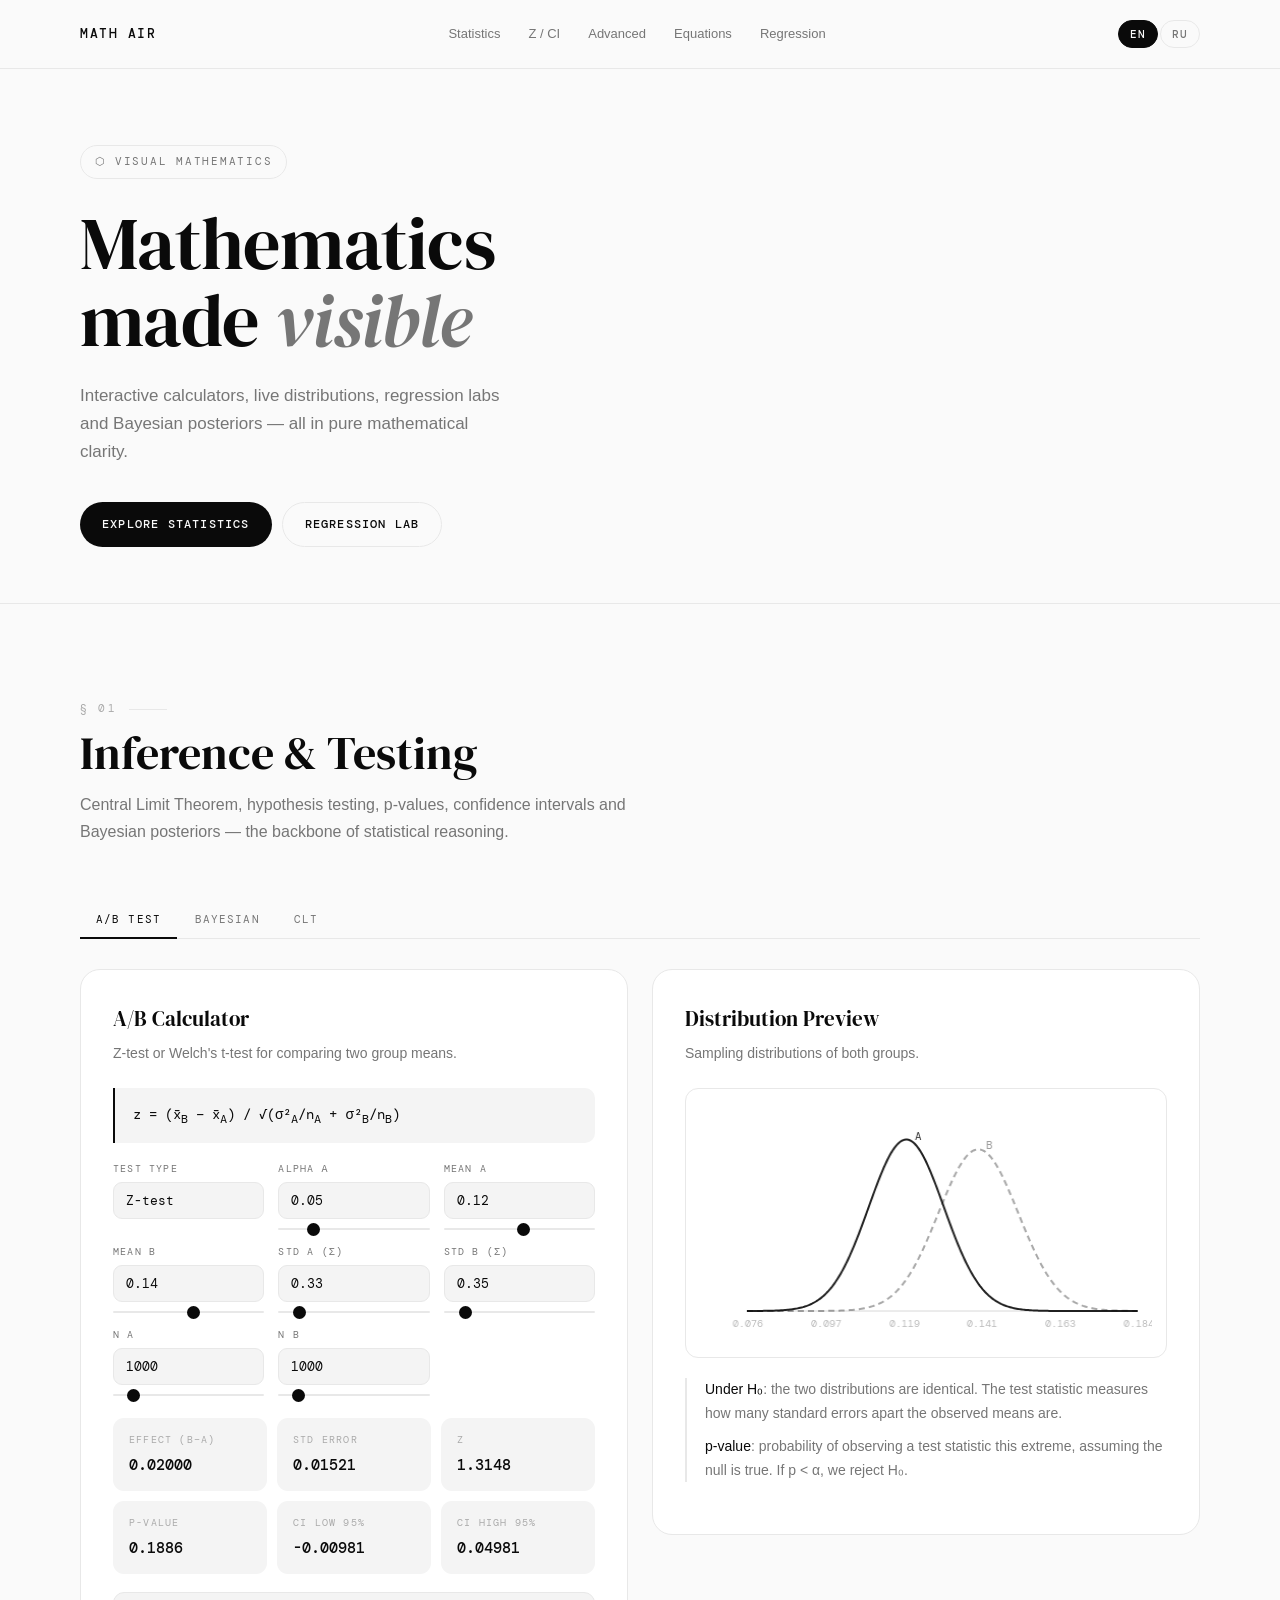
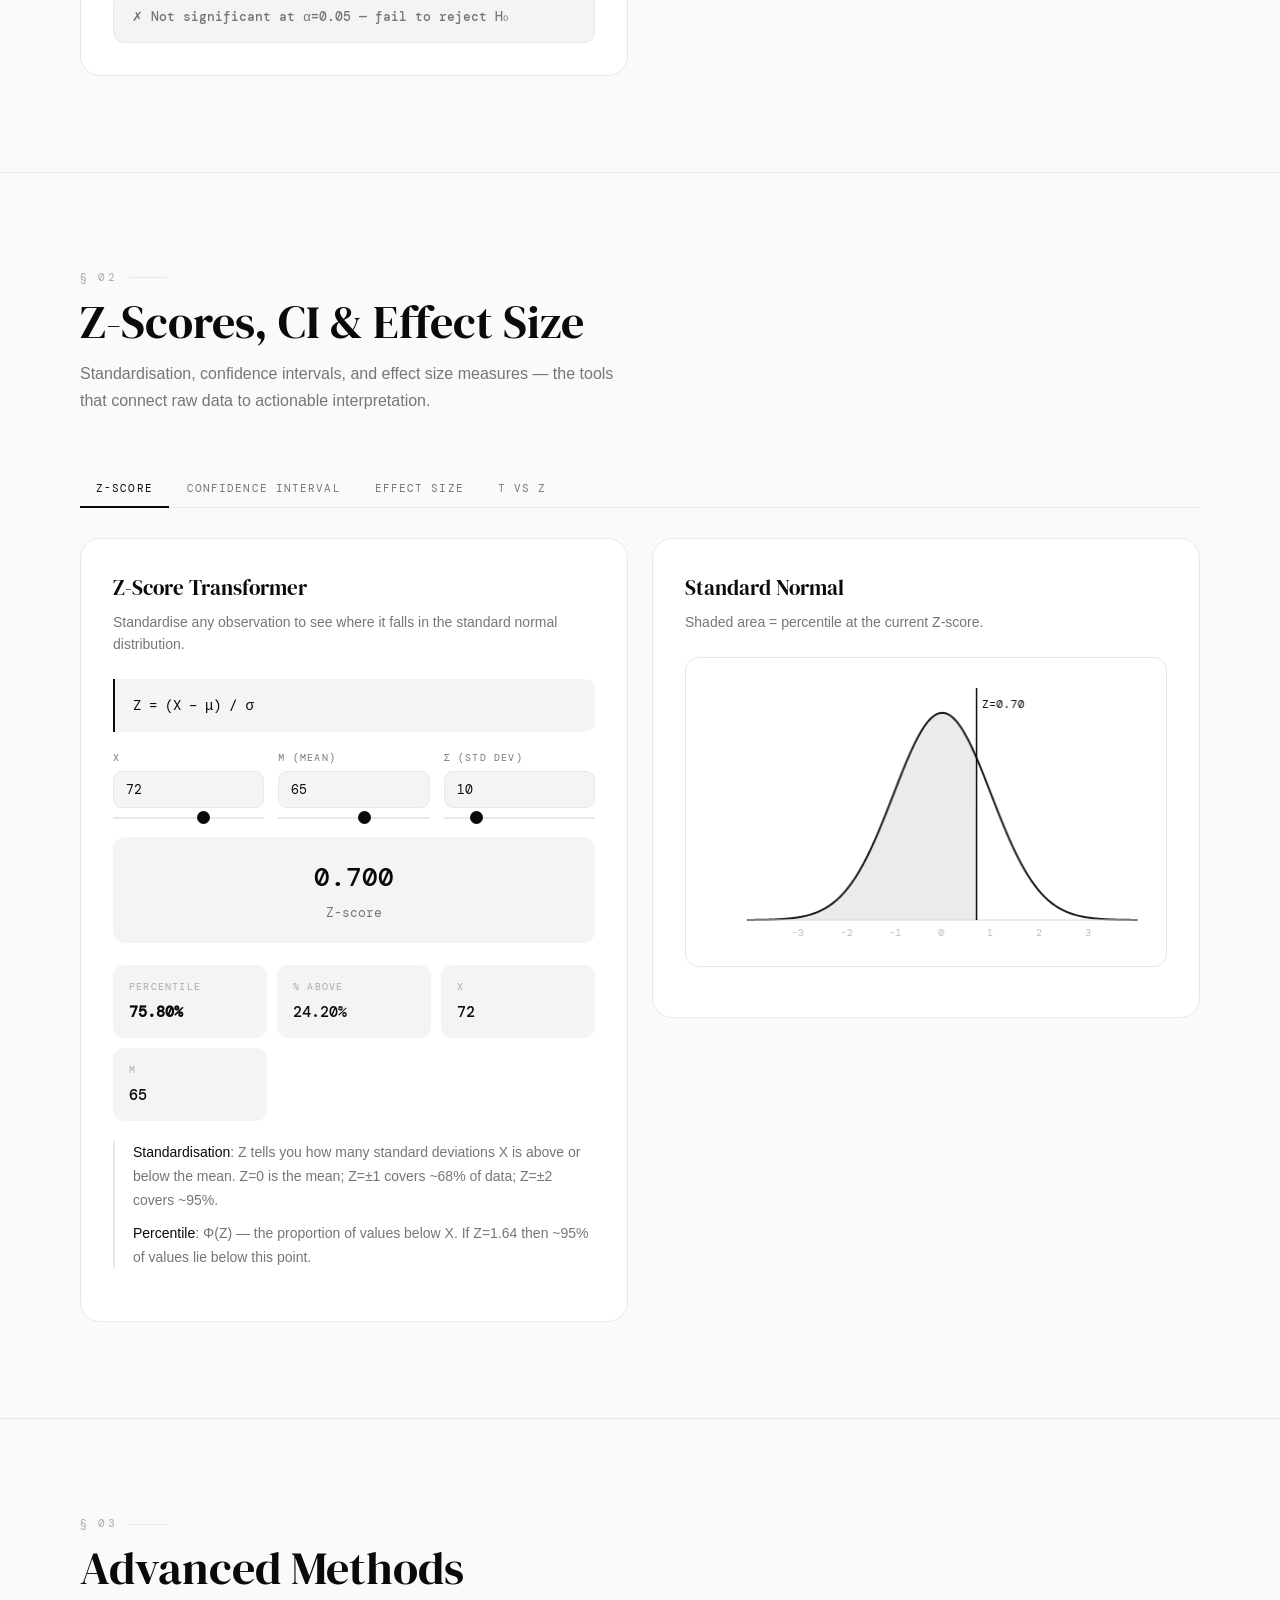
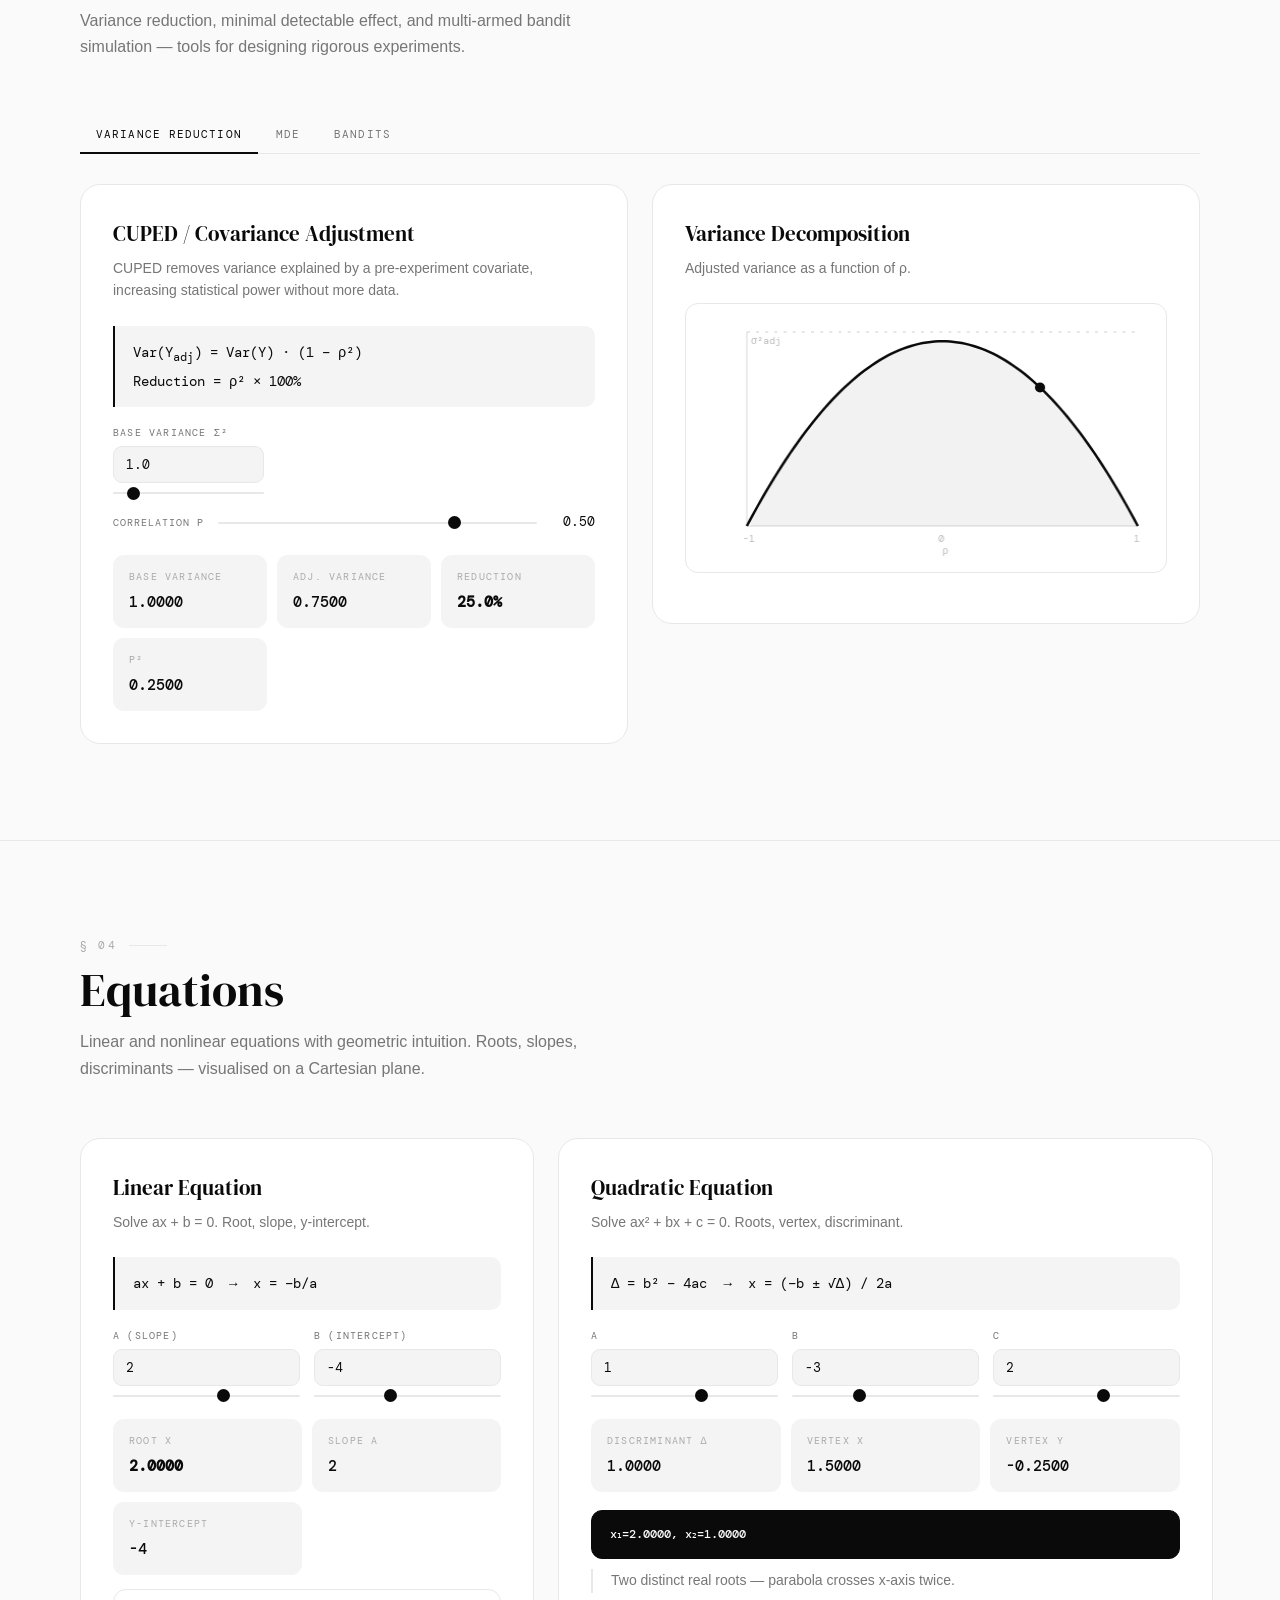
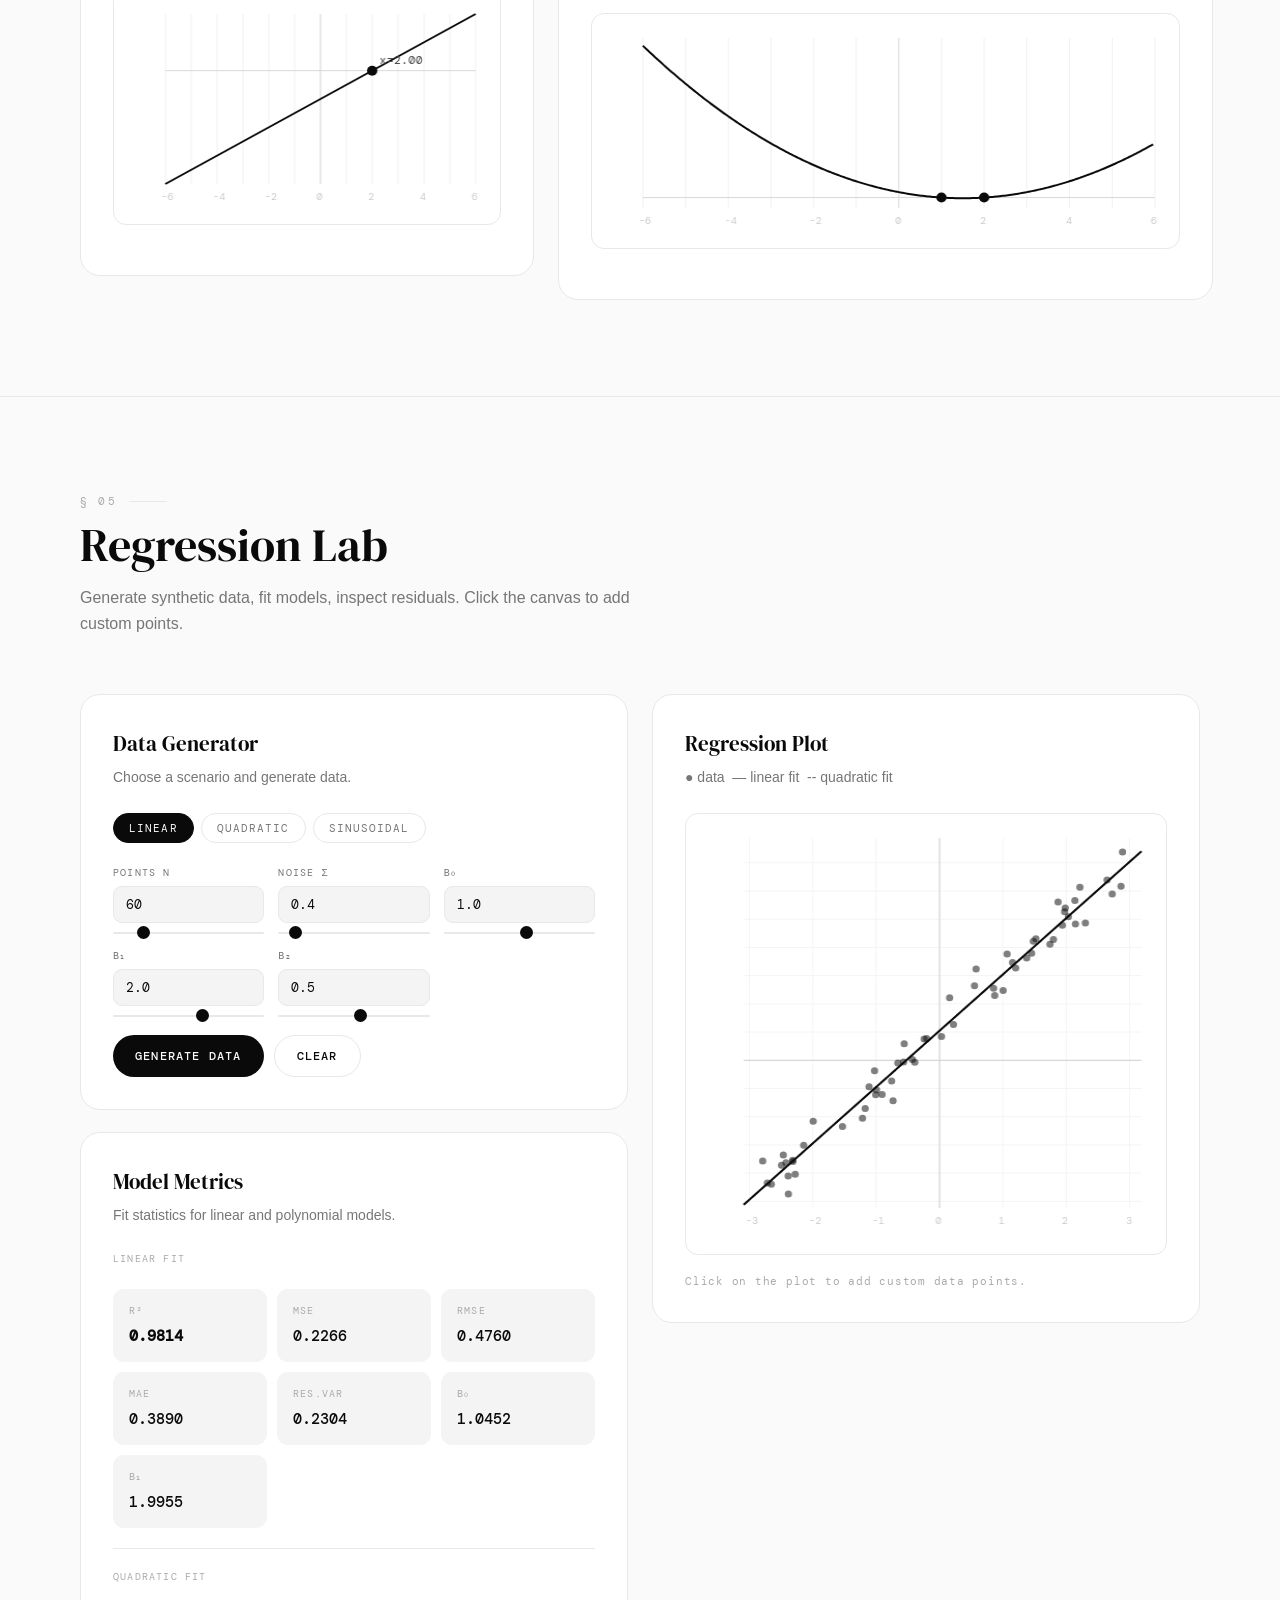
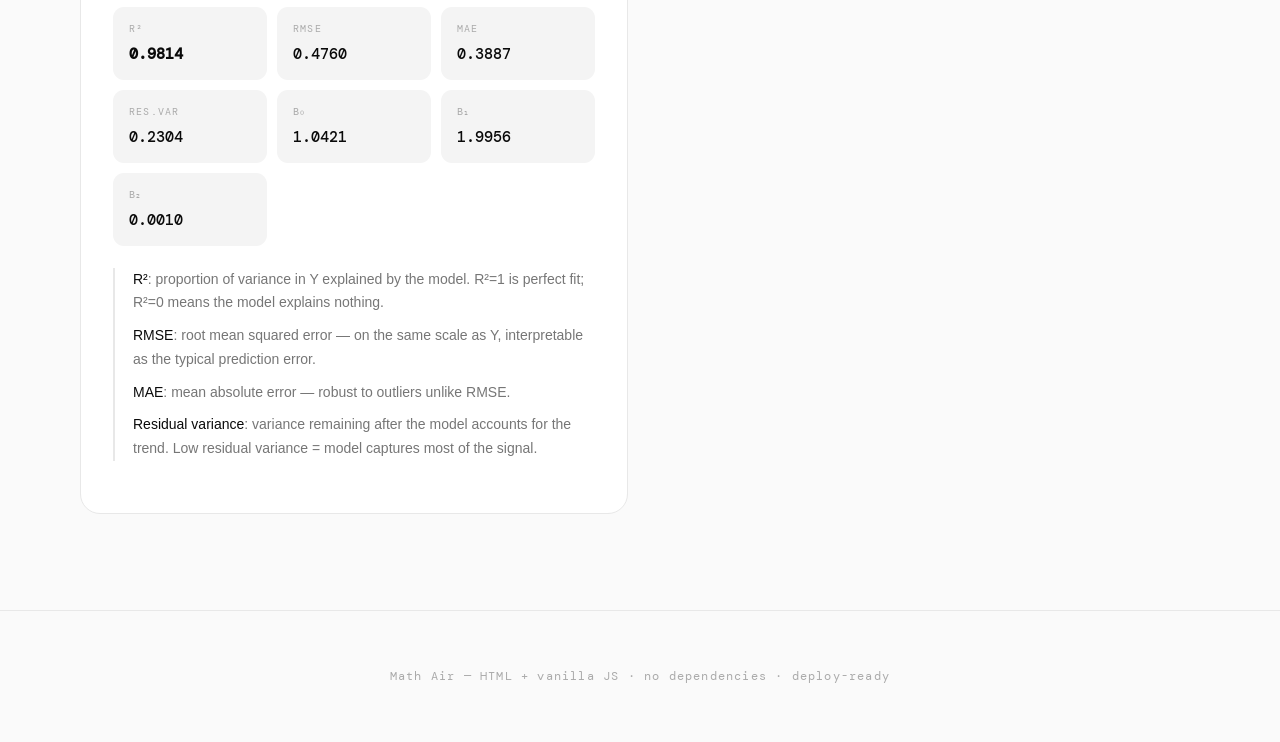
<file: index_1.html>
<!DOCTYPE html>
<html lang="en" id="root">
<head>
<meta charset="UTF-8"/>
<meta name="viewport" content="width=device-width,initial-scale=1.0"/>
<title>Math Air — Visual Mathematics</title>
<link rel="preconnect" href="https://fonts.googleapis.com"/>
<link rel="preconnect" href="https://fonts.gstatic.com" crossorigin/>
<link href="https://fonts.googleapis.com/css2?family=DM+Serif+Display:ital@0;1&family=DM+Mono:wght@300;400;500&display=swap" rel="stylesheet"/>
<style>
/* ============================================================  TOKENS  */
:root {
  --bg:#fafafa; --surface:#fff; --fg:#0a0a0a; --muted:#767676;
  --subtle:#aaa; --line:#e8e8e8; --soft:#f4f4f4;
  --radius:20px; --max:1200px;
  --mono:'DM Mono','Courier New',monospace;
  --serif:'DM Serif Display',Georgia,serif;
  --sans:-apple-system,BlinkMacSystemFont,'Segoe UI',sans-serif;
}
*,*::before,*::after{box-sizing:border-box;margin:0;padding:0}
html{scroll-behavior:smooth}
body{font-family:var(--sans);background:var(--bg);color:var(--fg);
  -webkit-font-smoothing:antialiased;line-height:1.6}

/* ============================================================  LAYOUT  */
.wrap{max-width:var(--max);margin:0 auto;padding:0 40px}
@media(max-width:768px){.wrap{padding:0 18px}}
section{padding:96px 0}
section+section{border-top:1px solid var(--line)}
.two-col{display:grid;grid-template-columns:1fr 1fr;gap:24px;align-items:start}
.three-col{display:grid;grid-template-columns:repeat(3,1fr);gap:24px}
@media(max-width:900px){.two-col,.three-col{grid-template-columns:1fr}}

/* ============================================================  NAV  */
.topbar{position:sticky;top:0;z-index:100;background:rgba(250,250,250,.9);
  backdrop-filter:blur(20px) saturate(180%);border-bottom:1px solid var(--line)}
.topbar-inner{display:flex;justify-content:space-between;align-items:center;min-height:68px;gap:16px}
.brand{font-family:var(--mono);font-size:13px;font-weight:500;letter-spacing:.12em;
  text-transform:uppercase;text-decoration:none;color:var(--fg);white-space:nowrap}
.nav{display:flex;gap:2px;flex:1;justify-content:center;flex-wrap:wrap}
.nav a{font-size:13px;color:var(--muted);text-decoration:none;padding:7px 13px;
  border-radius:999px;transition:background .15s,color .15s}
.nav a:hover{background:var(--soft);color:var(--fg)}

/* Language switcher */
.lang-sw{display:flex;gap:2px;align-items:center;flex-shrink:0}
.lang-btn{font-family:var(--mono);font-size:11px;font-weight:500;letter-spacing:.1em;
  text-transform:uppercase;padding:6px 11px;border-radius:999px;border:1px solid var(--line);
  background:none;cursor:pointer;color:var(--muted);transition:all .15s}
.lang-btn.active{background:var(--fg);color:var(--bg);border-color:var(--fg)}

/* ============================================================  HERO  */
.hero{padding:76px 0 56px;overflow:hidden}
.hero-inner{display:grid;grid-template-columns:1fr 1fr;gap:56px;align-items:center}
@media(max-width:900px){.hero-inner{grid-template-columns:1fr}}
.hero-eyebrow{display:inline-flex;align-items:center;gap:8px;font-family:var(--mono);
  font-size:11px;letter-spacing:.16em;text-transform:uppercase;color:var(--muted);
  padding:7px 14px;border:1px solid var(--line);border-radius:999px;margin-bottom:26px}
.hero-title{font-family:var(--serif);font-size:clamp(42px,6vw,74px);line-height:1.05;
  font-weight:400;margin-bottom:22px;letter-spacing:-.01em}
.hero-title em{font-style:italic;color:var(--muted)}
.hero-sub{font-size:17px;color:var(--muted);line-height:1.65;max-width:420px;margin-bottom:36px}
.hero-actions{display:flex;gap:10px;flex-wrap:wrap}
.btn{display:inline-flex;align-items:center;gap:7px;font-family:var(--mono);font-size:12px;
  font-weight:500;letter-spacing:.1em;text-transform:uppercase;text-decoration:none;
  padding:12px 22px;border-radius:999px;transition:all .18s;cursor:pointer;border:none}
.btn-primary{background:var(--fg);color:var(--bg)}
.btn-primary:hover{background:#333}
.btn-outline{background:transparent;color:var(--fg);border:1px solid var(--line)}
.btn-outline:hover{background:var(--soft);border-color:#ccc}
.hero-visual{height:400px;position:relative}
#heroCanvas{width:100%;height:100%}

/* ============================================================  SECTIONS  */
.section-label{font-family:var(--mono);font-size:11px;font-weight:400;letter-spacing:.2em;
  text-transform:uppercase;color:var(--subtle);margin-bottom:10px;
  display:flex;align-items:center;gap:12px}
.section-label::after{content:'';display:block;height:1px;width:38px;background:var(--line)}
.section-title{font-family:var(--serif);font-size:clamp(28px,4vw,46px);
  line-height:1.1;font-weight:400;margin-bottom:14px}
.section-desc{font-size:16px;color:var(--muted);max-width:560px;line-height:1.65;margin-bottom:56px}

/* ============================================================  CARDS  */
.card{background:var(--surface);border:1px solid var(--line);border-radius:var(--radius);padding:32px}
.card-title{font-family:var(--serif);font-size:21px;font-weight:400;margin-bottom:6px}
.card-desc{font-size:14px;color:var(--muted);line-height:1.6;margin-bottom:24px}
.formula{font-family:var(--mono);font-size:14px;background:var(--soft);
  border-left:2px solid var(--fg);padding:13px 18px;border-radius:0 10px 10px 0;
  margin:18px 0;color:var(--fg);line-height:1.9}

/* ============================================================  INPUTS  */
.input-grid{display:grid;grid-template-columns:repeat(auto-fill,minmax(140px,1fr));gap:14px;margin-bottom:18px}
.input-group{display:flex;flex-direction:column;gap:5px}
.input-group label{font-family:var(--mono);font-size:10px;font-weight:400;
  letter-spacing:.12em;text-transform:uppercase;color:var(--muted)}
.input-group input[type=number],.input-group select{
  font-family:var(--mono);font-size:13px;background:var(--soft);
  border:1px solid var(--line);border-radius:9px;padding:9px 12px;
  color:var(--fg);outline:none;transition:border-color .15s;
  -webkit-appearance:none;appearance:none}
.input-group input[type=number]:focus,.input-group select:focus{border-color:var(--fg)}

/* Slider under input */
.input-group input[type=range]{
  -webkit-appearance:none;appearance:none;width:100%;height:2px;
  background:var(--line);border-radius:2px;outline:none;margin-top:4px;cursor:pointer}
.input-group input[type=range]::-webkit-slider-thumb{
  -webkit-appearance:none;width:13px;height:13px;background:var(--fg);
  border-radius:50%;cursor:pointer;transition:transform .12s}
.input-group input[type=range]::-webkit-slider-thumb:hover{transform:scale(1.3)}
.input-group input[type=range]::-moz-range-thumb{width:13px;height:13px;background:var(--fg);
  border:none;border-radius:50%;cursor:pointer}

/* Standalone range row (VR) */
.range-row{display:flex;align-items:center;gap:14px;margin:8px 0}
.range-row label{font-family:var(--mono);font-size:10px;letter-spacing:.1em;text-transform:uppercase;color:var(--muted);min-width:90px}
.range-row input[type=range]{flex:1;-webkit-appearance:none;appearance:none;height:2px;background:var(--line);border-radius:2px;outline:none;cursor:pointer}
.range-row input[type=range]::-webkit-slider-thumb{-webkit-appearance:none;width:13px;height:13px;background:var(--fg);border-radius:50%;cursor:pointer}
.range-row .range-val{font-family:var(--mono);font-size:13px;min-width:44px;text-align:right;color:var(--fg)}

/* ============================================================  RESULTS  */
.result-grid{display:grid;grid-template-columns:repeat(auto-fill,minmax(150px,1fr));gap:10px;margin-top:22px}
.result-item{background:var(--soft);border-radius:11px;padding:14px 16px}
.result-label{font-family:var(--mono);font-size:10px;font-weight:400;letter-spacing:.12em;
  text-transform:uppercase;color:var(--subtle);margin-bottom:5px}
.result-value{font-family:var(--mono);font-size:15px;font-weight:500;color:var(--fg)}
.result-value.sig{font-weight:600}
.verdict{margin-top:18px;padding:14px 18px;border-radius:11px;font-family:var(--mono);
  font-size:13px;font-weight:500;border:1px solid}
.verdict.yes{background:var(--fg);color:var(--bg);border-color:var(--fg)}
.verdict.no{background:var(--soft);color:var(--muted);border-color:var(--line)}

/* ============================================================  CHARTS  */
.chart-wrap{position:relative;background:var(--surface);border:1px solid var(--line);
  border-radius:13px;padding:18px;margin:18px 0}
.chart-wrap canvas{display:block;width:100%!important}

/* ============================================================  TABS  */
.tabs{display:flex;gap:2px;margin-bottom:30px;border-bottom:1px solid var(--line);flex-wrap:wrap}
.tab-btn{font-family:var(--mono);font-size:11px;font-weight:400;letter-spacing:.1em;
  text-transform:uppercase;color:var(--muted);background:none;border:none;cursor:pointer;
  padding:11px 16px;border-bottom:2px solid transparent;transition:color .15s,border-color .15s;
  margin-bottom:-1px}
.tab-btn.active{color:var(--fg);border-bottom-color:var(--fg)}
.tab-panel{display:none}
.tab-panel.active{display:block}

/* ============================================================  MISC  */
.info-block{border-left:2px solid var(--line);padding:0 0 0 18px;margin:20px 0}
.info-block p{font-size:14px;color:var(--muted);line-height:1.7;margin-bottom:9px}
.info-block p:last-child{margin-bottom:0}
.info-block strong{color:var(--fg);font-weight:500}
.divider{height:1px;background:var(--line);margin:36px 0}
.arm-bar{margin:9px 0}
.arm-bar-label{font-family:var(--mono);font-size:12px;color:var(--muted);margin-bottom:4px;display:flex;justify-content:space-between}
.arm-bar-track{height:7px;background:var(--soft);border-radius:4px;overflow:hidden}
.arm-bar-fill{height:100%;background:var(--fg);border-radius:4px;transition:width .3s}
.scenario-btns{display:flex;gap:7px;flex-wrap:wrap;margin-bottom:22px}
.scenario-btn{font-family:var(--mono);font-size:11px;letter-spacing:.1em;text-transform:uppercase;
  padding:7px 15px;border-radius:999px;border:1px solid var(--line);background:none;
  cursor:pointer;color:var(--muted);transition:all .15s}
.scenario-btn.active{background:var(--fg);color:var(--bg);border-color:var(--fg)}
#regressionCanvas{cursor:crosshair}

footer{padding:56px 0;border-top:1px solid var(--line);text-align:center}
footer p{font-family:var(--mono);font-size:12px;color:var(--subtle);letter-spacing:.1em}

@keyframes fadeUp{from{opacity:0;transform:translateY(14px)}to{opacity:1;transform:translateY(0)}}
.hero-inner>*{animation:fadeUp .55s ease both}
.hero-inner>*:nth-child(2){animation-delay:.1s}

/* Shared z-score highlight */
.z-highlight{font-family:var(--mono);font-size:26px;font-weight:500;
  text-align:center;padding:20px;background:var(--soft);border-radius:12px;margin:16px 0}
.z-highlight span{font-size:13px;font-weight:400;color:var(--muted);display:block;margin-top:4px}
</style>
</head>
<body>

<!-- ======================================================  NAV  -->
<header class="topbar">
  <div class="wrap">
    <div class="topbar-inner">
      <a class="brand" href="#">Math Air</a>
      <nav class="nav">
        <a href="#stats" data-i18n="nav_stats">Statistics</a>
        <a href="#zci"   data-i18n="nav_zci">Z / CI</a>
        <a href="#advanced" data-i18n="nav_adv">Advanced</a>
        <a href="#equations" data-i18n="nav_eq">Equations</a>
        <a href="#regression" data-i18n="nav_reg">Regression</a>
      </nav>
      <div class="lang-sw">
        <button class="lang-btn active" onclick="setLang('en')">EN</button>
        <button class="lang-btn" onclick="setLang('ru')">RU</button>
      </div>
    </div>
  </div>
</header>

<!-- ======================================================  HERO  -->
<section class="hero" id="top">
  <div class="wrap">
    <div class="hero-inner">
      <div>
        <div class="hero-eyebrow"><span>⬡</span> <span data-i18n="hero_eyebrow">Visual Mathematics</span></div>
        <h1 class="hero-title" data-i18n="hero_title_html">Mathematics<br/>made <em>visible</em></h1>
        <p class="hero-sub" data-i18n="hero_sub">Interactive calculators, live distributions, regression labs and Bayesian posteriors — all in pure mathematical clarity.</p>
        <div class="hero-actions">
          <a class="btn btn-primary" href="#stats" data-i18n="hero_cta1">Explore Statistics</a>
          <a class="btn btn-outline" href="#regression" data-i18n="hero_cta2">Regression Lab</a>
        </div>
      </div>
      <div class="hero-visual"><canvas id="heroCanvas"></canvas></div>
    </div>
  </div>
</section>

<!-- ======================================================  STATS  -->
<section id="stats">
  <div class="wrap">
    <div class="section-label">§ 01</div>
    <h2 class="section-title" data-i18n="s1_title">Inference &amp; Testing</h2>
    <p class="section-desc" data-i18n="s1_desc">Central Limit Theorem, hypothesis testing, p-values, confidence intervals and Bayesian posteriors — the backbone of statistical reasoning.</p>

    <div class="tabs">
      <button class="tab-btn active" onclick="switchTab('s','abt',this)" data-i18n="tab_ab">A/B Test</button>
      <button class="tab-btn" onclick="switchTab('s','bayes',this)" data-i18n="tab_bayes">Bayesian</button>
      <button class="tab-btn" onclick="switchTab('s','clt',this)" data-i18n="tab_clt">CLT</button>
    </div>

    <!-- ── A/B TEST ── -->
    <div id="s-abt" class="tab-panel active">
      <div class="two-col">
        <div class="card">
          <div class="card-title" data-i18n="ab_title">A/B Calculator</div>
          <div class="card-desc" data-i18n="ab_desc">Z-test or Welch's t-test for comparing two group means.</div>
          <div class="formula">z = (x̄<sub>B</sub> − x̄<sub>A</sub>) / √(σ²<sub>A</sub>/n<sub>A</sub> + σ²<sub>B</sub>/n<sub>B</sub>)</div>

          <div class="input-grid">
            <div class="input-group">
              <label data-i18n="ab_type">Test type</label>
              <select id="ab-type" onchange="calcAB()">
                <option value="z">Z-test</option>
                <option value="t">Welch t-test</option>
              </select>
            </div>
            <div class="input-group">
              <label data-i18n="ab_alpha">Alpha α</label>
              <input type="number" id="ab-alpha" value="0.05" step="0.01" min="0.001" max="0.2" oninput="syncNR('ab-alpha');calcAB()"/>
              <input type="range" id="ab-alpha-r" min="0.01" max="0.2" step="0.01" value="0.05" oninput="syncRN('ab-alpha');calcAB()"/>
            </div>
            <div class="input-group">
              <label data-i18n="lbl_mean_a">Mean A</label>
              <input type="number" id="ab-ma" value="0.12" step="0.01" oninput="syncNR('ab-ma');calcAB()"/>
              <input type="range" id="ab-ma-r" min="-2" max="2" step="0.01" value="0.12" oninput="syncRN('ab-ma');calcAB()"/>
            </div>
            <div class="input-group">
              <label data-i18n="lbl_mean_b">Mean B</label>
              <input type="number" id="ab-mb" value="0.14" step="0.01" oninput="syncNR('ab-mb');calcAB()"/>
              <input type="range" id="ab-mb-r" min="-2" max="2" step="0.01" value="0.14" oninput="syncRN('ab-mb');calcAB()"/>
            </div>
            <div class="input-group">
              <label data-i18n="lbl_std_a">Std A (σ)</label>
              <input type="number" id="ab-sa" value="0.33" step="0.01" min="0.001" oninput="syncNR('ab-sa');calcAB()"/>
              <input type="range" id="ab-sa-r" min="0.01" max="3" step="0.01" value="0.33" oninput="syncRN('ab-sa');calcAB()"/>
            </div>
            <div class="input-group">
              <label data-i18n="lbl_std_b">Std B (σ)</label>
              <input type="number" id="ab-sb" value="0.35" step="0.01" min="0.001" oninput="syncNR('ab-sb');calcAB()"/>
              <input type="range" id="ab-sb-r" min="0.01" max="3" step="0.01" value="0.35" oninput="syncRN('ab-sb');calcAB()"/>
            </div>
            <div class="input-group">
              <label data-i18n="lbl_n_a">n A</label>
              <input type="number" id="ab-na" value="1000" step="50" min="2" oninput="syncNR('ab-na');calcAB()"/>
              <input type="range" id="ab-na-r" min="10" max="10000" step="50" value="1000" oninput="syncRN('ab-na');calcAB()"/>
            </div>
            <div class="input-group">
              <label data-i18n="lbl_n_b">n B</label>
              <input type="number" id="ab-nb" value="1000" step="50" min="2" oninput="syncNR('ab-nb');calcAB()"/>
              <input type="range" id="ab-nb-r" min="10" max="10000" step="50" value="1000" oninput="syncRN('ab-nb');calcAB()"/>
            </div>
          </div>

          <div id="ab-results"></div>
        </div>

        <div class="card">
          <div class="card-title" data-i18n="ab_chart_title">Distribution Preview</div>
          <div class="card-desc" data-i18n="ab_chart_desc">Sampling distributions of both groups.</div>
          <div class="chart-wrap" style="padding:14px"><canvas id="abChart" height="240"></canvas></div>
          <div class="info-block">
            <p><strong data-i18n="ab_info1_h">Under H₀</strong>: <span data-i18n="ab_info1_b">the two distributions are identical. The test statistic measures how many standard errors apart the observed means are.</span></p>
            <p><strong>p-value</strong>: <span data-i18n="ab_info2_b">probability of observing a test statistic this extreme, assuming the null is true. If p &lt; α, we reject H₀.</span></p>
          </div>
        </div>
      </div>
    </div>

    <!-- ── BAYESIAN ── -->
    <div id="s-bayes" class="tab-panel">
      <div class="two-col">
        <div class="card">
          <div class="card-title" data-i18n="bayes_title">Beta-Binomial Posterior</div>
          <div class="card-desc" data-i18n="bayes_desc">Bayesian inference for conversion rates using a Beta prior.</div>
          <div class="formula">p | data ~ Beta(α₀ + k,  β₀ + n − k)</div>
          <div class="input-grid">
            <div class="input-group">
              <label data-i18n="lbl_conv_a">Conv A</label>
              <input type="number" id="by-ca" value="120" oninput="syncNR('by-ca');calcBayes()"/>
              <input type="range" id="by-ca-r" min="1" max="2000" step="1" value="120" oninput="syncRN('by-ca');calcBayes()"/>
            </div>
            <div class="input-group">
              <label data-i18n="lbl_trials_a">Trials A</label>
              <input type="number" id="by-ta" value="1000" oninput="syncNR('by-ta');calcBayes()"/>
              <input type="range" id="by-ta-r" min="10" max="10000" step="10" value="1000" oninput="syncRN('by-ta');calcBayes()"/>
            </div>
            <div class="input-group">
              <label data-i18n="lbl_conv_b">Conv B</label>
              <input type="number" id="by-cb" value="140" oninput="syncNR('by-cb');calcBayes()"/>
              <input type="range" id="by-cb-r" min="1" max="2000" step="1" value="140" oninput="syncRN('by-cb');calcBayes()"/>
            </div>
            <div class="input-group">
              <label data-i18n="lbl_trials_b">Trials B</label>
              <input type="number" id="by-tb" value="1000" oninput="syncNR('by-tb');calcBayes()"/>
              <input type="range" id="by-tb-r" min="10" max="10000" step="10" value="1000" oninput="syncRN('by-tb');calcBayes()"/>
            </div>
            <div class="input-group">
              <label data-i18n="lbl_prior_a">Prior α</label>
              <input type="number" id="by-pa" value="1" step="0.5" min="0.1" oninput="syncNR('by-pa');calcBayes()"/>
              <input type="range" id="by-pa-r" min="0.1" max="20" step="0.1" value="1" oninput="syncRN('by-pa');calcBayes()"/>
            </div>
            <div class="input-group">
              <label data-i18n="lbl_prior_b">Prior β</label>
              <input type="number" id="by-pb" value="1" step="0.5" min="0.1" oninput="syncNR('by-pb');calcBayes()"/>
              <input type="range" id="by-pb-r" min="0.1" max="20" step="0.1" value="1" oninput="syncRN('by-pb');calcBayes()"/>
            </div>
          </div>
          <div id="bayes-results"></div>
        </div>
        <div class="card">
          <div class="card-title" data-i18n="bayes_chart_title">Posterior Curves</div>
          <div class="card-desc" data-i18n="bayes_chart_desc">Beta distributions after observing data.</div>
          <div class="chart-wrap" style="padding:14px"><canvas id="bayesChart" height="260"></canvas></div>
          <div class="info-block">
            <p><strong data-i18n="bayes_info1_h">Posterior mean</strong>: <span data-i18n="bayes_info1_b">(α₀ + k)/(α₀ + β₀ + n) — the best estimate of the true conversion rate.</span></p>
            <p><strong>P(B&gt;A)</strong>: <span data-i18n="bayes_info2_b">estimated via Monte Carlo sampling from both posteriors.</span></p>
          </div>
        </div>
      </div>
    </div>

    <!-- ── CLT ── -->
    <div id="s-clt" class="tab-panel">
      <div class="card">
        <div class="card-title" data-i18n="clt_title">Central Limit Theorem — Live Simulation</div>
        <div class="card-desc" data-i18n="clt_desc">Sample means from any distribution converge to a Normal as n grows. Watch the sampling distribution emerge in real time.</div>
        <div class="formula">X̄ ~ N(μ, σ²/n)&nbsp;&nbsp;&nbsp;as n → ∞</div>
        <div class="input-grid">
          <div class="input-group">
            <label data-i18n="lbl_population">Population</label>
            <select id="clt-dist" onchange="runCLT()">
              <option value="uniform" data-i18n="opt_uniform">Uniform [0,1]</option>
              <option value="exp" data-i18n="opt_exp">Exponential(1)</option>
              <option value="bimodal" data-i18n="opt_bimodal">Bimodal</option>
              <option value="skew" data-i18n="opt_skew">Right-Skewed</option>
            </select>
          </div>
          <div class="input-group">
            <label data-i18n="lbl_sample_n">Sample size n</label>
            <input type="number" id="clt-n" value="30" min="1" max="500" oninput="syncNR('clt-n');runCLT()"/>
            <input type="range" id="clt-n-r" min="1" max="200" step="1" value="30" oninput="syncRN('clt-n');runCLT()"/>
          </div>
          <div class="input-group">
            <label data-i18n="lbl_sims">Simulations</label>
            <input type="number" id="clt-sims" value="2000" min="100" max="10000" oninput="syncNR('clt-sims');runCLT()"/>
            <input type="range" id="clt-sims-r" min="100" max="5000" step="100" value="2000" oninput="syncRN('clt-sims');runCLT()"/>
          </div>
        </div>
        <div class="two-col" style="margin-top:20px">
          <div>
            <div style="font-family:var(--mono);font-size:10px;letter-spacing:.12em;text-transform:uppercase;color:var(--subtle);margin-bottom:8px" data-i18n="clt_pop_label">Population distribution</div>
            <div class="chart-wrap" style="padding:12px"><canvas id="cltPopChart" height="170"></canvas></div>
          </div>
          <div>
            <div style="font-family:var(--mono);font-size:10px;letter-spacing:.12em;text-transform:uppercase;color:var(--subtle);margin-bottom:8px" data-i18n="clt_samp_label">Sampling distribution of X̄</div>
            <div class="chart-wrap" style="padding:12px"><canvas id="cltSampChart" height="170"></canvas></div>
          </div>
        </div>
      </div>
    </div>
  </div>
</section>

<!-- ======================================================  Z / CI  -->
<section id="zci">
  <div class="wrap">
    <div class="section-label">§ 02</div>
    <h2 class="section-title" data-i18n="s2_title">Z-Scores, CI &amp; Effect Size</h2>
    <p class="section-desc" data-i18n="s2_desc">Standardisation, confidence intervals, and effect size measures — the tools that connect raw data to actionable interpretation.</p>

    <div class="tabs">
      <button class="tab-btn active" onclick="switchTab('z','zscore',this)" data-i18n="tab_zscore">Z-Score</button>
      <button class="tab-btn" onclick="switchTab('z','ci',this)" data-i18n="tab_ci">Confidence Interval</button>
      <button class="tab-btn" onclick="switchTab('z','effect',this)" data-i18n="tab_effect">Effect Size</button>
      <button class="tab-btn" onclick="switchTab('z','tdist',this)" data-i18n="tab_tdist">t vs Z</button>
    </div>

    <!-- ── Z-SCORE ── -->
    <div id="z-zscore" class="tab-panel active">
      <div class="two-col">
        <div class="card">
          <div class="card-title" data-i18n="zs_title">Z-Score Transformer</div>
          <div class="card-desc" data-i18n="zs_desc">Standardise any observation to see where it falls in the standard normal distribution.</div>
          <div class="formula">Z = (X − μ) / σ</div>
          <div class="input-grid">
            <div class="input-group">
              <label>X</label>
              <input type="number" id="zs-x" value="72" step="1" oninput="syncNR('zs-x');calcZScore()"/>
              <input type="range" id="zs-x-r" min="-50" max="150" step="1" value="72" oninput="syncRN('zs-x');calcZScore()"/>
            </div>
            <div class="input-group">
              <label>μ (mean)</label>
              <input type="number" id="zs-mu" value="65" step="1" oninput="syncNR('zs-mu');calcZScore()"/>
              <input type="range" id="zs-mu-r" min="-50" max="150" step="1" value="65" oninput="syncRN('zs-mu');calcZScore()"/>
            </div>
            <div class="input-group">
              <label>σ (std dev)</label>
              <input type="number" id="zs-sigma" value="10" step="0.5" min="0.1" oninput="syncNR('zs-sigma');calcZScore()"/>
              <input type="range" id="zs-sigma-r" min="0.5" max="50" step="0.5" value="10" oninput="syncRN('zs-sigma');calcZScore()"/>
            </div>
          </div>
          <div id="zs-results"></div>
          <div class="info-block">
            <p><strong data-i18n="zs_info1_h">Standardisation</strong>: <span data-i18n="zs_info1_b">Z tells you how many standard deviations X is above or below the mean. Z=0 is the mean; Z=±1 covers ~68% of data; Z=±2 covers ~95%.</span></p>
            <p><strong data-i18n="zs_info2_h">Percentile</strong>: <span data-i18n="zs_info2_b">Φ(Z) — the proportion of values below X. If Z=1.64 then ~95% of values lie below this point.</span></p>
          </div>
        </div>
        <div class="card">
          <div class="card-title" data-i18n="zs_chart_title">Standard Normal</div>
          <div class="card-desc" data-i18n="zs_chart_desc">Shaded area = percentile at the current Z-score.</div>
          <div class="chart-wrap" style="padding:14px"><canvas id="zscoreChart" height="280"></canvas></div>
        </div>
      </div>
    </div>

    <!-- ── CONFIDENCE INTERVAL ── -->
    <div id="z-ci" class="tab-panel">
      <div class="two-col">
        <div class="card">
          <div class="card-title" data-i18n="ci_title">CI Calculator</div>
          <div class="card-desc" data-i18n="ci_desc">Confidence interval for a population mean. Choose known σ (Z-interval) or estimated s (t-interval).</div>
          <div class="formula">CI = x̄ ± z*·(σ/√n) &nbsp;or&nbsp; x̄ ± t*·(s/√n)</div>
          <div class="input-grid">
            <div class="input-group">
              <label data-i18n="ci_mode">Mode</label>
              <select id="ci-mode" onchange="calcCI()">
                <option value="z" data-i18n="ci_mode_z">Z (known σ)</option>
                <option value="t" data-i18n="ci_mode_t">t (estimated s)</option>
              </select>
            </div>
            <div class="input-group">
              <label>x̄ <span data-i18n="lbl_sample_mean">(sample mean)</span></label>
              <input type="number" id="ci-xbar" value="52.3" step="0.1" oninput="syncNR('ci-xbar');calcCI()"/>
              <input type="range" id="ci-xbar-r" min="-100" max="200" step="0.1" value="52.3" oninput="syncRN('ci-xbar');calcCI()"/>
            </div>
            <div class="input-group">
              <label>σ / s</label>
              <input type="number" id="ci-s" value="8.4" step="0.1" min="0.01" oninput="syncNR('ci-s');calcCI()"/>
              <input type="range" id="ci-s-r" min="0.1" max="100" step="0.1" value="8.4" oninput="syncRN('ci-s');calcCI()"/>
            </div>
            <div class="input-group">
              <label>n</label>
              <input type="number" id="ci-n" value="40" min="2" oninput="syncNR('ci-n');calcCI()"/>
              <input type="range" id="ci-n-r" min="2" max="2000" step="1" value="40" oninput="syncRN('ci-n');calcCI()"/>
            </div>
            <div class="input-group">
              <label data-i18n="lbl_conf">Confidence %</label>
              <input type="number" id="ci-conf" value="95" min="50" max="99.9" step="0.5" oninput="syncNR('ci-conf');calcCI()"/>
              <input type="range" id="ci-conf-r" min="50" max="99" step="0.5" value="95" oninput="syncRN('ci-conf');calcCI()"/>
            </div>
          </div>
          <div id="ci-results"></div>
          <div class="info-block">
            <p><strong data-i18n="ci_info1_h">Interpretation</strong>: <span data-i18n="ci_info1_b">A 95% CI means: if we repeated the experiment many times, ~95% of the computed intervals would contain the true parameter.</span></p>
            <p><strong data-i18n="ci_info2_h">Margin of Error</strong>: <span data-i18n="ci_info2_b">Half-width of the CI. Decreases as n grows (∝ 1/√n) or as confidence level drops.</span></p>
          </div>
        </div>
        <div class="card">
          <div class="card-title" data-i18n="ci_chart_title">Interval Visualisation</div>
          <div class="card-desc" data-i18n="ci_chart_desc">The interval and how it changes with n.</div>
          <div class="chart-wrap" style="padding:14px"><canvas id="ciChart" height="260"></canvas></div>
          <div class="chart-wrap" style="padding:14px"><canvas id="ciWidthChart" height="160"></canvas></div>
        </div>
      </div>
    </div>

    <!-- ── EFFECT SIZE ── -->
    <div id="z-effect" class="tab-panel">
      <div class="two-col">
        <div class="card">
          <div class="card-title" data-i18n="es_title">Effect Size — Cohen's d &amp; h</div>
          <div class="card-desc" data-i18n="es_desc">Practical significance: how big is the difference in standardised units? Complements the p-value.</div>
          <div class="formula">
            d = (μ₂ − μ₁) / σ_pooled<br/>
            h = 2·arcsin(√p₂) − 2·arcsin(√p₁)
          </div>
          <div class="input-grid">
            <div class="input-group">
              <label>μ₁</label>
              <input type="number" id="es-m1" value="10" step="0.1" oninput="syncNR('es-m1');calcEffect()"/>
              <input type="range" id="es-m1-r" min="-50" max="100" step="0.1" value="10" oninput="syncRN('es-m1');calcEffect()"/>
            </div>
            <div class="input-group">
              <label>μ₂</label>
              <input type="number" id="es-m2" value="12" step="0.1" oninput="syncNR('es-m2');calcEffect()"/>
              <input type="range" id="es-m2-r" min="-50" max="100" step="0.1" value="12" oninput="syncRN('es-m2');calcEffect()"/>
            </div>
            <div class="input-group">
              <label>σ₁</label>
              <input type="number" id="es-s1" value="4" step="0.1" min="0.01" oninput="syncNR('es-s1');calcEffect()"/>
              <input type="range" id="es-s1-r" min="0.1" max="30" step="0.1" value="4" oninput="syncRN('es-s1');calcEffect()"/>
            </div>
            <div class="input-group">
              <label>σ₂</label>
              <input type="number" id="es-s2" value="4" step="0.1" min="0.01" oninput="syncNR('es-s2');calcEffect()"/>
              <input type="range" id="es-s2-r" min="0.1" max="30" step="0.1" value="4" oninput="syncRN('es-s2');calcEffect()"/>
            </div>
            <div class="input-group">
              <label>n₁</label>
              <input type="number" id="es-n1" value="50" min="2" oninput="syncNR('es-n1');calcEffect()"/>
              <input type="range" id="es-n1-r" min="2" max="1000" step="1" value="50" oninput="syncRN('es-n1');calcEffect()"/>
            </div>
            <div class="input-group">
              <label>n₂</label>
              <input type="number" id="es-n2" value="50" min="2" oninput="syncNR('es-n2');calcEffect()"/>
              <input type="range" id="es-n2-r" min="2" max="1000" step="1" value="50" oninput="syncRN('es-n2');calcEffect()"/>
            </div>
            <div class="input-group">
              <label>p₁ <span data-i18n="lbl_prop">(proportion)</span></label>
              <input type="number" id="es-p1" value="0.10" step="0.01" min="0.001" max="0.999" oninput="syncNR('es-p1');calcEffect()"/>
              <input type="range" id="es-p1-r" min="0.001" max="0.999" step="0.001" value="0.10" oninput="syncRN('es-p1');calcEffect()"/>
            </div>
            <div class="input-group">
              <label>p₂ <span data-i18n="lbl_prop">(proportion)</span></label>
              <input type="number" id="es-p2" value="0.13" step="0.01" min="0.001" max="0.999" oninput="syncNR('es-p2');calcEffect()"/>
              <input type="range" id="es-p2-r" min="0.001" max="0.999" step="0.001" value="0.13" oninput="syncRN('es-p2');calcEffect()"/>
            </div>
          </div>
          <div id="es-results"></div>
          <div class="info-block">
            <p><strong data-i18n="es_info1_h">Convention (Cohen, 1988)</strong>: <span data-i18n="es_info1_b">d &lt; 0.2 = negligible · 0.2–0.5 = small · 0.5–0.8 = medium · &gt;0.8 = large.</span></p>
            <p><strong data-i18n="es_info2_h">Why it matters</strong>: <span data-i18n="es_info2_b">Statistical significance (p-value) depends on sample size. Effect size is independent of n — it measures the magnitude of the difference itself.</span></p>
          </div>
        </div>
        <div class="card">
          <div class="card-title" data-i18n="es_chart_title">Distribution Overlap</div>
          <div class="card-desc" data-i18n="es_chart_desc">Visualise how Cohen's d maps to distributional overlap.</div>
          <div class="chart-wrap" style="padding:14px"><canvas id="effectChart" height="280"></canvas></div>
        </div>
      </div>
    </div>

    <!-- ── T vs Z ── -->
    <div id="z-tdist" class="tab-panel">
      <div class="two-col">
        <div class="card">
          <div class="card-title" data-i18n="tz_title">t-distribution vs Normal</div>
          <div class="card-desc" data-i18n="tz_desc">The t-distribution has heavier tails when df is small. It converges to N(0,1) as df → ∞.</div>
          <div class="formula">
            f(t, ν) ∝ (1 + t²/ν)^(−(ν+1)/2)<br/>
            t → N(0,1) as ν → ∞
          </div>
          <div class="input-grid">
            <div class="input-group">
              <label data-i18n="lbl_df">Degrees of freedom ν</label>
              <input type="number" id="td-df" value="5" min="1" max="500" step="1" oninput="syncNR('td-df');drawTDist()"/>
              <input type="range" id="td-df-r" min="1" max="100" step="1" value="5" oninput="syncRN('td-df');drawTDist()"/>
            </div>
            <div class="input-group">
              <label data-i18n="lbl_alpha">Alpha α (two-sided)</label>
              <input type="number" id="td-alpha" value="0.05" step="0.01" min="0.001" max="0.5" oninput="syncNR('td-alpha');drawTDist()"/>
              <input type="range" id="td-alpha-r" min="0.01" max="0.4" step="0.01" value="0.05" oninput="syncRN('td-alpha');drawTDist()"/>
            </div>
          </div>
          <div id="td-results"></div>
          <div class="info-block">
            <p><strong data-i18n="tz_info1_h">When to use t</strong>: <span data-i18n="tz_info1_b">When σ is unknown and estimated from sample (practically always). For n &gt; 30, the difference from Z is negligible.</span></p>
            <p><strong data-i18n="tz_info2_h">Critical value</strong>: <span data-i18n="tz_info2_b">The value t* such that P(|T| &gt; t*) = α. Larger than z* because of heavier tails, especially at low df.</span></p>
          </div>
        </div>
        <div class="card">
          <div class="card-title" data-i18n="tz_chart_title">Tail Comparison</div>
          <div class="card-desc" data-i18n="tz_chart_desc">t(ν) vs N(0,1) — red shading = rejection region.</div>
          <div class="chart-wrap" style="padding:14px"><canvas id="tdistChart" height="300"></canvas></div>
        </div>
      </div>
    </div>
  </div>
</section>

<!-- ======================================================  ADVANCED  -->
<section id="advanced">
  <div class="wrap">
    <div class="section-label">§ 03</div>
    <h2 class="section-title" data-i18n="s3_title">Advanced Methods</h2>
    <p class="section-desc" data-i18n="s3_desc">Variance reduction, minimal detectable effect, and multi-armed bandit simulation — tools for designing rigorous experiments.</p>

    <div class="tabs">
      <button class="tab-btn active" onclick="switchTab('a','vr',this)" data-i18n="tab_vr">Variance Reduction</button>
      <button class="tab-btn" onclick="switchTab('a','mde',this)" data-i18n="tab_mde">MDE</button>
      <button class="tab-btn" onclick="switchTab('a','mab',this)" data-i18n="tab_mab">Bandits</button>
    </div>

    <!-- ── VARIANCE REDUCTION ── -->
    <div id="a-vr" class="tab-panel active">
      <div class="two-col">
        <div class="card">
          <div class="card-title" data-i18n="vr_title">CUPED / Covariance Adjustment</div>
          <div class="card-desc" data-i18n="vr_desc">CUPED removes variance explained by a pre-experiment covariate, increasing statistical power without more data.</div>
          <div class="formula">Var(Y<sub>adj</sub>) = Var(Y) · (1 − ρ²)<br/>Reduction = ρ² × 100%</div>
          <div class="input-grid">
            <div class="input-group">
              <label data-i18n="lbl_base_var">Base variance σ²</label>
              <input type="number" id="vr-sigma" value="1.0" step="0.1" min="0.01" oninput="syncNR('vr-sigma');updateVR()"/>
              <input type="range" id="vr-sigma-r" min="0.01" max="10" step="0.01" value="1.0" oninput="syncRN('vr-sigma');updateVR()"/>
            </div>
          </div>
          <div class="range-row">
            <label data-i18n="lbl_corr">Correlation ρ</label>
            <input type="range" id="vr-rho" min="-0.99" max="0.99" step="0.01" value="0.5" oninput="updateVR()"/>
            <span class="range-val" id="vr-rho-val">0.50</span>
          </div>
          <div id="vr-results" style="margin-top:18px"></div>
        </div>
        <div class="card">
          <div class="card-title" data-i18n="vr_chart_title">Variance Decomposition</div>
          <div class="card-desc" data-i18n="vr_chart_desc">Adjusted variance as a function of ρ.</div>
          <div class="chart-wrap" style="padding:14px"><canvas id="vrChart" height="240"></canvas></div>
        </div>
      </div>
    </div>

    <!-- ── MDE ── -->
    <div id="a-mde" class="tab-panel">
      <div class="two-col">
        <div class="card">
          <div class="card-title" data-i18n="mde_title">MDE Calculator</div>
          <div class="card-desc" data-i18n="mde_desc">MDE is the smallest effect your experiment can reliably detect given sample size, baseline, α and power.</div>
          <div class="formula">MDE = (z<sub>α/2</sub> + z<sub>β</sub>) · √(2·p₀(1−p₀)/n)</div>
          <div class="input-grid">
            <div class="input-group">
              <label data-i18n="lbl_baseline">Baseline p₀</label>
              <input type="number" id="mde-p" value="0.1" step="0.01" min="0.001" max="0.999" oninput="syncNR('mde-p');calcMDE()"/>
              <input type="range" id="mde-p-r" min="0.01" max="0.99" step="0.01" value="0.1" oninput="syncRN('mde-p');calcMDE()"/>
            </div>
            <div class="input-group">
              <label data-i18n="lbl_total_users">Total users</label>
              <input type="number" id="mde-n" value="10000" min="10" oninput="syncNR('mde-n');calcMDE()"/>
              <input type="range" id="mde-n-r" min="100" max="200000" step="100" value="10000" oninput="syncRN('mde-n');calcMDE()"/>
            </div>
            <div class="input-group">
              <label data-i18n="lbl_alpha">Alpha α</label>
              <input type="number" id="mde-a" value="0.05" step="0.01" min="0.001" oninput="syncNR('mde-a');calcMDE()"/>
              <input type="range" id="mde-a-r" min="0.01" max="0.2" step="0.01" value="0.05" oninput="syncRN('mde-a');calcMDE()"/>
            </div>
            <div class="input-group">
              <label data-i18n="lbl_power">Power 1−β</label>
              <input type="number" id="mde-pw" value="0.8" step="0.05" min="0.5" max="0.99" oninput="syncNR('mde-pw');calcMDE()"/>
              <input type="range" id="mde-pw-r" min="0.5" max="0.99" step="0.01" value="0.8" oninput="syncRN('mde-pw');calcMDE()"/>
            </div>
          </div>
          <div id="mde-results"></div>
        </div>
        <div class="card">
          <div class="card-title" data-i18n="mde_chart_title">MDE vs Sample Size</div>
          <div class="card-desc" data-i18n="mde_chart_desc">How MDE shrinks as you collect more data.</div>
          <div class="chart-wrap" style="padding:14px"><canvas id="mdeChart" height="240"></canvas></div>
        </div>
      </div>
    </div>

    <!-- ── BANDITS ── -->
    <div id="a-mab" class="tab-panel">
      <div class="two-col">
        <div class="card">
          <div class="card-title" data-i18n="mab_title">Thompson Sampling — 3 Arms</div>
          <div class="card-desc" data-i18n="mab_desc">Each round: sample θ from each arm's Beta posterior, pick the highest, observe reward, update.</div>
          <div class="formula">θ<sub>i</sub> ~ Beta(α<sub>i</sub>+s<sub>i</sub>, β<sub>i</sub>+f<sub>i</sub>)&nbsp;&nbsp;pick argmax</div>
          <div class="input-grid">
            <div class="input-group"><label data-i18n="lbl_true_pa">True p(A)</label><input type="number" id="mab-pa" value="0.30" step="0.01" oninput="syncNR('mab-pa')"/><input type="range" id="mab-pa-r" min="0.01" max="0.99" step="0.01" value="0.30" oninput="syncRN('mab-pa')"/></div>
            <div class="input-group"><label data-i18n="lbl_true_pb">True p(B)</label><input type="number" id="mab-pb" value="0.35" step="0.01" oninput="syncNR('mab-pb')"/><input type="range" id="mab-pb-r" min="0.01" max="0.99" step="0.01" value="0.35" oninput="syncRN('mab-pb')"/></div>
            <div class="input-group"><label data-i18n="lbl_true_pc">True p(C)</label><input type="number" id="mab-pc" value="0.25" step="0.01" oninput="syncNR('mab-pc')"/><input type="range" id="mab-pc-r" min="0.01" max="0.99" step="0.01" value="0.25" oninput="syncRN('mab-pc')"/></div>
            <div class="input-group"><label data-i18n="lbl_rounds">Rounds</label><input type="number" id="mab-rounds" value="1000" min="100" oninput="syncNR('mab-rounds')"/><input type="range" id="mab-rounds-r" min="100" max="5000" step="100" value="1000" oninput="syncRN('mab-rounds')"/></div>
          </div>
          <button class="btn btn-primary" onclick="runMAB()" data-i18n="btn_run">Run Simulation</button>
          <div id="mab-results"></div>
        </div>
        <div class="card">
          <div class="card-title" data-i18n="mab_chart_title">Cumulative Regret</div>
          <div class="card-desc" data-i18n="mab_chart_desc">Thompson Sampling converges: regret grows sub-linearly.</div>
          <div class="chart-wrap" style="padding:14px"><canvas id="mabChart" height="240"></canvas></div>
        </div>
      </div>
    </div>
  </div>
</section>

<!-- ======================================================  EQUATIONS  -->
<section id="equations">
  <div class="wrap">
    <div class="section-label">§ 04</div>
    <h2 class="section-title" data-i18n="s4_title">Equations</h2>
    <p class="section-desc" data-i18n="s4_desc">Linear and nonlinear equations with geometric intuition. Roots, slopes, discriminants — visualised on a Cartesian plane.</p>
    <div class="two-col">
      <div class="card">
        <div class="card-title" data-i18n="lin_title">Linear Equation</div>
        <div class="card-desc" data-i18n="lin_desc">Solve ax + b = 0. Root, slope, y-intercept.</div>
        <div class="formula">ax + b = 0 &nbsp;→&nbsp; x = −b/a</div>
        <div class="input-grid" style="grid-template-columns:1fr 1fr">
          <div class="input-group">
            <label data-i18n="lbl_slope">a (slope)</label>
            <input type="number" id="lin-a" value="2" step="0.1" oninput="syncNR('lin-a');calcLinear()"/>
            <input type="range" id="lin-a-r" min="-10" max="10" step="0.1" value="2" oninput="syncRN('lin-a');calcLinear()"/>
          </div>
          <div class="input-group">
            <label data-i18n="lbl_intercept">b (intercept)</label>
            <input type="number" id="lin-b" value="-4" step="0.1" oninput="syncNR('lin-b');calcLinear()"/>
            <input type="range" id="lin-b-r" min="-20" max="20" step="0.1" value="-4" oninput="syncRN('lin-b');calcLinear()"/>
          </div>
        </div>
        <div id="lin-results"></div>
        <div class="chart-wrap" style="padding:12px;margin-top:14px"><canvas id="linChart" height="210"></canvas></div>
      </div>
      <div class="card">
        <div class="card-title" data-i18n="quad_title">Quadratic Equation</div>
        <div class="card-desc" data-i18n="quad_desc">Solve ax² + bx + c = 0. Roots, vertex, discriminant.</div>
        <div class="formula">Δ = b² − 4ac &nbsp;→&nbsp; x = (−b ± √Δ) / 2a</div>
        <div class="input-grid" style="grid-template-columns:1fr 1fr 1fr">
          <div class="input-group">
            <label>a</label>
            <input type="number" id="quad-a" value="1" step="0.1" oninput="syncNR('quad-a');calcQuad()"/>
            <input type="range" id="quad-a-r" min="-5" max="5" step="0.1" value="1" oninput="syncRN('quad-a');calcQuad()"/>
          </div>
          <div class="input-group">
            <label>b</label>
            <input type="number" id="quad-b" value="-3" step="0.1" oninput="syncNR('quad-b');calcQuad()"/>
            <input type="range" id="quad-b-r" min="-10" max="10" step="0.1" value="-3" oninput="syncRN('quad-b');calcQuad()"/>
          </div>
          <div class="input-group">
            <label>c</label>
            <input type="number" id="quad-c" value="2" step="0.1" oninput="syncNR('quad-c');calcQuad()"/>
            <input type="range" id="quad-c-r" min="-10" max="10" step="0.1" value="2" oninput="syncRN('quad-c');calcQuad()"/>
          </div>
        </div>
        <div id="quad-results"></div>
        <div class="chart-wrap" style="padding:12px;margin-top:14px"><canvas id="quadChart" height="210"></canvas></div>
      </div>
    </div>
  </div>
</section>

<!-- ======================================================  REGRESSION  -->
<section id="regression">
  <div class="wrap">
    <div class="section-label">§ 05</div>
    <h2 class="section-title" data-i18n="s5_title">Regression Lab</h2>
    <p class="section-desc" data-i18n="s5_desc">Generate synthetic data, fit models, inspect residuals. Click the canvas to add custom points.</p>
    <div class="two-col" style="align-items:start">
      <div>
        <div class="card" style="margin-bottom:22px">
          <div class="card-title" data-i18n="reg_gen_title">Data Generator</div>
          <div class="card-desc" data-i18n="reg_gen_desc">Choose a scenario and generate data.</div>
          <div class="scenario-btns">
            <button class="scenario-btn active" onclick="setScenario('linear',this)" data-i18n="sc_linear">Linear</button>
            <button class="scenario-btn" onclick="setScenario('quadratic',this)" data-i18n="sc_quad">Quadratic</button>
            <button class="scenario-btn" onclick="setScenario('sinusoidal',this)" data-i18n="sc_sin">Sinusoidal</button>
          </div>
          <div class="input-grid">
            <div class="input-group">
              <label data-i18n="lbl_points_n">Points n</label>
              <input type="number" id="reg-n" value="60" min="10" max="300" oninput="syncNR('reg-n')"/>
              <input type="range" id="reg-n-r" min="10" max="300" step="5" value="60" oninput="syncRN('reg-n')"/>
            </div>
            <div class="input-group">
              <label data-i18n="lbl_noise">Noise σ</label>
              <input type="number" id="reg-noise" value="0.4" step="0.1" min="0" oninput="syncNR('reg-noise')"/>
              <input type="range" id="reg-noise-r" min="0" max="5" step="0.05" value="0.4" oninput="syncRN('reg-noise')"/>
            </div>
            <div class="input-group">
              <label>β₀</label>
              <input type="number" id="reg-b0" value="1.0" step="0.1" oninput="syncNR('reg-b0')"/>
              <input type="range" id="reg-b0-r" min="-10" max="10" step="0.1" value="1.0" oninput="syncRN('reg-b0')"/>
            </div>
            <div class="input-group">
              <label>β₁</label>
              <input type="number" id="reg-b1" value="2.0" step="0.1" oninput="syncNR('reg-b1')"/>
              <input type="range" id="reg-b1-r" min="-10" max="10" step="0.1" value="2.0" oninput="syncRN('reg-b1')"/>
            </div>
            <div class="input-group">
              <label>β₂</label>
              <input type="number" id="reg-b2" value="0.5" step="0.1" oninput="syncNR('reg-b2')"/>
              <input type="range" id="reg-b2-r" min="-5" max="5" step="0.1" value="0.5" oninput="syncRN('reg-b2')"/>
            </div>
          </div>
          <div style="display:flex;gap:10px;flex-wrap:wrap">
            <button class="btn btn-primary" onclick="generateData()" data-i18n="btn_generate">Generate Data</button>
            <button class="btn btn-outline" onclick="clearData()" data-i18n="btn_clear">Clear</button>
          </div>
        </div>

        <div class="card">
          <div class="card-title" data-i18n="reg_metrics_title">Model Metrics</div>
          <div class="card-desc" data-i18n="reg_metrics_desc">Fit statistics for linear and polynomial models.</div>
          <div id="reg-metrics"><p style="color:var(--subtle);font-family:var(--mono);font-size:13px" data-i18n="reg_empty">Generate data to see metrics.</p></div>
          <div class="info-block" style="margin-top:22px">
            <p><strong>R²</strong>: <span data-i18n="reg_info_r2">proportion of variance in Y explained by the model. R²=1 is perfect fit; R²=0 means the model explains nothing.</span></p>
            <p><strong>RMSE</strong>: <span data-i18n="reg_info_rmse">root mean squared error — on the same scale as Y, interpretable as the typical prediction error.</span></p>
            <p><strong>MAE</strong>: <span data-i18n="reg_info_mae">mean absolute error — robust to outliers unlike RMSE.</span></p>
            <p><strong data-i18n="reg_info_resvar_h">Residual variance</strong>: <span data-i18n="reg_info_resvar_b">variance remaining after the model accounts for the trend. Low residual variance = model captures most of the signal.</span></p>
          </div>
        </div>
      </div>

      <div class="card" style="height:fit-content">
        <div class="card-title" data-i18n="reg_plot_title">Regression Plot</div>
        <div class="card-desc">
          <span data-i18n="reg_plot_desc">● data&nbsp; — linear fit&nbsp; -- quadratic fit</span>
        </div>
        <div class="chart-wrap" style="padding:10px"><canvas id="regressionCanvas" height="420"></canvas></div>
        <p style="font-family:var(--mono);font-size:11px;color:var(--subtle);margin-top:8px;letter-spacing:.07em" data-i18n="reg_hint">Click on the plot to add custom data points.</p>
      </div>
    </div>
  </div>
</section>

<footer>
  <div class="wrap">
    <p>Math Air — HTML + vanilla JS · <span data-i18n="footer_text">no dependencies · deploy-ready</span></p>
  </div>
</footer>

<!-- ============================================================
     JAVASCRIPT
     ============================================================ -->
<script>
'use strict';
// ============================================================
//  i18n
// ============================================================
const LANG = {
  en: {
    nav_stats:'Statistics', nav_zci:'Z / CI', nav_adv:'Advanced',
    nav_eq:'Equations', nav_reg:'Regression',
    hero_eyebrow:'Visual Mathematics',
    hero_title_html:'Mathematics<br/>made <em>visible</em>',
    hero_sub:'Interactive calculators, live distributions, regression labs and Bayesian posteriors — all in pure mathematical clarity.',
    hero_cta1:'Explore Statistics', hero_cta2:'Regression Lab',
    s1_title:'Inference &amp; Testing',
    s1_desc:'Central Limit Theorem, hypothesis testing, p-values, confidence intervals and Bayesian posteriors — the backbone of statistical reasoning.',
    tab_ab:'A/B Test', tab_bayes:'Bayesian', tab_clt:'CLT',
    ab_title:'A/B Calculator',
    ab_desc:'Z-test or Welch\'s t-test for comparing two group means.',
    ab_type:'Test type', ab_alpha:'Alpha α',
    ab_chart_title:'Distribution Preview', ab_chart_desc:'Sampling distributions of both groups.',
    ab_info1_h:'Under H₀', ab_info1_b:'the two distributions are identical. The test statistic measures how many standard errors apart the observed means are.',
    ab_info2_b:'probability of observing a test statistic this extreme, assuming the null is true. If p < α, we reject H₀.',
    bayes_title:'Beta-Binomial Posterior',
    bayes_desc:'Bayesian inference for conversion rates using a Beta prior.',
    bayes_chart_title:'Posterior Curves', bayes_chart_desc:'Beta distributions after observing data.',
    bayes_info1_h:'Posterior mean', bayes_info1_b:'(α₀+k)/(α₀+β₀+n) — best estimate of the true conversion rate.',
    bayes_info2_b:'estimated via Monte Carlo sampling from both posteriors.',
    clt_title:'Central Limit Theorem — Live Simulation',
    clt_desc:'Sample means from any distribution converge to a Normal as n grows. Watch the sampling distribution emerge in real time.',
    clt_pop_label:'Population distribution', clt_samp_label:'Sampling distribution of X̄',
    opt_uniform:'Uniform [0,1]', opt_exp:'Exponential(1)', opt_bimodal:'Bimodal', opt_skew:'Right-Skewed',
    s2_title:'Z-Scores, CI &amp; Effect Size',
    s2_desc:'Standardisation, confidence intervals, and effect size measures — the tools that connect raw data to actionable interpretation.',
    tab_zscore:'Z-Score', tab_ci:'Confidence Interval', tab_effect:'Effect Size', tab_tdist:'t vs Z',
    zs_title:'Z-Score Transformer',
    zs_desc:'Standardise any observation to see where it falls in the standard normal distribution.',
    zs_chart_title:'Standard Normal', zs_chart_desc:'Shaded area = percentile at the current Z-score.',
    zs_info1_h:'Standardisation', zs_info1_b:'Z tells you how many standard deviations X is above or below the mean. Z=0 is the mean; Z=±1 covers ~68% of data; Z=±2 covers ~95%.',
    zs_info2_h:'Percentile', zs_info2_b:'Φ(Z) — the proportion of values below X. If Z=1.64 then ~95% of values lie below this point.',
    ci_title:'CI Calculator',
    ci_desc:'Confidence interval for a population mean. Choose known σ (Z-interval) or estimated s (t-interval).',
    ci_mode:'Mode', ci_mode_z:'Z (known σ)', ci_mode_t:'t (estimated s)',
    ci_chart_title:'Interval Visualisation', ci_chart_desc:'The interval and how it changes with n.',
    ci_info1_h:'Interpretation', ci_info1_b:'A 95% CI means: if we repeated the experiment many times, ~95% of computed intervals would contain the true parameter.',
    ci_info2_h:'Margin of Error', ci_info2_b:'Half-width of the CI. Decreases as n grows (∝ 1/√n) or as confidence level drops.',
    es_title:'Effect Size — Cohen\'s d &amp; h',
    es_desc:'Practical significance: how big is the difference in standardised units? Complements the p-value.',
    es_chart_title:'Distribution Overlap', es_chart_desc:'Visualise how Cohen\'s d maps to distributional overlap.',
    es_info1_h:'Convention (Cohen, 1988)', es_info1_b:'d < 0.2 = negligible · 0.2–0.5 = small · 0.5–0.8 = medium · >0.8 = large.',
    es_info2_h:'Why it matters', es_info2_b:'Statistical significance (p-value) depends on sample size. Effect size is independent of n — it measures the magnitude of the difference itself.',
    tz_title:'t-distribution vs Normal',
    tz_desc:'The t-distribution has heavier tails when df is small. It converges to N(0,1) as df → ∞.',
    tz_chart_title:'Tail Comparison', tz_chart_desc:'t(ν) vs N(0,1) — shaded = rejection region.',
    tz_info1_h:'When to use t', tz_info1_b:'When σ is unknown and estimated from sample (practically always). For n > 30, the difference from Z is negligible.',
    tz_info2_h:'Critical value', tz_info2_b:'The value t* such that P(|T| > t*) = α. Larger than z* because of heavier tails, especially at low df.',
    s3_title:'Advanced Methods',
    s3_desc:'Variance reduction, minimal detectable effect, and multi-armed bandit simulation — tools for designing rigorous experiments.',
    tab_vr:'Variance Reduction', tab_mde:'MDE', tab_mab:'Bandits',
    vr_title:'CUPED / Covariance Adjustment',
    vr_desc:'CUPED removes variance explained by a pre-experiment covariate, increasing statistical power without more data.',
    vr_chart_title:'Variance Decomposition', vr_chart_desc:'Adjusted variance as a function of ρ.',
    mde_title:'MDE Calculator',
    mde_desc:'MDE is the smallest effect your experiment can reliably detect given sample size, baseline, α and power.',
    mde_chart_title:'MDE vs Sample Size', mde_chart_desc:'How MDE shrinks as you collect more data.',
    mab_title:'Thompson Sampling — 3 Arms',
    mab_desc:'Each round: sample θ from each arm\'s Beta posterior, pick the highest, observe reward, update.',
    mab_chart_title:'Cumulative Regret', mab_chart_desc:'Thompson Sampling converges: regret grows sub-linearly.',
    s4_title:'Equations',
    s4_desc:'Linear and nonlinear equations with geometric intuition. Roots, slopes, discriminants — visualised on a Cartesian plane.',
    lin_title:'Linear Equation', lin_desc:'Solve ax + b = 0. Root, slope, y-intercept.',
    quad_title:'Quadratic Equation', quad_desc:'Solve ax² + bx + c = 0. Roots, vertex, discriminant.',
    s5_title:'Regression Lab',
    s5_desc:'Generate synthetic data, fit models, inspect residuals. Click the canvas to add custom points.',
    reg_gen_title:'Data Generator', reg_gen_desc:'Choose a scenario and generate data.',
    sc_linear:'Linear', sc_quad:'Quadratic', sc_sin:'Sinusoidal',
    reg_metrics_title:'Model Metrics', reg_metrics_desc:'Fit statistics for linear and polynomial models.',
    reg_empty:'Generate data to see metrics.',
    reg_info_r2:'proportion of variance in Y explained by the model. R²=1 is perfect fit; R²=0 means the model explains nothing.',
    reg_info_rmse:'root mean squared error — on the same scale as Y, interpretable as the typical prediction error.',
    reg_info_mae:'mean absolute error — robust to outliers unlike RMSE.',
    reg_info_resvar_h:'Residual variance', reg_info_resvar_b:'variance remaining after the model accounts for the trend. Low residual variance = model captures most of the signal.',
    reg_plot_title:'Regression Plot', reg_plot_desc:'● data  — linear fit  -- quadratic fit',
    reg_hint:'Click on the plot to add custom data points.',
    btn_run:'Run Simulation', btn_generate:'Generate Data', btn_clear:'Clear',
    footer_text:'no dependencies · deploy-ready',
    lbl_mean_a:'Mean A', lbl_mean_b:'Mean B', lbl_std_a:'Std A (σ)', lbl_std_b:'Std B (σ)',
    lbl_n_a:'n A', lbl_n_b:'n B', lbl_conv_a:'Conv A', lbl_trials_a:'Trials A',
    lbl_conv_b:'Conv B', lbl_trials_b:'Trials B', lbl_prior_a:'Prior α', lbl_prior_b:'Prior β',
    lbl_population:'Population', lbl_sample_n:'Sample size n', lbl_sims:'Simulations',
    lbl_baseline:'Baseline p₀', lbl_total_users:'Total users', lbl_alpha:'Alpha α',
    lbl_power:'Power 1−β', lbl_corr:'Correlation ρ', lbl_base_var:'Base variance σ²',
    lbl_slope:'a (slope)', lbl_intercept:'b (intercept)', lbl_noise:'Noise σ',
    lbl_points_n:'Points n', lbl_true_pa:'True p(A)', lbl_true_pb:'True p(B)',
    lbl_true_pc:'True p(C)', lbl_rounds:'Rounds', lbl_df:'Degrees of freedom ν',
    lbl_conf:'Confidence %', lbl_sample_mean:'(sample mean)', lbl_prop:'(proportion)',
    // result labels
    r_effect:'Effect (B−A)', r_se:'Std Error', r_stat:'Statistic', r_pval:'p-value',
    r_ci_lo:'CI Low', r_ci_hi:'CI High', r_df:'Degrees of freedom',
    r_post_a:'Posterior Mean A', r_post_b:'Posterior Mean B', r_pba:'P(B > A)',
    r_base_var:'Base Variance', r_adj_var:'Adj. Variance', r_reduction:'Reduction',
    r_abs_mde:'Absolute MDE', r_rel_mde:'Relative MDE', r_per_group:'Users / Group',
    r_zscore:'Z-Score', r_percentile:'Percentile', r_pct_above:'% Above',
    r_margin:'Margin of Error', r_ci_lower:'CI Lower', r_ci_upper:'CI Upper', r_width:'Width',
    r_cohens_d:'Cohen\'s d', r_cohens_h:'Cohen\'s h', r_power_est:'Power estimate',
    r_overlap:'Overlap',r_effect_size:'Effect size',
    r_crit_t:'Critical t*', r_crit_z:'Critical z*', r_tail:'Tail area',
    verdict_sig_pre:'✓ Significant at α=', verdict_sig_suf:' — reject H₀',
    verdict_ns_pre:'✗ Not significant at α=', verdict_ns_suf:' — fail to reject H₀',
    verdict_bayes_yes:'✓ Strong evidence B > A', verdict_bayes_no:'◦ Insufficient evidence',
    verdict_winner:'✓ Winner: Arm',
    disc_2real:'Two distinct real roots — parabola crosses x-axis twice.',
    disc_double:'One repeated root — parabola is tangent to x-axis.',
    disc_complex:'No real roots — parabola does not cross x-axis.',
    lbl_root:'Root x', lbl_slope_res:'Slope a', lbl_y_int:'y-intercept',
    lbl_disc:'Discriminant Δ', lbl_vertex_x:'Vertex x', lbl_vertex_y:'Vertex y',
    lbl_beta0:'β₀', lbl_beta1:'β₁', lbl_beta2:'β₂',
    lbl_lin_fit:'Linear fit', lbl_quad_fit:'Quadratic fit',
  },
  ru: {
    nav_stats:'Статистика', nav_zci:'Z / ДИ', nav_adv:'Продвинутые',
    nav_eq:'Уравнения', nav_reg:'Регрессия',
    hero_eyebrow:'Визуальная математика',
    hero_title_html:'Математика,<br/>которую <em>видно</em>',
    hero_sub:'Интерактивные калькуляторы, живые распределения, лаборатория регрессии и байесовские апостериорные — в чистой математической ясности.',
    hero_cta1:'Статистика', hero_cta2:'Лаборатория регрессии',
    s1_title:'Вывод и тестирование',
    s1_desc:'Центральная предельная теорема, проверка гипотез, p-value, доверительные интервалы и байесовский взгляд — основа статистического мышления.',
    tab_ab:'A/B тест', tab_bayes:'Байесовский', tab_clt:'ЦПТ',
    ab_title:'Калькулятор A/B',
    ab_desc:'Z-тест или t-тест Уэлча для сравнения средних двух групп.',
    ab_type:'Тип теста', ab_alpha:'Уровень α',
    ab_chart_title:'Превью распределений', ab_chart_desc:'Выборочные распределения обеих групп.',
    ab_info1_h:'При H₀', ab_info1_b:'оба распределения совпадают. Тестовая статистика — количество стандартных ошибок между наблюдаемыми средними.',
    ab_info2_b:'вероятность наблюдать столь экстремальную статистику при истинной нулевой гипотезе. Если p < α — отвергаем H₀.',
    bayes_title:'Бета-биномиальный апостериорный',
    bayes_desc:'Байесовский вывод для конверсий через Beta-распределение.',
    bayes_chart_title:'Апостериорные кривые', bayes_chart_desc:'Beta-распределения после наблюдения данных.',
    bayes_info1_h:'Апостериорное среднее', bayes_info1_b:'(α₀+k)/(α₀+β₀+n) — лучшая оценка истинной конверсии.',
    bayes_info2_b:'оценивается методом Монте-Карло — выборки из обоих апостериорных.',
    clt_title:'Центральная предельная теорема — живая симуляция',
    clt_desc:'Выборочные средние из любого распределения сходятся к нормальному при росте n. Наблюдайте за возникновением выборочного распределения.',
    clt_pop_label:'Распределение генеральной совокупности', clt_samp_label:'Выборочное распределение X̄',
    opt_uniform:'Равномерное [0,1]', opt_exp:'Показательное(1)', opt_bimodal:'Бимодальное', opt_skew:'Правоскошенное',
    s2_title:'Z-оценки, ДИ и размер эффекта',
    s2_desc:'Стандартизация, доверительные интервалы и метрики размера эффекта — инструменты для интерпретации данных.',
    tab_zscore:'Z-оценка', tab_ci:'Доверительный интервал', tab_effect:'Размер эффекта', tab_tdist:'t против Z',
    zs_title:'Трансформатор Z-оценок',
    zs_desc:'Стандартизируйте наблюдение и посмотрите, где оно находится в стандартном нормальном распределении.',
    zs_chart_title:'Стандартное нормальное', zs_chart_desc:'Закрашенная область = перцентиль при текущей Z-оценке.',
    zs_info1_h:'Стандартизация', zs_info1_b:'Z показывает, на сколько стандартных отклонений X выше или ниже среднего. Z=0 — среднее; Z=±1 охватывает ~68% данных; Z=±2 — ~95%.',
    zs_info2_h:'Перцентиль', zs_info2_b:'Φ(Z) — доля значений ниже X. При Z=1.64 ~95% значений лежат ниже этой точки.',
    ci_title:'Калькулятор ДИ',
    ci_desc:'Доверительный интервал для среднего генеральной совокупности. Выберите известную σ (Z-интервал) или оценённую s (t-интервал).',
    ci_mode:'Режим', ci_mode_z:'Z (σ известна)', ci_mode_t:'t (s оценена)',
    ci_chart_title:'Визуализация интервала', ci_chart_desc:'Интервал и его изменение при росте n.',
    ci_info1_h:'Интерпретация', ci_info1_b:'95% ДИ означает: при многократном повторении эксперимента ~95% построенных интервалов будут содержать истинный параметр.',
    ci_info2_h:'Погрешность', ci_info2_b:'Полуширина ДИ. Уменьшается с ростом n (∝ 1/√n) или при снижении уровня доверия.',
    es_title:'Размер эффекта — d и h Коэна',
    es_desc:'Практическая значимость: насколько велико различие в стандартизированных единицах? Дополняет p-value.',
    es_chart_title:'Перекрытие распределений', es_chart_desc:'Как d Коэна соответствует перекрытию распределений.',
    es_info1_h:'Конвенция (Коэн, 1988)', es_info1_b:'d < 0.2 = пренебрежимо · 0.2–0.5 = малый · 0.5–0.8 = средний · >0.8 = большой.',
    es_info2_h:'Почему важно', es_info2_b:'Статистическая значимость (p-value) зависит от размера выборки. Размер эффекта не зависит от n — он измеряет величину различия напрямую.',
    tz_title:'t-распределение против нормального',
    tz_desc:'t-распределение имеет более тяжёлые хвосты при малых df. Сходится к N(0,1) при df → ∞.',
    tz_chart_title:'Сравнение хвостов', tz_chart_desc:'t(ν) против N(0,1) — закрашено = область отклонения.',
    tz_info1_h:'Когда использовать t', tz_info1_b:'Когда σ неизвестна и оценивается по выборке (почти всегда). При n > 30 разница с Z пренебрежимо мала.',
    tz_info2_h:'Критическое значение', tz_info2_b:'Значение t*, при котором P(|T| > t*) = α. Больше z* из-за тяжёлых хвостов, особенно при малых df.',
    s3_title:'Продвинутые методы',
    s3_desc:'Снижение дисперсии, минимальный определяемый эффект и симуляция многоруких бандитов — инструменты для проектирования строгих экспериментов.',
    tab_vr:'Снижение дисперсии', tab_mde:'MDE', tab_mab:'Бандиты',
    vr_title:'CUPED / Ковариационная корректировка',
    vr_desc:'CUPED убирает дисперсию, объясняемую ковариатой до эксперимента, увеличивая мощность без сбора новых данных.',
    vr_chart_title:'Декомпозиция дисперсии', vr_chart_desc:'Скорректированная дисперсия как функция ρ.',
    mde_title:'Калькулятор MDE',
    mde_desc:'MDE — наименьший эффект, который ваш эксперимент способен надёжно обнаружить при заданных размере выборки, базовом уровне, α и мощности.',
    mde_chart_title:'MDE vs Размер выборки', mde_chart_desc:'Как MDE уменьшается по мере сбора данных.',
    mab_title:'Семплирование Томпсона — 3 руки',
    mab_desc:'На каждом шаге: семплируем θ из Beta-апостериорного каждой руки, выбираем наибольшее, наблюдаем награду, обновляем.',
    mab_chart_title:'Накопленное сожаление', mab_chart_desc:'Семплирование Томпсона сходится: сожаление растёт сублинейно.',
    s4_title:'Уравнения',
    s4_desc:'Линейные и нелинейные уравнения с геометрической интуицией. Корни, наклоны, дискриминанты — на декартовой плоскости.',
    lin_title:'Линейное уравнение', lin_desc:'Решить ax + b = 0. Корень, наклон, точка пересечения.',
    quad_title:'Квадратное уравнение', quad_desc:'Решить ax² + bx + c = 0. Корни, вершина, дискриминант.',
    s5_title:'Лаборатория регрессии',
    s5_desc:'Генерируйте синтетические данные, обучайте модели, исследуйте остатки. Кликайте по холсту для добавления точек.',
    reg_gen_title:'Генератор данных', reg_gen_desc:'Выберите сценарий и сгенерируйте данные.',
    sc_linear:'Линейный', sc_quad:'Квадратичный', sc_sin:'Синусоидальный',
    reg_metrics_title:'Метрики модели', reg_metrics_desc:'Статистика качества подгонки для линейной и полиномиальной моделей.',
    reg_empty:'Сгенерируйте данные для просмотра метрик.',
    reg_info_r2:'доля дисперсии Y, объясняемая моделью. R²=1 — идеальная подгонка; R²=0 — модель ничего не объясняет.',
    reg_info_rmse:'корень из среднеквадратичной ошибки — в единицах Y, интерпретируется как типичная ошибка предсказания.',
    reg_info_mae:'средняя абсолютная ошибка — устойчивее к выбросам, чем RMSE.',
    reg_info_resvar_h:'Остаточная дисперсия', reg_info_resvar_b:'дисперсия, оставшаяся после учёта тренда моделью. Малая остаточная дисперсия = модель улавливает большую часть сигнала.',
    reg_plot_title:'График регрессии', reg_plot_desc:'● данные  — линейная  -- квадратичная',
    reg_hint:'Кликните по графику для добавления точек.',
    btn_run:'Запустить симуляцию', btn_generate:'Сгенерировать', btn_clear:'Очистить',
    footer_text:'без зависимостей · готово к публикации',
    lbl_mean_a:'Среднее A', lbl_mean_b:'Среднее B', lbl_std_a:'СКО A (σ)', lbl_std_b:'СКО B (σ)',
    lbl_n_a:'n A', lbl_n_b:'n B', lbl_conv_a:'Конверсии A', lbl_trials_a:'Испытания A',
    lbl_conv_b:'Конверсии B', lbl_trials_b:'Испытания B', lbl_prior_a:'Приор α', lbl_prior_b:'Приор β',
    lbl_population:'Распределение', lbl_sample_n:'Размер выборки n', lbl_sims:'Симуляции',
    lbl_baseline:'Базовый уровень p₀', lbl_total_users:'Всего пользователей', lbl_alpha:'Уровень α',
    lbl_power:'Мощность 1−β', lbl_corr:'Корреляция ρ', lbl_base_var:'Базовая дисперсия σ²',
    lbl_slope:'a (наклон)', lbl_intercept:'b (сдвиг)', lbl_noise:'Шум σ',
    lbl_points_n:'Точек n', lbl_true_pa:'Истинное p(A)', lbl_true_pb:'Истинное p(B)',
    lbl_true_pc:'Истинное p(C)', lbl_rounds:'Раундов', lbl_df:'Степени свободы ν',
    lbl_conf:'Доверие %', lbl_sample_mean:'(выборочное ср.)', lbl_prop:'(доля)',
    r_effect:'Эффект (B−A)', r_se:'Стд. ошибка', r_stat:'Статистика', r_pval:'p-value',
    r_ci_lo:'ДИ нижний', r_ci_hi:'ДИ верхний', r_df:'Степени свободы',
    r_post_a:'Апост. среднее A', r_post_b:'Апост. среднее B', r_pba:'P(B > A)',
    r_base_var:'Базовая дисперсия', r_adj_var:'Скорр. дисперсия', r_reduction:'Снижение',
    r_abs_mde:'Абсолютный MDE', r_rel_mde:'Относительный MDE', r_per_group:'Польз. / группа',
    r_zscore:'Z-оценка', r_percentile:'Перцентиль', r_pct_above:'% выше',
    r_margin:'Погрешность', r_ci_lower:'ДИ нижний', r_ci_upper:'ДИ верхний', r_width:'Ширина',
    r_cohens_d:'d Коэна', r_cohens_h:'h Коэна', r_power_est:'Оценка мощности',
    r_overlap:'Перекрытие', r_effect_size:'Размер эффекта',
    r_crit_t:'Критическое t*', r_crit_z:'Критическое z*', r_tail:'Хвостовая вероятность',
    verdict_sig_pre:'✓ Значимо при α=', verdict_sig_suf:' — отвергаем H₀',
    verdict_ns_pre:'✗ Незначимо при α=', verdict_ns_suf:' — не отвергаем H₀',
    verdict_bayes_yes:'✓ Сильные свидетельства B > A', verdict_bayes_no:'◦ Недостаточно свидетельств',
    verdict_winner:'✓ Победитель: рука',
    disc_2real:'Два различных вещественных корня — парабола пересекает ось x дважды.',
    disc_double:'Один кратный корень — парабола касается оси x.',
    disc_complex:'Нет вещественных корней — парабола не пересекает ось x.',
    lbl_root:'Корень x', lbl_slope_res:'Наклон a', lbl_y_int:'y-пересечение',
    lbl_disc:'Дискриминант Δ', lbl_vertex_x:'Вершина x', lbl_vertex_y:'Вершина y',
    lbl_beta0:'β₀', lbl_beta1:'β₁', lbl_beta2:'β₂',
    lbl_lin_fit:'Линейная подгонка', lbl_quad_fit:'Квадратичная подгонка',
  }
};

let currentLang = 'en';

function t(key){ return (LANG[currentLang]||LANG.en)[key] || (LANG.en[key] || key); }

function setLang(lang){
  currentLang = lang;
  document.querySelectorAll('.lang-btn').forEach(b=>b.classList.toggle('active', b.textContent===lang.toUpperCase()));
  document.documentElement.lang = lang;
  // Update all data-i18n elements
  document.querySelectorAll('[data-i18n]').forEach(el=>{
    const key = el.getAttribute('data-i18n');
    const val = t(key);
    if(val) el.innerHTML = val;
  });
  // Re-run all calcs to refresh result labels
  calcAB(); calcBayes(); calcZScore(); calcCI(); calcEffect(); drawTDist();
  updateVR(); calcMDE(); calcLinear(); calcQuad();
  if(regData.length) fitAndDraw();
}

// ============================================================
//  SYNC SLIDERS ↔ INPUTS
// ============================================================
function syncNR(id){
  const inp=document.getElementById(id), rng=document.getElementById(id+'-r');
  if(rng && inp) rng.value=inp.value;
}
function syncRN(id){
  const inp=document.getElementById(id), rng=document.getElementById(id+'-r');
  if(inp && rng) inp.value=rng.value;
}

// ============================================================
//  TAB SWITCHING
// ============================================================
function switchTab(prefix, id, btn){
  const allPanels=document.querySelectorAll(`[id^="${prefix}-"].tab-panel`);
  allPanels.forEach(p=>p.classList.remove('active'));
  document.getElementById(`${prefix}-${id}`).classList.add('active');
  if(btn){
    btn.closest('.tabs').querySelectorAll('.tab-btn').forEach(b=>b.classList.remove('active'));
    btn.classList.add('active');
  }
}

// ============================================================
//  MATH UTILITIES
// ============================================================
function normPDF(x,mu=0,s=1){ return Math.exp(-0.5*((x-mu)/s)**2)/(s*Math.sqrt(2*Math.PI)); }
function normCDF(z){
  const t=1/(1+0.2316419*Math.abs(z));
  const p=1-Math.exp(-0.5*z*z)/Math.sqrt(2*Math.PI)*t*(0.319381530+t*(-0.356563782+t*(1.781477937+t*(-1.821255978+t*1.330274429))));
  return z>=0?p:1-p;
}
function invNorm(p){
  if(p<=0)return -Infinity;if(p>=1)return Infinity;
  const a=[2.50662823884,-18.61500062529,41.39119773534,-25.44106049637];
  const b=[-8.47351093090,23.08336743743,-21.06224101826,3.13082909833];
  const c=[0.3374754822726147,0.9761690190917186,0.1607979714918209,0.0276438810333863,0.0038405729373609,0.0003951896511349,0.0000321767881768,0.0000002888167364,0.0000003960315187];
  let r,x;const y=p-0.5;
  if(Math.abs(y)<0.42){r=y*y;x=y*(((a[3]*r+a[2])*r+a[1])*r+a[0])/((((b[3]*r+b[2])*r+b[1])*r+b[0])*r+1);}
  else{r=p<0.5?p:1-p;r=Math.log(-Math.log(r));x=c[0]+r*(c[1]+r*(c[2]+r*(c[3]+r*(c[4]+r*(c[5]+r*(c[6]+r*(c[7]+r*c[8])))))));if(y<0)x=-x;}
  return x;
}
function randn(){let u=0,v=0;while(!u)u=Math.random();while(!v)v=Math.random();return Math.sqrt(-2*Math.log(u))*Math.cos(2*Math.PI*v);}
function logGamma(x){const c=[76.18009172947146,-86.50532032941677,24.01409824083091,-1.231739572450155,1.208650973866179e-3,-5.395239384953e-6];let y=x,tmp=x+5.5;tmp-=(x+0.5)*Math.log(tmp);let s=1.000000000190015;for(let j=0;j<6;j++)s+=c[j]/++y;return -tmp+Math.log(2.5066282746310005*s/x);}
function logBeta(a,b){return logGamma(a)+logGamma(b)-logGamma(a+b);}
function betaPDF(x,a,b){if(x<=0||x>=1)return 0;return Math.exp((a-1)*Math.log(x)+(b-1)*Math.log(1-x)-logBeta(a,b));}
function sampleBeta(a,b){
  if(a<1||b<1){let x,y;do{x=Math.pow(Math.random(),1/a);y=Math.pow(Math.random(),1/b);}while(x+y>1);return x/(x+y);}
  const mu=a/(a+b),v=a*b/((a+b)**2*(a+b+1));
  return Math.max(1e-6,Math.min(1-1e-6,mu+Math.sqrt(v)*randn()));
}
function pFromZ(z){return 2*(1-normCDF(Math.abs(z)));}
function welchDF(sa,sb,na,nb){const va=sa*sa/na,vb=sb*sb/nb;return (va+vb)**2/(va**2/(na-1)+vb**2/(nb-1));}
function tPDF(t,df){const c=Math.exp(logGamma((df+1)/2)-logGamma(df/2)-0.5*Math.log(df*Math.PI));return c*Math.pow(1+t*t/df,-(df+1)/2);}
// Regularized incomplete beta via continued fraction
function ibetaCF(a,b,x){let f=1,C=1,D=0;for(let i=0;i<=200;i++){let m=Math.floor(i/2),dm;if(i==0)dm=1;else if(i%2==0)dm=m*(b-m)*x/((a+2*m-1)*(a+2*m));else dm=-(a+m)*(a+b+m)*x/((a+2*m)*(a+2*m+1));D=1+dm*D;if(Math.abs(D)<1e-30)D=1e-30;D=1/D;C=1+dm/C;if(Math.abs(C)<1e-30)C=1e-30;const d=C*D;f*=d;if(Math.abs(d-1)<1e-9)break;}const front=Math.exp(Math.log(x)*a+Math.log(1-x)*b-logBeta(a,b))/a;return front*f;}
function tCDF(t,df){const x=df/(df+t*t);const p=0.5*ibetaCF(df/2,0.5,x);return t>=0?1-p:p;}
function invT(p,df,tol=1e-8,maxIter=100){// Newton's method
  let t=invNorm(p);for(let i=0;i<maxIter;i++){const f=tCDF(t,df)-p;const fp=tPDF(t,df);const dt=f/fp;t-=dt;if(Math.abs(dt)<tol)break;}return t;}

// ============================================================
//  CANVAS HELPERS
// ============================================================
function initCanvas(id,H){
  const canvas=document.getElementById(id);
  const ctx=canvas.getContext('2d');
  const dpr=devicePixelRatio||1;
  const W=canvas.parentElement.clientWidth-(canvas.parentElement.tagName==='DIV'?36:0);
  canvas.style.width=W+'px'; canvas.style.height=H+'px';
  canvas.width=W*dpr; canvas.height=H*dpr;
  ctx.scale(dpr,dpr);
  return {ctx,W,H};
}
function axisStyle(ctx){ctx.strokeStyle='#d8d8d8';ctx.lineWidth=1;}
function monoFont(ctx,sz=10){ctx.font=`${sz}px DM Mono,monospace`;}

// ============================================================
//  HERO CANVAS
// ============================================================
(function(){
  const canvas=document.getElementById('heroCanvas'),ctx=canvas.getContext('2d');
  let t=0,W=0,H=0,raf;
  function resize(){W=canvas.offsetWidth;H=canvas.offsetHeight;canvas.width=W*devicePixelRatio;canvas.height=H*devicePixelRatio;ctx.scale(devicePixelRatio,devicePixelRatio);}
  function draw(){
    ctx.clearRect(0,0,W,H);
    ctx.strokeStyle='rgba(0,0,0,0.05)';ctx.lineWidth=1;
    for(let x=0;x<W;x+=40){ctx.beginPath();ctx.moveTo(x,0);ctx.lineTo(x,H);ctx.stroke();}
    for(let y=0;y<H;y+=40){ctx.beginPath();ctx.moveTo(0,y);ctx.lineTo(W,y);ctx.stroke();}
    const ay=H*0.62;
    ctx.strokeStyle='rgba(0,0,0,0.12)';ctx.lineWidth=1.5;
    ctx.beginPath();ctx.moveTo(0,ay);ctx.lineTo(W,ay);ctx.stroke();
    ctx.beginPath();ctx.strokeStyle='rgba(0,0,0,0.88)';ctx.lineWidth=2.5;
    for(let px=0;px<W;px++){const x=-3.5+7*px/W;const y=normPDF(x+0.25*Math.sin(t*0.007));const py=ay-y*(H*0.58);if(px===0)ctx.moveTo(px,py);else ctx.lineTo(px,py);}
    ctx.stroke();
    ctx.beginPath();ctx.setLineDash([5,8]);ctx.strokeStyle='rgba(0,0,0,0.28)';ctx.lineWidth=1.5;
    for(let px=0;px<W;px++){const x=-3.5+7*px/W;const y=normPDF(x-0.5,0.6,0.75);const py=ay-y*(H*0.44);if(px===0)ctx.moveTo(px,py);else ctx.lineTo(px,py);}
    ctx.stroke();ctx.setLineDash([]);
    ctx.strokeStyle='rgba(0,0,0,0.18)';ctx.lineWidth=1;
    for(let i=-3;i<=3;i++){const px=(i+3.5)/7*W;ctx.beginPath();ctx.moveTo(px,ay-4);ctx.lineTo(px,ay+4);ctx.stroke();}
    monoFont(ctx,11);ctx.fillStyle='rgba(0,0,0,0.3)';
    ctx.fillText('N(μ, σ²)',W-80,ay-H*0.4);
    t++;raf=requestAnimationFrame(draw);
  }
  resize();draw();
  window.addEventListener('resize',()=>{cancelAnimationFrame(raf);resize();});
})();

// ============================================================
//  A/B TEST
// ============================================================
function calcAB(){
  const type=document.getElementById('ab-type').value;
  const ma=+document.getElementById('ab-ma').value, mb=+document.getElementById('ab-mb').value;
  const sa=+document.getElementById('ab-sa').value, sb=+document.getElementById('ab-sb').value;
  const na=+document.getElementById('ab-na').value, nb=+document.getElementById('ab-nb').value;
  const alpha=+document.getElementById('ab-alpha').value;
  if(!na||!nb||!sa||!sb) return;
  const effect=mb-ma, se=Math.sqrt(sa*sa/na+sb*sb/nb);
  let stat=effect/se, pval, df=Infinity;
  if(type==='z'){pval=pFromZ(stat);}
  else{df=welchDF(sa,sb,na,nb);const p2=2*(1-tCDF(Math.abs(stat),df));pval=Math.max(0,Math.min(1,p2));}
  const za2=invNorm(1-alpha/2);
  const ciLo=effect-za2*se, ciHi=effect+za2*se;
  const sig=pval<alpha;
  const html=`<div class="result-grid">
    <div class="result-item"><div class="result-label">${t('r_effect')}</div><div class="result-value">${effect.toFixed(5)}</div></div>
    <div class="result-item"><div class="result-label">${t('r_se')}</div><div class="result-value">${se.toFixed(5)}</div></div>
    <div class="result-item"><div class="result-label">${type==='z'?'Z':t('r_stat')}</div><div class="result-value">${stat.toFixed(4)}</div></div>
    <div class="result-item"><div class="result-label">${t('r_pval')}</div><div class="result-value ${sig?'sig':''}">${pval<0.0001?'< 0.0001':pval.toFixed(4)}</div></div>
    <div class="result-item"><div class="result-label">${t('r_ci_lo')} ${((1-alpha)*100).toFixed(0)}%</div><div class="result-value">${ciLo.toFixed(5)}</div></div>
    <div class="result-item"><div class="result-label">${t('r_ci_hi')} ${((1-alpha)*100).toFixed(0)}%</div><div class="result-value">${ciHi.toFixed(5)}</div></div>
    ${df!==Infinity?`<div class="result-item"><div class="result-label">${t('r_df')}</div><div class="result-value">${df.toFixed(1)}</div></div>`:''}
  </div>
  <div class="verdict ${sig?'yes':'no'}">${sig?t('verdict_sig_pre')+alpha+t('verdict_sig_suf'):t('verdict_ns_pre')+alpha+t('verdict_ns_suf')}</div>`;
  document.getElementById('ab-results').innerHTML=html;
  drawABChart(ma,mb,sa,sb,na,nb);
}

function drawABChart(ma,mb,sa,sb,na,nb){
  const {ctx,W,H}=initCanvas('abChart',240);
  const seA=sa/Math.sqrt(na),seB=sb/Math.sqrt(nb);
  const xMin=Math.min(ma,mb)-4*Math.max(seA,seB), xMax=Math.max(ma,mb)+4*Math.max(seA,seB);
  const steps=300;const pts=[];let yMax=0;
  for(let i=0;i<=steps;i++){const x=xMin+(xMax-xMin)*i/steps;const ya=normPDF(x,ma,seA),yb=normPDF(x,mb,seB);pts.push({x,ya,yb});yMax=Math.max(yMax,ya,yb);}
  yMax*=1.12;
  const pad={l:46,r:14,t:16,b:32};const cW=W-pad.l-pad.r,cH=H-pad.t-pad.b;
  const toX=v=>pad.l+(v-xMin)/(xMax-xMin)*cW;const toY=v=>pad.t+cH*(1-v/yMax);
  ctx.clearRect(0,0,W,H);
  axisStyle(ctx);ctx.beginPath();ctx.moveTo(pad.l,pad.t+cH);ctx.lineTo(pad.l+cW,pad.t+cH);ctx.stroke();
  monoFont(ctx);ctx.fillStyle='#bbb';
  for(let i=0;i<=5;i++){const v=xMin+(xMax-xMin)*i/5;ctx.fillText(v.toFixed(3),toX(v)-14,pad.t+cH+16);}
  ctx.beginPath();ctx.strokeStyle='rgba(10,10,10,0.9)';ctx.lineWidth=2;
  pts.forEach((p,i)=>{if(i===0)ctx.moveTo(toX(p.x),toY(p.ya));else ctx.lineTo(toX(p.x),toY(p.ya));});ctx.stroke();
  ctx.beginPath();ctx.strokeStyle='rgba(10,10,10,0.35)';ctx.lineWidth=2;ctx.setLineDash([6,4]);
  pts.forEach((p,i)=>{if(i===0)ctx.moveTo(toX(p.x),toY(p.yb));else ctx.lineTo(toX(p.x),toY(p.yb));});ctx.stroke();ctx.setLineDash([]);
  monoFont(ctx,11);ctx.fillStyle='#333';ctx.fillText('A',toX(ma)+8,toY(normPDF(ma,ma,seA)));
  ctx.fillStyle='#999';ctx.fillText('B',toX(mb)+8,toY(normPDF(mb,mb,seB)));
}

// ============================================================
//  BAYESIAN
// ============================================================
function calcBayes(){
  const ca=+document.getElementById('by-ca').value,ta=+document.getElementById('by-ta').value;
  const cb=+document.getElementById('by-cb').value,tb=+document.getElementById('by-tb').value;
  const pa=+document.getElementById('by-pa').value,pb=+document.getElementById('by-pb').value;
  if(ca>ta||cb>tb||ca<0||cb<0) return;
  const aa=pa+ca,ba=pb+(ta-ca),ab=pa+cb,bb=pb+(tb-cb);
  const meanA=aa/(aa+ba),meanB=ab/(ab+bb);
  let wins=0;for(let i=0;i<30000;i++){if(sampleBeta(ab,bb)>sampleBeta(aa,ba))wins++;}
  const prob=wins/30000;
  document.getElementById('bayes-results').innerHTML=`<div class="result-grid">
    <div class="result-item"><div class="result-label">${t('r_post_a')}</div><div class="result-value">${meanA.toFixed(4)}</div></div>
    <div class="result-item"><div class="result-label">${t('r_post_b')}</div><div class="result-value">${meanB.toFixed(4)}</div></div>
    <div class="result-item"><div class="result-label">${t('r_pba')}</div><div class="result-value ${prob>0.95?'sig':''}">${(prob*100).toFixed(1)}%</div></div>
  </div>
  <div class="verdict ${prob>0.95?'yes':'no'}">${prob>0.95?t('verdict_bayes_yes'):t('verdict_bayes_no')} (${(prob*100).toFixed(1)}%)</div>`;
  drawBayesChart(aa,ba,ab,bb);
}

function drawBayesChart(aa,ba,ab,bb){
  const {ctx,W,H}=initCanvas('bayesChart',260);
  const meanA=aa/(aa+ba),meanB=ab/(ab+bb);
  const xMin=Math.max(0,Math.min(meanA,meanB)-0.12),xMax=Math.min(1,Math.max(meanA,meanB)+0.12);
  const steps=300;const pts=[];let yMax=0;
  for(let i=0;i<=steps;i++){const x=xMin+(xMax-xMin)*i/steps;const ya=betaPDF(x,aa,ba),yb=betaPDF(x,ab,bb);pts.push({x,ya,yb});yMax=Math.max(yMax,ya,yb);}
  yMax*=1.1;
  const pad={l:46,r:14,t:16,b:32};const cW=W-pad.l-pad.r,cH=H-pad.t-pad.b;
  const toX=v=>pad.l+(v-xMin)/(xMax-xMin)*cW;const toY=v=>pad.t+cH*(1-v/yMax);
  ctx.clearRect(0,0,W,H);
  axisStyle(ctx);ctx.beginPath();ctx.moveTo(pad.l,pad.t+cH);ctx.lineTo(pad.l+cW,pad.t+cH);ctx.stroke();
  monoFont(ctx);ctx.fillStyle='#bbb';
  for(let i=0;i<=5;i++){const v=xMin+(xMax-xMin)*i/5;ctx.fillText(v.toFixed(3),toX(v)-14,pad.t+cH+16);}
  // fill A
  ctx.beginPath();pts.forEach((p,i)=>{if(i===0)ctx.moveTo(toX(p.x),pad.t+cH);else if(i===1){ctx.lineTo(toX(p.x),pad.t+cH);ctx.lineTo(toX(p.x),toY(p.ya));}else ctx.lineTo(toX(p.x),toY(p.ya));});ctx.lineTo(toX(pts[pts.length-1].x),pad.t+cH);ctx.closePath();ctx.fillStyle='rgba(0,0,0,0.05)';ctx.fill();
  ctx.beginPath();ctx.strokeStyle='rgba(10,10,10,0.85)';ctx.lineWidth=2;
  pts.forEach((p,i)=>{if(i===0)ctx.moveTo(toX(p.x),toY(p.ya));else ctx.lineTo(toX(p.x),toY(p.ya));});ctx.stroke();
  ctx.beginPath();ctx.setLineDash([6,4]);ctx.strokeStyle='rgba(10,10,10,0.38)';ctx.lineWidth=2;
  pts.forEach((p,i)=>{if(i===0)ctx.moveTo(toX(p.x),toY(p.yb));else ctx.lineTo(toX(p.x),toY(p.yb));});ctx.stroke();ctx.setLineDash([]);
  monoFont(ctx,11);ctx.fillStyle='#333';ctx.fillText('A',toX(meanA)+4,toY(yMax*0.8));
  ctx.fillStyle='#999';ctx.fillText('B',toX(meanB)+4,toY(yMax*0.65));
}

// ============================================================
//  CLT
// ============================================================
function sampleFrom(dist){
  switch(dist){
    case'uniform':return Math.random();
    case'exp':return -Math.log(1-Math.random());
    case'bimodal':return Math.random()<0.5?randn()*0.3+1:randn()*0.3+3;
    case'skew':return Math.pow(Math.random(),3)*4+Math.pow(Math.random(),3)*2;
  }
}
function runCLT(){
  const dist=document.getElementById('clt-dist').value;
  const n=parseInt(document.getElementById('clt-n').value)||30;
  const sims=Math.min(5000,parseInt(document.getElementById('clt-sims').value)||2000);
  const pop=Array.from({length:2000},()=>sampleFrom(dist));
  const means=Array.from({length:sims},()=>{let s=0;for(let i=0;i<n;i++)s+=sampleFrom(dist);return s/n;});
  drawHist('cltPopChart',pop,170,'#0a0a0a');
  drawHist('cltSampChart',means,170,'#555');
}
function drawHist(id,data,H,color){
  const {ctx,W}=initCanvas(id,H);
  const min=Math.min(...data),max=Math.max(...data);
  if(min===max) return;
  const bins=38;const counts=new Array(bins).fill(0);
  data.forEach(v=>{const i=Math.min(bins-1,Math.floor((v-min)/(max-min)*bins));counts[i]++;});
  const maxC=Math.max(...counts);
  const pad={l:28,r:8,t:8,b:26};const cW=W-pad.l-pad.r,cH=H-pad.t-pad.b;
  ctx.clearRect(0,0,W,H);
  axisStyle(ctx);ctx.beginPath();ctx.moveTo(pad.l,pad.t+cH);ctx.lineTo(pad.l+cW,pad.t+cH);ctx.stroke();
  const bw=cW/bins;
  counts.forEach((c,i)=>{const bh=cH*c/maxC;ctx.fillStyle=color;ctx.globalAlpha=0.1+0.75*(c/maxC);ctx.fillRect(pad.l+i*bw,pad.t+cH-bh,bw-0.5,bh);});
  ctx.globalAlpha=1;
  monoFont(ctx);ctx.fillStyle='#bbb';
  ctx.fillText(min.toFixed(2),pad.l,H-4);ctx.fillText(max.toFixed(2),pad.l+cW-22,H-4);
}

// ============================================================
//  Z-SCORE
// ============================================================
function calcZScore(){
  const X=+document.getElementById('zs-x').value;
  const mu=+document.getElementById('zs-mu').value;
  const sigma=+document.getElementById('zs-sigma').value||1;
  const Z=(X-mu)/sigma;
  const pctBelow=normCDF(Z)*100;
  const pctAbove=(1-normCDF(Z))*100;
  document.getElementById('zs-results').innerHTML=`
    <div class="z-highlight">${Z.toFixed(3)}<span>Z-score</span></div>
    <div class="result-grid">
      <div class="result-item"><div class="result-label">${t('r_percentile')}</div><div class="result-value sig">${pctBelow.toFixed(2)}%</div></div>
      <div class="result-item"><div class="result-label">${t('r_pct_above')}</div><div class="result-value">${pctAbove.toFixed(2)}%</div></div>
      <div class="result-item"><div class="result-label">X</div><div class="result-value">${X}</div></div>
      <div class="result-item"><div class="result-label">μ</div><div class="result-value">${mu}</div></div>
    </div>`;
  drawZScoreChart(Z);
}

function drawZScoreChart(Z){
  const {ctx,W,H}=initCanvas('zscoreChart',280);
  const xMin=-4,xMax=4;
  const steps=400;const pts=[];let yMax=0;
  for(let i=0;i<=steps;i++){const x=xMin+(xMax-xMin)*i/steps;const y=normPDF(x);pts.push({x,y});yMax=Math.max(yMax,y);}
  yMax*=1.12;
  const pad={l:46,r:14,t:16,b:32};const cW=W-pad.l-pad.r,cH=H-pad.t-pad.b;
  const toX=v=>pad.l+(v-xMin)/(xMax-xMin)*cW;const toY=v=>pad.t+cH*(1-v/yMax);
  const Zclamp=Math.max(-4,Math.min(4,Z));
  ctx.clearRect(0,0,W,H);
  // Fill shaded region [xMin .. Z]
  ctx.beginPath();
  ctx.moveTo(toX(xMin),toY(0));
  for(let i=0;i<=steps;i++){if(pts[i].x<=Zclamp){ctx.lineTo(toX(pts[i].x),toY(pts[i].y));}}
  ctx.lineTo(toX(Math.min(Zclamp,xMax)),toY(0));ctx.closePath();
  ctx.fillStyle='rgba(10,10,10,0.08)';ctx.fill();
  // Curve
  ctx.beginPath();ctx.strokeStyle='rgba(10,10,10,0.9)';ctx.lineWidth=2;
  pts.forEach((p,i)=>{if(i===0)ctx.moveTo(toX(p.x),toY(p.y));else ctx.lineTo(toX(p.x),toY(p.y));});ctx.stroke();
  // X axis
  axisStyle(ctx);ctx.beginPath();ctx.moveTo(pad.l,pad.t+cH);ctx.lineTo(pad.l+cW,pad.t+cH);ctx.stroke();
  // Z line
  if(Zclamp>xMin&&Zclamp<xMax){
    ctx.beginPath();ctx.strokeStyle='#0a0a0a';ctx.lineWidth=1.5;
    ctx.moveTo(toX(Zclamp),pad.t);ctx.lineTo(toX(Zclamp),pad.t+cH);ctx.stroke();
    monoFont(ctx,11);ctx.fillStyle='#0a0a0a';
    ctx.fillText(`Z=${Z.toFixed(2)}`,toX(Zclamp)+5,pad.t+20);
  }
  monoFont(ctx);ctx.fillStyle='#bbb';
  [-3,-2,-1,0,1,2,3].forEach(v=>ctx.fillText(v,toX(v)-4,pad.t+cH+16));
}

// ============================================================
//  CONFIDENCE INTERVAL
// ============================================================
function calcCI(){
  const mode=document.getElementById('ci-mode').value;
  const xbar=+document.getElementById('ci-xbar').value;
  const s=+document.getElementById('ci-s').value||1;
  const n=Math.max(2,+document.getElementById('ci-n').value);
  const conf=+document.getElementById('ci-conf').value||95;
  const alpha=1-conf/100;
  const se=s/Math.sqrt(n);
  let crit;
  if(mode==='z') crit=invNorm(1-alpha/2);
  else crit=invT(1-alpha/2,n-1);
  const margin=crit*se;
  const lo=xbar-margin,hi=xbar+margin;
  document.getElementById('ci-results').innerHTML=`<div class="result-grid">
    <div class="result-item"><div class="result-label">${t('r_ci_lower')}</div><div class="result-value sig">${lo.toFixed(4)}</div></div>
    <div class="result-item"><div class="result-label">${t('r_ci_upper')}</div><div class="result-value sig">${hi.toFixed(4)}</div></div>
    <div class="result-item"><div class="result-label">${t('r_margin')}</div><div class="result-value">${margin.toFixed(4)}</div></div>
    <div class="result-item"><div class="result-label">${t('r_width')}</div><div class="result-value">${(2*margin).toFixed(4)}</div></div>
    <div class="result-item"><div class="result-label">${mode==='z'?'z*':'t*'}</div><div class="result-value">${crit.toFixed(4)}</div></div>
    <div class="result-item"><div class="result-label">SE</div><div class="result-value">${se.toFixed(4)}</div></div>
  </div>`;
  drawCIChart(xbar,lo,hi,s,n,conf,alpha,mode);
  drawCIWidthChart(xbar,s,conf,alpha,mode);
}

function drawCIChart(xbar,lo,hi,s,n,conf,alpha,mode){
  const {ctx,W,H}=initCanvas('ciChart',260);
  const pad={l:46,r:14,t:30,b:32};const cW=W-pad.l-pad.r,cH=H-pad.t-pad.b;
  const range=(hi-lo)*2.5;const xMin=xbar-range/2,xMax=xbar+range/2;
  const toX=v=>pad.l+(v-xMin)/(xMax-xMin)*cW;
  ctx.clearRect(0,0,W,H);
  // Distribution
  const se=s/Math.sqrt(n);const steps=300;const pts=[];let yMax=0;
  for(let i=0;i<=steps;i++){const x=xMin+(xMax-xMin)*i/steps;const y=normPDF(x,xbar,se);pts.push({x,y});yMax=Math.max(yMax,y);}
  yMax*=1.15;const toY=v=>pad.t+cH*(1-v/yMax);
  // shade CI
  ctx.beginPath();
  const loC=Math.max(xMin,lo),hiC=Math.min(xMax,hi);
  ctx.moveTo(toX(loC),toY(0));
  pts.filter(p=>p.x>=loC&&p.x<=hiC).forEach(p=>ctx.lineTo(toX(p.x),toY(p.y)));
  ctx.lineTo(toX(hiC),toY(0));ctx.closePath();ctx.fillStyle='rgba(10,10,10,0.07)';ctx.fill();
  // Curve
  ctx.beginPath();ctx.strokeStyle='rgba(10,10,10,0.85)';ctx.lineWidth=2;
  pts.forEach((p,i)=>{if(i===0)ctx.moveTo(toX(p.x),toY(p.y));else ctx.lineTo(toX(p.x),toY(p.y));});ctx.stroke();
  // CI bar
  const barY=pad.t+cH+12;
  ctx.strokeStyle='#0a0a0a';ctx.lineWidth=2;
  ctx.beginPath();ctx.moveTo(toX(lo),barY);ctx.lineTo(toX(hi),barY);ctx.stroke();
  ctx.beginPath();ctx.moveTo(toX(lo),barY-5);ctx.lineTo(toX(lo),barY+5);ctx.stroke();
  ctx.beginPath();ctx.moveTo(toX(hi),barY-5);ctx.lineTo(toX(hi),barY+5);ctx.stroke();
  ctx.beginPath();ctx.fillStyle='#0a0a0a';ctx.arc(toX(xbar),barY,4,0,Math.PI*2);ctx.fill();
  axisStyle(ctx);ctx.beginPath();ctx.moveTo(pad.l,pad.t+cH);ctx.lineTo(pad.l+cW,pad.t+cH);ctx.stroke();
  monoFont(ctx);ctx.fillStyle='#bbb';
  ctx.fillText(lo.toFixed(2),toX(lo)-14,pad.t-8);ctx.fillText(hi.toFixed(2),toX(hi)-14,pad.t-8);
  monoFont(ctx,11);ctx.fillStyle='#555';ctx.fillText(conf+'% CI',pad.l+cW/2-16,pad.t-6);
}

function drawCIWidthChart(xbar,s,conf,alpha,mode){
  const {ctx,W,H}=initCanvas('ciWidthChart',160);
  const ns=[];const widths=[];
  for(let i=1;i<=100;i++){const n=i*20;ns.push(n);const se=s/Math.sqrt(n);const crit=mode==='z'?invNorm(1-alpha/2):invT(1-alpha/2,n-1);widths.push(2*crit*se);}
  const yMax=Math.max(...widths)*1.05;
  const pad={l:46,r:14,t:12,b:32};const cW=W-pad.l-pad.r,cH=H-pad.t-pad.b;
  const toX=i=>pad.l+i/99*cW;const toY=v=>pad.t+cH*(1-v/yMax);
  ctx.clearRect(0,0,W,H);
  axisStyle(ctx);ctx.beginPath();ctx.moveTo(pad.l,pad.t+cH);ctx.lineTo(pad.l+cW,pad.t+cH);ctx.stroke();
  ctx.beginPath();ctx.strokeStyle='rgba(10,10,10,0.85)';ctx.lineWidth=2;
  widths.forEach((w,i)=>{if(i===0)ctx.moveTo(toX(i),toY(w));else ctx.lineTo(toX(i),toY(w));});ctx.stroke();
  monoFont(ctx);ctx.fillStyle='#bbb';
  [1,25,50,75,99].forEach(i=>ctx.fillText(ns[i],toX(i)-8,pad.t+cH+16));
  monoFont(ctx,10);ctx.fillStyle='#bbb';ctx.fillText('n →',pad.l+cW-20,pad.t+cH+26);
}

// ============================================================
//  EFFECT SIZE
// ============================================================
function calcEffect(){
  const m1=+document.getElementById('es-m1').value, m2=+document.getElementById('es-m2').value;
  const s1=+document.getElementById('es-s1').value||1, s2=+document.getElementById('es-s2').value||1;
  const n1=+document.getElementById('es-n1').value||2, n2=+document.getElementById('es-n2').value||2;
  const p1=+document.getElementById('es-p1').value, p2=+document.getElementById('es-p2').value;
  const spooled=Math.sqrt(((n1-1)*s1*s1+(n2-1)*s2*s2)/(n1+n2-2));
  const d=(m2-m1)/spooled;
  const h=2*Math.asin(Math.sqrt(Math.max(0,Math.min(1,p2))))-2*Math.asin(Math.sqrt(Math.max(0,Math.min(1,p1))));
  const overlap=normCDF(-Math.abs(d)/2+0)*2;// U3 approximation
  const effLabel=Math.abs(d)<0.2?'negligible':Math.abs(d)<0.5?'small':Math.abs(d)<0.8?'medium':'large';
  document.getElementById('es-results').innerHTML=`<div class="result-grid">
    <div class="result-item"><div class="result-label">${t('r_cohens_d')}</div><div class="result-value sig">${d.toFixed(4)}</div></div>
    <div class="result-item"><div class="result-label">${t('r_cohens_h')}</div><div class="result-value">${h.toFixed(4)}</div></div>
    <div class="result-item"><div class="result-label">${t('r_effect_size')}</div><div class="result-value">${effLabel}</div></div>
    <div class="result-item"><div class="result-label">σ pooled</div><div class="result-value">${spooled.toFixed(4)}</div></div>
    <div class="result-item"><div class="result-label">${t('r_overlap')}</div><div class="result-value">${(overlap*100).toFixed(1)}%</div></div>
  </div>`;
  drawEffectChart(m1,s1,m2,s2,d);
}

function drawEffectChart(m1,s1,m2,s2,d){
  const {ctx,W,H}=initCanvas('effectChart',280);
  const xMin=Math.min(m1,m2)-4*Math.max(s1,s2), xMax=Math.max(m1,m2)+4*Math.max(s1,s2);
  const steps=300;const pts=[];let yMax=0;
  for(let i=0;i<=steps;i++){const x=xMin+(xMax-xMin)*i/steps;const y1=normPDF(x,m1,s1),y2=normPDF(x,m2,s2);pts.push({x,y1,y2});yMax=Math.max(yMax,y1,y2);}
  yMax*=1.12;
  const pad={l:14,r:14,t:16,b:32};const cW=W-pad.l-pad.r,cH=H-pad.t-pad.b;
  const toX=v=>pad.l+(v-xMin)/(xMax-xMin)*cW;const toY=v=>pad.t+cH*(1-v/yMax);
  ctx.clearRect(0,0,W,H);
  // Overlap fill
  ctx.beginPath();pts.forEach((p,i)=>{const y=Math.min(p.y1,p.y2);if(i===0)ctx.moveTo(toX(p.x),toY(0));else if(i===1){ctx.lineTo(toX(p.x),toY(0));ctx.lineTo(toX(p.x),toY(y));}else ctx.lineTo(toX(p.x),toY(y));});
  ctx.lineTo(toX(pts[pts.length-1].x),toY(0));ctx.closePath();ctx.fillStyle='rgba(10,10,10,0.1)';ctx.fill();
  // Curve 1
  ctx.beginPath();ctx.strokeStyle='rgba(10,10,10,0.85)';ctx.lineWidth=2;
  pts.forEach((p,i)=>{if(i===0)ctx.moveTo(toX(p.x),toY(p.y1));else ctx.lineTo(toX(p.x),toY(p.y1));});ctx.stroke();
  // Curve 2
  ctx.beginPath();ctx.setLineDash([6,4]);ctx.strokeStyle='rgba(10,10,10,0.38)';ctx.lineWidth=2;
  pts.forEach((p,i)=>{if(i===0)ctx.moveTo(toX(p.x),toY(p.y2));else ctx.lineTo(toX(p.x),toY(p.y2));});ctx.stroke();ctx.setLineDash([]);
  axisStyle(ctx);ctx.beginPath();ctx.moveTo(pad.l,pad.t+cH);ctx.lineTo(pad.l+cW,pad.t+cH);ctx.stroke();
  monoFont(ctx,11);ctx.fillStyle='#555';
  ctx.fillText('d='+d.toFixed(2),pad.l+cW/2-14,pad.t+14);
}

// ============================================================
//  T-DISTRIBUTION vs Z
// ============================================================
function drawTDist(){
  const df=Math.max(1,+document.getElementById('td-df').value);
  const alpha=+document.getElementById('td-alpha').value||0.05;
  const critT=invT(1-alpha/2,df);
  const critZ=invNorm(1-alpha/2);
  document.getElementById('td-results').innerHTML=`<div class="result-grid">
    <div class="result-item"><div class="result-label">${t('r_crit_t')} (ν=${df})</div><div class="result-value sig">${critT.toFixed(4)}</div></div>
    <div class="result-item"><div class="result-label">${t('r_crit_z')}</div><div class="result-value">${critZ.toFixed(4)}</div></div>
    <div class="result-item"><div class="result-label">ν (df)</div><div class="result-value">${df}</div></div>
    <div class="result-item"><div class="result-label">Δ (t* − z*)</div><div class="result-value">${(critT-critZ).toFixed(4)}</div></div>
  </div>`;
  const {ctx,W,H}=initCanvas('tdistChart',300);
  const xMin=-5,xMax=5;const steps=400;
  const tPts=[];const nPts=[];let yMax=0;
  for(let i=0;i<=steps;i++){const x=xMin+(xMax-xMin)*i/steps;const yt=tPDF(x,df);const yn=normPDF(x);tPts.push({x,y:yt});nPts.push({x,y:yn});yMax=Math.max(yMax,yt,yn);}
  yMax*=1.12;
  const pad={l:46,r:14,t:16,b:32};const cW=W-pad.l-pad.r,cH=H-pad.t-pad.b;
  const toX=v=>pad.l+(v-xMin)/(xMax-xMin)*cW;const toY=v=>pad.t+cH*(1-v/yMax);
  ctx.clearRect(0,0,W,H);
  // rejection region shading (t tails)
  ['left','right'].forEach(side=>{
    ctx.beginPath();
    const threshold=side==='left'?-critT:critT;
    const startX=side==='left'?xMin:threshold;
    const endX=side==='left'?-critT:xMax;
    const slice=tPts.filter(p=>p.x>=startX&&p.x<=endX);
    if(!slice.length) return;
    ctx.moveTo(toX(slice[0].x),toY(0));
    slice.forEach(p=>ctx.lineTo(toX(p.x),toY(p.y)));
    ctx.lineTo(toX(slice[slice.length-1].x),toY(0));
    ctx.closePath();ctx.fillStyle='rgba(10,10,10,0.12)';ctx.fill();
  });
  axisStyle(ctx);ctx.beginPath();ctx.moveTo(pad.l,pad.t+cH);ctx.lineTo(pad.l+cW,pad.t+cH);ctx.stroke();
  // t curve
  ctx.beginPath();ctx.strokeStyle='rgba(10,10,10,0.88)';ctx.lineWidth=2;
  tPts.forEach((p,i)=>{if(i===0)ctx.moveTo(toX(p.x),toY(p.y));else ctx.lineTo(toX(p.x),toY(p.y));});ctx.stroke();
  // Normal curve dashed
  ctx.beginPath();ctx.setLineDash([7,5]);ctx.strokeStyle='rgba(10,10,10,0.3)';ctx.lineWidth=1.5;
  nPts.forEach((p,i)=>{if(i===0)ctx.moveTo(toX(p.x),toY(p.y));else ctx.lineTo(toX(p.x),toY(p.y));});ctx.stroke();ctx.setLineDash([]);
  // Critical lines
  [critT,-critT].forEach(v=>{
    if(v>=xMin&&v<=xMax){
      ctx.beginPath();ctx.strokeStyle='rgba(10,10,10,0.5)';ctx.lineWidth=1;ctx.setLineDash([3,4]);
      ctx.moveTo(toX(v),pad.t);ctx.lineTo(toX(v),pad.t+cH);ctx.stroke();ctx.setLineDash([]);
    }
  });
  monoFont(ctx);ctx.fillStyle='#bbb';
  [-4,-2,0,2,4].forEach(v=>ctx.fillText(v,toX(v)-4,pad.t+cH+16));
  monoFont(ctx,11);ctx.fillStyle='#555';ctx.fillText(`t(${df})`,pad.l+10,pad.t+20);
  ctx.fillStyle='#aaa';ctx.fillText('N(0,1)',pad.l+48,pad.t+20);
}

// ============================================================
//  VARIANCE REDUCTION
// ============================================================
function updateVR(){
  const rho=+document.getElementById('vr-rho').value;
  document.getElementById('vr-rho-val').textContent=rho.toFixed(2);
  const sigma2=+document.getElementById('vr-sigma').value||1;
  const adj=sigma2*(1-rho*rho);const reduction=rho*rho*100;
  document.getElementById('vr-results').innerHTML=`<div class="result-grid">
    <div class="result-item"><div class="result-label">${t('r_base_var')}</div><div class="result-value">${sigma2.toFixed(4)}</div></div>
    <div class="result-item"><div class="result-label">${t('r_adj_var')}</div><div class="result-value">${adj.toFixed(4)}</div></div>
    <div class="result-item"><div class="result-label">${t('r_reduction')}</div><div class="result-value sig">${reduction.toFixed(1)}%</div></div>
    <div class="result-item"><div class="result-label">ρ²</div><div class="result-value">${(rho*rho).toFixed(4)}</div></div>
  </div>`;
  drawVRChart(sigma2,rho);
}

function drawVRChart(sigma2,currentRho){
  const {ctx,W,H}=initCanvas('vrChart',240);
  const pad={l:46,r:14,t:14,b:32};const cW=W-pad.l-pad.r,cH=H-pad.t-pad.b;
  const rhos=[];const adjs=[];
  for(let i=0;i<=100;i++){const r=-1+2*i/100;rhos.push(r);adjs.push(sigma2*(1-r*r));}
  const yMax=sigma2*1.05;
  const toX=v=>pad.l+(v+1)/2*cW;const toY=v=>pad.t+cH*(1-v/yMax);
  ctx.clearRect(0,0,W,H);
  axisStyle(ctx);ctx.beginPath();ctx.moveTo(pad.l,pad.t+cH);ctx.lineTo(pad.l+cW,pad.t+cH);ctx.stroke();
  ctx.beginPath();ctx.moveTo(pad.l,pad.t);ctx.lineTo(pad.l,pad.t+cH);ctx.stroke();
  // base line
  ctx.beginPath();ctx.setLineDash([3,6]);ctx.strokeStyle='#d0d0d0';ctx.lineWidth=1;
  ctx.moveTo(pad.l,pad.t);ctx.lineTo(pad.l+cW,pad.t);ctx.stroke();ctx.setLineDash([]);
  // fill
  ctx.beginPath();
  adjs.forEach((v,i)=>{const px=toX(rhos[i]),py=toY(v);if(i===0)ctx.moveTo(px,pad.t+cH);else if(i===1){ctx.lineTo(px,pad.t+cH);ctx.lineTo(px,py);}else ctx.lineTo(px,py);});
  ctx.lineTo(toX(rhos[99]),pad.t+cH);ctx.closePath();ctx.fillStyle='rgba(10,10,10,0.05)';ctx.fill();
  ctx.beginPath();ctx.strokeStyle='#0a0a0a';ctx.lineWidth=2.5;
  adjs.forEach((v,i)=>{if(i===0)ctx.moveTo(toX(rhos[i]),toY(v));else ctx.lineTo(toX(rhos[i]),toY(v));});ctx.stroke();
  // current rho dot
  if(currentRho!==undefined){const adj=sigma2*(1-currentRho*currentRho);ctx.beginPath();ctx.fillStyle='#0a0a0a';ctx.arc(toX(currentRho),toY(adj),5,0,Math.PI*2);ctx.fill();}
  monoFont(ctx);ctx.fillStyle='#bbb';
  ['-1','0','1'].forEach((v,i)=>{const x=[pad.l,pad.l+cW/2,pad.l+cW][i];ctx.fillText(v,x-4,pad.t+cH+16);});
  ctx.fillText('ρ',pad.l+cW/2,pad.t+cH+28);ctx.fillText('σ²adj',pad.l+4,pad.t+12);
}

// ============================================================
//  MDE
// ============================================================
function calcMDE(){
  const p=+document.getElementById('mde-p').value, N=+document.getElementById('mde-n').value;
  const alpha=+document.getElementById('mde-a').value, pw=+document.getElementById('mde-pw').value;
  const za2=invNorm(1-alpha/2),zb=invNorm(pw);
  const n=N/2,se=Math.sqrt(2*p*(1-p)/n);
  const mdeAbs=(za2+zb)*se,mdeRel=mdeAbs/p*100;
  document.getElementById('mde-results').innerHTML=`<div class="result-grid">
    <div class="result-item"><div class="result-label">${t('r_abs_mde')}</div><div class="result-value sig">${mdeAbs.toFixed(5)}</div></div>
    <div class="result-item"><div class="result-label">${t('r_rel_mde')}</div><div class="result-value">${mdeRel.toFixed(2)}%</div></div>
    <div class="result-item"><div class="result-label">${t('r_per_group')}</div><div class="result-value">${Math.round(n).toLocaleString()}</div></div>
    <div class="result-item"><div class="result-label">z_α/2</div><div class="result-value">${za2.toFixed(3)}</div></div>
    <div class="result-item"><div class="result-label">z_β</div><div class="result-value">${zb.toFixed(3)}</div></div>
  </div>`;
  drawMDEChart(p,alpha,pw);
}

function drawMDEChart(p,alpha,pw){
  const {ctx,W,H}=initCanvas('mdeChart',240);
  const za2=invNorm(1-alpha/2),zb=invNorm(pw);
  const ns=[],mdes=[];
  for(let i=1;i<=200;i++){const n=i*500;ns.push(n);mdes.push((za2+zb)*Math.sqrt(2*p*(1-p)/(n/2)));}
  const xMax=100000,yMax=Math.max(...mdes)*1.05;
  const pad={l:56,r:14,t:14,b:32};const cW=W-pad.l-pad.r,cH=H-pad.t-pad.b;
  const toX=n=>pad.l+(Math.min(n,xMax)/xMax)*cW;const toY=v=>pad.t+cH*(1-v/yMax);
  ctx.clearRect(0,0,W,H);
  axisStyle(ctx);ctx.beginPath();ctx.moveTo(pad.l,pad.t+cH);ctx.lineTo(pad.l+cW,pad.t+cH);ctx.stroke();
  ctx.beginPath();ctx.strokeStyle='#0a0a0a';ctx.lineWidth=2;
  ns.forEach((n,i)=>{if(n>xMax)return;const px=toX(n),py=toY(mdes[i]);if(i===0)ctx.moveTo(px,py);else ctx.lineTo(px,py);});ctx.stroke();
  monoFont(ctx);ctx.fillStyle='#bbb';
  [0,25000,50000,75000,100000].forEach(v=>{ctx.fillText((v/1000)+'k',toX(v)-8,pad.t+cH+16);});
  ctx.fillText('n →',pad.l+cW-20,pad.t+cH+26);ctx.fillText('MDE',pad.l+4,pad.t+12);
}

// ============================================================
//  MULTI-ARMED BANDIT
// ============================================================
function runMAB(){
  const pA=+document.getElementById('mab-pa').value, pB=+document.getElementById('mab-pb').value, pC=+document.getElementById('mab-pc').value;
  const rounds=Math.min(10000,+document.getElementById('mab-rounds').value||1000);
  const trueP=[pA,pB,pC];const best=Math.max(...trueP);
  let alpha=[1,1,1],beta=[1,1,1];const allocs=[0,0,0];let cumRegret=0;const regretCurve=[];
  for(let r=0;r<rounds;r++){
    const thetas=alpha.map((a,i)=>sampleBeta(a,beta[i]));
    const arm=thetas.indexOf(Math.max(...thetas));allocs[arm]++;
    const reward=Math.random()<trueP[arm]?1:0;
    cumRegret+=best-trueP[arm];
    if(r%Math.max(1,Math.floor(rounds/200))===0) regretCurve.push(cumRegret);
    alpha[arm]+=reward;beta[arm]+=(1-reward);
  }
  const winner=['A','B','C'][allocs.indexOf(Math.max(...allocs))];
  const postMeans=alpha.map((a,i)=>a/(a+beta[i]));
  let html=`<div class="result-grid">`;
  ['A','B','C'].forEach((arm,i)=>{html+=`<div class="result-item"><div class="result-label">${arm} pulls</div><div class="result-value">${allocs[i]} (${(allocs[i]/rounds*100).toFixed(1)}%)</div></div>`;});
  html+=`<div class="result-item"><div class="result-label">Regret</div><div class="result-value">${cumRegret.toFixed(1)}</div></div></div>`;
  ['A','B','C'].forEach((arm,i)=>{const pct=(allocs[i]/rounds*100).toFixed(1);html+=`<div class="arm-bar"><div class="arm-bar-label"><span>${arm} (p=${trueP[i]})</span><span>${pct}%</span></div><div class="arm-bar-track"><div class="arm-bar-fill" style="width:${pct}%"></div></div></div>`;});
  html+=`<div class="verdict yes">${t('verdict_winner')} ${winner}  ·  posterior=${postMeans[['A','B','C'].indexOf(winner)].toFixed(4)}</div>`;
  document.getElementById('mab-results').innerHTML=html;
  drawRegretChart(regretCurve);
}
function drawRegretChart(curve){
  const {ctx,W,H}=initCanvas('mabChart',240);
  if(!curve.length) return;
  const yMax=Math.max(...curve)*1.05;
  const pad={l:56,r:14,t:14,b:32};const cW=W-pad.l-pad.r,cH=H-pad.t-pad.b;
  const toX=i=>pad.l+i/(curve.length-1)*cW;const toY=v=>pad.t+cH*(1-v/yMax);
  ctx.clearRect(0,0,W,H);
  axisStyle(ctx);ctx.beginPath();ctx.moveTo(pad.l,pad.t+cH);ctx.lineTo(pad.l+cW,pad.t+cH);ctx.stroke();
  ctx.beginPath();ctx.strokeStyle='#0a0a0a';ctx.lineWidth=2;
  curve.forEach((v,i)=>{if(i===0)ctx.moveTo(toX(i),toY(v));else ctx.lineTo(toX(i),toY(v));});ctx.stroke();
  monoFont(ctx);ctx.fillStyle='#bbb';ctx.fillText(yMax.toFixed(1),pad.l+4,pad.t+14);ctx.fillText('0',pad.l+4,pad.t+cH);
  ctx.fillText('Rounds →',pad.l+cW-55,pad.t+cH+26);
}

// ============================================================
//  LINEAR EQUATION
// ============================================================
function calcLinear(){
  const a=+document.getElementById('lin-a').value||0;
  const b=+document.getElementById('lin-b').value;
  if(a===0){document.getElementById('lin-results').innerHTML=`<div class="verdict no">a = 0 — no unique solution</div>`;drawLinear(a,b);return;}
  const x=-b/a;
  document.getElementById('lin-results').innerHTML=`<div class="result-grid">
    <div class="result-item"><div class="result-label">${t('lbl_root')}</div><div class="result-value sig">${x.toFixed(4)}</div></div>
    <div class="result-item"><div class="result-label">${t('lbl_slope_res')}</div><div class="result-value">${a}</div></div>
    <div class="result-item"><div class="result-label">${t('lbl_y_int')}</div><div class="result-value">${b}</div></div>
  </div>`;
  drawLinear(a,b,x);
}
function drawLinear(a,b,root){
  const {ctx,W,H}=initCanvas('linChart',210);
  const xMin=-6,xMax=6;
  const yVals=[];for(let x=xMin;x<=xMax;x+=0.1) yVals.push(a*x+b);
  let yMin=Math.min(-1,...yVals),yMax=Math.max(1,...yVals);
  const pad={l:38,r:12,t:12,b:28};const cW=W-pad.l-pad.r,cH=H-pad.t-pad.b;
  const toX=v=>pad.l+(v-xMin)/(xMax-xMin)*cW;const toY=v=>pad.t+cH*(1-(v-yMin)/(yMax-yMin));
  ctx.clearRect(0,0,W,H);
  ctx.strokeStyle='#f0f0f0';ctx.lineWidth=1;
  for(let x=xMin;x<=xMax;x++){ctx.beginPath();ctx.moveTo(toX(x),pad.t);ctx.lineTo(toX(x),pad.t+cH);ctx.stroke();}
  ctx.strokeStyle='#d8d8d8';
  ctx.beginPath();ctx.moveTo(toX(0),pad.t);ctx.lineTo(toX(0),pad.t+cH);ctx.stroke();
  ctx.beginPath();ctx.moveTo(pad.l,toY(0));ctx.lineTo(pad.l+cW,toY(0));ctx.stroke();
  ctx.beginPath();ctx.strokeStyle='#0a0a0a';ctx.lineWidth=2;
  ctx.moveTo(toX(xMin),toY(a*xMin+b));ctx.lineTo(toX(xMax),toY(a*xMax+b));ctx.stroke();
  if(root!==undefined&&root>=xMin&&root<=xMax){ctx.beginPath();ctx.fillStyle='#0a0a0a';ctx.arc(toX(root),toY(0),5,0,Math.PI*2);ctx.fill();monoFont(ctx,11);ctx.fillStyle='#444';ctx.fillText(`x=${root.toFixed(2)}`,toX(root)+7,toY(0)-7);}
  monoFont(ctx);ctx.fillStyle='#ccc';for(let x=xMin;x<=xMax;x+=2) ctx.fillText(x,toX(x)-4,pad.t+cH+16);
}

// ============================================================
//  QUADRATIC EQUATION
// ============================================================
function calcQuad(){
  const a=+document.getElementById('quad-a').value, b=+document.getElementById('quad-b').value, c=+document.getElementById('quad-c').value;
  if(a===0){document.getElementById('quad-results').innerHTML=`<div class="verdict no">Not quadratic (a=0)</div>`;drawQuad(0,b,c,[]);return;}
  const disc=b*b-4*a*c;let roots=[],rootStr='';
  if(disc>0){roots=[(-b+Math.sqrt(disc))/(2*a),(-b-Math.sqrt(disc))/(2*a)];rootStr=`x₁=${roots[0].toFixed(4)}, x₂=${roots[1].toFixed(4)}`;}
  else if(Math.abs(disc)<1e-10){roots=[-b/(2*a)];rootStr=`x=${roots[0].toFixed(4)} (double root)`;}
  else{const re=(-b/(2*a)).toFixed(4),im=(Math.sqrt(-disc)/(2*a)).toFixed(4);rootStr=`x = ${re} ± ${im}i (complex)`;}
  const vx=-b/(2*a),vy=c-b*b/(4*a);
  document.getElementById('quad-results').innerHTML=`<div class="result-grid">
    <div class="result-item"><div class="result-label">${t('lbl_disc')}</div><div class="result-value">${disc.toFixed(4)}</div></div>
    <div class="result-item"><div class="result-label">${t('lbl_vertex_x')}</div><div class="result-value">${vx.toFixed(4)}</div></div>
    <div class="result-item"><div class="result-label">${t('lbl_vertex_y')}</div><div class="result-value">${vy.toFixed(4)}</div></div>
  </div>
  <div class="verdict ${disc>=0?'yes':'no'}" style="font-size:12px">${rootStr}</div>
  <div class="info-block" style="margin-top:10px"><p>${disc>0?t('disc_2real'):Math.abs(disc)<1e-10?t('disc_double'):t('disc_complex')}</p></div>`;
  drawQuad(a,b,c,roots);
}
function drawQuad(a,b,c,roots){
  const {ctx,W,H}=initCanvas('quadChart',210);
  const xMin=-6,xMax=6;
  const yRaw=[];for(let x=xMin;x<=xMax;x+=0.1) yRaw.push(a*x*x+b*x+c);
  let yMin=Math.min(-1,...yRaw),yMax=Math.max(1,...yRaw);
  const r=yMax-yMin;yMin-=r*0.05;yMax+=r*0.05;
  const pad={l:38,r:12,t:12,b:28};const cW=W-pad.l-pad.r,cH=H-pad.t-pad.b;
  const toX=v=>pad.l+(v-xMin)/(xMax-xMin)*cW;const toY=v=>pad.t+cH*(1-(v-yMin)/(yMax-yMin));
  ctx.clearRect(0,0,W,H);
  ctx.strokeStyle='#f0f0f0';ctx.lineWidth=1;
  for(let x=xMin;x<=xMax;x++){ctx.beginPath();ctx.moveTo(toX(x),pad.t);ctx.lineTo(toX(x),pad.t+cH);ctx.stroke();}
  ctx.strokeStyle='#d8d8d8';
  ctx.beginPath();ctx.moveTo(toX(0),pad.t);ctx.lineTo(toX(0),pad.t+cH);ctx.stroke();
  ctx.beginPath();ctx.moveTo(pad.l,toY(0));ctx.lineTo(pad.l+cW,toY(0));ctx.stroke();
  ctx.beginPath();ctx.strokeStyle='#0a0a0a';ctx.lineWidth=2;let first=true;
  for(let x=xMin;x<=xMax;x+=0.04){const y=a*x*x+b*x+c;if(y<yMin-1||y>yMax+1){first=true;continue;}if(first){ctx.moveTo(toX(x),toY(y));first=false;}else ctx.lineTo(toX(x),toY(y));}ctx.stroke();
  roots.forEach(r=>{if(r>=xMin&&r<=xMax){ctx.beginPath();ctx.fillStyle='#0a0a0a';ctx.arc(toX(r),toY(0),5,0,Math.PI*2);ctx.fill();}});
  monoFont(ctx);ctx.fillStyle='#ccc';for(let x=xMin;x<=xMax;x+=2) ctx.fillText(x,toX(x)-4,pad.t+cH+16);
}

// ============================================================
//  REGRESSION LAB
// ============================================================
let regData=[],regScenario='linear';
function setScenario(s,el){regScenario=s;document.querySelectorAll('.scenario-btn').forEach(b=>b.classList.remove('active'));el.classList.add('active');}
function generateData(){
  const n=Math.min(300,Math.max(10,+document.getElementById('reg-n').value));
  const noise=+document.getElementById('reg-noise').value;
  const b0=+document.getElementById('reg-b0').value, b1=+document.getElementById('reg-b1').value, b2=+document.getElementById('reg-b2').value;
  regData=[];
  for(let i=0;i<n;i++){const x=-3+6*Math.random();let y;
    if(regScenario==='linear') y=b0+b1*x+randn()*noise;
    else if(regScenario==='quadratic') y=b0+b1*x+b2*x*x+randn()*noise;
    else y=b0+b1*Math.sin(x*1.5)+randn()*noise;
    regData.push({x,y});}
  fitAndDraw();
}
function clearData(){regData=[];document.getElementById('reg-metrics').innerHTML=`<p style="color:var(--subtle);font-family:var(--mono);font-size:13px">${t('reg_empty')}</p>`;drawReg();}
function olsLinear(pts){const n=pts.length;if(n<2)return{a:0,b:0};const xm=pts.reduce((s,p)=>s+p.x,0)/n,ym=pts.reduce((s,p)=>s+p.y,0)/n;let num=0,den=0;pts.forEach(p=>{num+=(p.x-xm)*(p.y-ym);den+=(p.x-xm)**2;});const bv=den?num/den:0;return{a:ym-bv*xm,b:bv};}
function olsPoly2(pts){const n=pts.length;if(n<3)return{c:[0,0,0]};let s0=n,s1=0,s2=0,s3=0,s4=0,t0=0,t1=0,t2=0;pts.forEach(p=>{const x=p.x,y=p.y,x2=x*x;s1+=x;s2+=x2;s3+=x2*x;s4+=x2*x2;t0+=y;t1+=x*y;t2+=x2*y;});const A=[[s0,s1,s2],[s1,s2,s3],[s2,s3,s4]],bv=[t0,t1,t2];for(let i=0;i<3;i++){let mx=i;for(let j=i+1;j<3;j++)if(Math.abs(A[j][i])>Math.abs(A[mx][i]))mx=j;[A[i],A[mx]]=[A[mx],A[i]];[bv[i],bv[mx]]=[bv[mx],bv[i]];for(let j=i+1;j<3;j++){const f=A[j][i]/A[i][i];for(let k=i;k<3;k++)A[j][k]-=f*A[i][k];bv[j]-=f*bv[i];}}const cv=[0,0,0];for(let i=2;i>=0;i--){cv[i]=bv[i];for(let j=i+1;j<3;j++)cv[i]-=A[i][j]*cv[j];cv[i]/=A[i][i];}return{c:cv};}
function regMetrics(pts,pred){const n=pts.length;if(!n)return{};const ym=pts.reduce((s,p)=>s+p.y,0)/n;let ss_res=0,ss_tot=0,mae=0;pts.forEach(p=>{const r=p.y-pred(p.x);ss_res+=r*r;ss_tot+=(p.y-ym)**2;mae+=Math.abs(r);});return{r2:ss_tot?1-ss_res/ss_tot:0,mse:ss_res/n,rmse:Math.sqrt(ss_res/n),mae:mae/n,resVar:ss_res/(n-1)||0};}
function fitAndDraw(){
  if(!regData.length){drawReg();return;}
  const lin=olsLinear(regData);const {c}=olsPoly2(regData);
  const lm=regMetrics(regData,x=>lin.a+lin.b*x);const pm=regMetrics(regData,x=>c[0]+c[1]*x+c[2]*x*x);
  document.getElementById('reg-metrics').innerHTML=`
    <div style="font-family:var(--mono);font-size:10px;letter-spacing:.12em;text-transform:uppercase;color:var(--subtle);margin-bottom:14px">${t('lbl_lin_fit')}</div>
    <div class="result-grid">
      <div class="result-item"><div class="result-label">R²</div><div class="result-value ${lm.r2>0.7?'sig':''}">${lm.r2.toFixed(4)}</div></div>
      <div class="result-item"><div class="result-label">MSE</div><div class="result-value">${lm.mse.toFixed(4)}</div></div>
      <div class="result-item"><div class="result-label">RMSE</div><div class="result-value">${lm.rmse.toFixed(4)}</div></div>
      <div class="result-item"><div class="result-label">MAE</div><div class="result-value">${lm.mae.toFixed(4)}</div></div>
      <div class="result-item"><div class="result-label">Res.Var</div><div class="result-value">${lm.resVar.toFixed(4)}</div></div>
      <div class="result-item"><div class="result-label">β₀</div><div class="result-value">${lin.a.toFixed(4)}</div></div>
      <div class="result-item"><div class="result-label">β₁</div><div class="result-value">${lin.b.toFixed(4)}</div></div>
    </div>
    <div style="height:1px;background:var(--line);margin:20px 0"></div>
    <div style="font-family:var(--mono);font-size:10px;letter-spacing:.12em;text-transform:uppercase;color:var(--subtle);margin-bottom:14px">${t('lbl_quad_fit')}</div>
    <div class="result-grid">
      <div class="result-item"><div class="result-label">R²</div><div class="result-value ${pm.r2>0.7?'sig':''}">${pm.r2.toFixed(4)}</div></div>
      <div class="result-item"><div class="result-label">RMSE</div><div class="result-value">${pm.rmse.toFixed(4)}</div></div>
      <div class="result-item"><div class="result-label">MAE</div><div class="result-value">${pm.mae.toFixed(4)}</div></div>
      <div class="result-item"><div class="result-label">Res.Var</div><div class="result-value">${pm.resVar.toFixed(4)}</div></div>
      <div class="result-item"><div class="result-label">β₀</div><div class="result-value">${c[0].toFixed(4)}</div></div>
      <div class="result-item"><div class="result-label">β₁</div><div class="result-value">${c[1].toFixed(4)}</div></div>
      <div class="result-item"><div class="result-label">β₂</div><div class="result-value">${c[2].toFixed(4)}</div></div>
    </div>`;
  drawReg(lin,c);
}
function drawReg(lin,polyC){
  const {ctx,W,H}=initCanvas('regressionCanvas',420);
  const pad={l:46,r:14,t:14,b:36};const cW=W-pad.l-pad.r,cH=H-pad.t-pad.b;
  let xMin=-3.5,xMax=3.5,yMin=-5,yMax=5;
  if(regData.length){xMin=Math.min(...regData.map(p=>p.x))-0.3;xMax=Math.max(...regData.map(p=>p.x))+0.3;yMin=Math.min(...regData.map(p=>p.y))-0.5;yMax=Math.max(...regData.map(p=>p.y))+0.5;}
  const toX=v=>pad.l+(v-xMin)/(xMax-xMin)*cW;const toY=v=>pad.t+cH*(1-(v-yMin)/(yMax-yMin));
  ctx.clearRect(0,0,W,H);
  ctx.strokeStyle='#f4f4f4';ctx.lineWidth=1;
  for(let x=Math.ceil(xMin);x<=xMax;x++){ctx.beginPath();ctx.moveTo(toX(x),pad.t);ctx.lineTo(toX(x),pad.t+cH);ctx.stroke();}
  for(let y=Math.ceil(yMin);y<=yMax;y++){ctx.beginPath();ctx.moveTo(pad.l,toY(y));ctx.lineTo(pad.l+cW,toY(y));ctx.stroke();}
  ctx.strokeStyle='#d0d0d0';ctx.lineWidth=1;
  if(0>=xMin&&0<=xMax){ctx.beginPath();ctx.moveTo(toX(0),pad.t);ctx.lineTo(toX(0),pad.t+cH);ctx.stroke();}
  if(0>=yMin&&0<=yMax){ctx.beginPath();ctx.moveTo(pad.l,toY(0));ctx.lineTo(pad.l+cW,toY(0));ctx.stroke();}
  monoFont(ctx);ctx.fillStyle='#ccc';
  for(let x=Math.ceil(xMin);x<=xMax;x++) ctx.fillText(x,toX(x)-4,pad.t+cH+16);
  regData.forEach(p=>{ctx.beginPath();ctx.fillStyle='rgba(10,10,10,0.52)';ctx.arc(toX(p.x),toY(p.y),3.5,0,Math.PI*2);ctx.fill();});
  if(lin){ctx.beginPath();ctx.strokeStyle='#0a0a0a';ctx.lineWidth=2;ctx.setLineDash([]);ctx.moveTo(toX(xMin),toY(lin.a+lin.b*xMin));ctx.lineTo(toX(xMax),toY(lin.a+lin.b*xMax));ctx.stroke();}
  if(polyC){const[c0,c1,c2]=polyC;ctx.beginPath();ctx.strokeStyle='rgba(10,10,10,0.32)';ctx.lineWidth=2;ctx.setLineDash([7,5]);let first=true;for(let x=xMin;x<=xMax;x+=0.04){const y=c0+c1*x+c2*x*x;if(y<yMin-2||y>yMax+2){first=true;continue;}if(first){ctx.moveTo(toX(x),toY(y));first=false;}else ctx.lineTo(toX(x),toY(y));}ctx.stroke();ctx.setLineDash([]);}
}
document.getElementById('regressionCanvas').addEventListener('click',function(e){
  if(!regData.length) return;
  const rect=this.getBoundingClientRect();
  const W=this.parentElement.clientWidth-36, H=420;
  const pad={l:46,r:14,t:14,b:36};const cW=W-pad.l-pad.r,cH=H-pad.t-pad.b;
  const xMin=Math.min(...regData.map(p=>p.x))-0.3, xMax=Math.max(...regData.map(p=>p.x))+0.3;
  const yMin=Math.min(...regData.map(p=>p.y))-0.5, yMax=Math.max(...regData.map(p=>p.y))+0.5;
  const cx=(e.clientX-rect.left)/rect.width*W, cy=(e.clientY-rect.top)/rect.height*H;
  const x=xMin+(cx-pad.l)/cW*(xMax-xMin);
  const y=yMax-(cy-pad.t)/cH*(yMax-yMin);
  regData.push({x,y});fitAndDraw();
});

// ============================================================
//  INIT
// ============================================================
window.addEventListener('DOMContentLoaded',()=>{
  calcAB();calcBayes();runCLT();
  calcZScore();calcCI();calcEffect();drawTDist();
  updateVR();calcMDE();
  calcLinear();calcQuad();generateData();
});
window.addEventListener('resize',()=>{
  calcAB();calcBayes();calcZScore();calcCI();calcEffect();drawTDist();
  updateVR();calcMDE();calcLinear();calcQuad();
  if(regData.length) fitAndDraw(); else drawReg();
});
</script>
</body>
</html>
</file>
<file: learning-labs.css>
/* The learning sequence shares Math Air's monochrome palette and typography. */
section[id],#learning-labs{scroll-margin-top:120px}
#learning-labs+noscript+section{border-top:1px solid var(--line)}
.learning-lab .section-desc{max-width:720px;margin-bottom:32px}
.lab-route{display:flex;gap:10px;flex-wrap:wrap;margin:0 0 30px}
.lab-route a{font-family:var(--mono);font-size:11px;color:var(--muted);text-decoration:none;border-bottom:1px solid var(--line);padding-bottom:5px}
.lab-route a[aria-current=step]{color:var(--fg);border-color:var(--fg)}
.lab-kicker{font-family:var(--mono);font-size:10px;letter-spacing:.12em;text-transform:uppercase;color:var(--muted);margin-bottom:12px}
.lab-controls{display:grid;grid-template-columns:repeat(2,minmax(0,1fr));gap:18px;margin:22px 0}
.lab-field{min-width:0;display:flex;flex-direction:column;gap:7px;font-size:13px}
.lab-field label,.lab-field>span{color:var(--muted);font-size:12px}
.lab-field select{width:100%;min-width:0;background:var(--soft);border:1px solid var(--line);border-radius:9px;padding:11px 12px;font:13px var(--sans);color:var(--fg)}
.lab-field input[type=range]{width:100%;accent-color:var(--fg);cursor:pointer}
.lab-field output{font-family:var(--mono);color:var(--fg)}
.lab-field-wide{grid-column:1/-1}
.lab-check{display:flex;align-items:flex-start;gap:9px;font-size:13px;margin:14px 0;cursor:pointer}
.lab-check input{margin-top:4px;accent-color:var(--fg)}
.lab-presets{display:flex;gap:7px;flex-wrap:wrap;margin:18px 0}
.lab-presets button,.lab-segment button{border:1px solid var(--line);background:transparent;border-radius:999px;padding:8px 13px;font:11px var(--mono);color:var(--muted);cursor:pointer}
.lab-presets button:hover,.lab-segment button:hover{background:var(--soft);color:var(--fg)}
.lab-segment{display:flex;gap:6px;flex-wrap:wrap;margin:15px 0}
.lab-segment button[aria-pressed=true]{background:var(--fg);color:var(--bg);border-color:var(--fg)}
.learning-lab button:focus-visible,.learning-lab a:focus-visible,.learning-lab select:focus-visible,.learning-lab input:focus-visible{outline:2px solid var(--fg);outline-offset:4px}
.lab-metrics{display:grid;grid-template-columns:repeat(3,minmax(0,1fr));gap:10px;margin-top:18px}
.lab-metric{background:var(--soft);border-radius:10px;padding:14px;min-width:0}
.lab-metric span{display:block;font:10px var(--mono);color:var(--muted);margin-bottom:8px}
.lab-metric strong{font:20px var(--mono);overflow-wrap:anywhere}
.lab-copy{font-size:14px;color:var(--muted);line-height:1.7}
.lab-copy strong{font-weight:500;color:var(--fg)}
.lab-note{font-size:13px;color:var(--muted);line-height:1.7;padding:15px 18px;background:var(--soft);border-radius:11px;margin:20px 0}
.lab-note a{color:var(--fg);text-underline-offset:3px}
.lab-canvas{display:block;width:100%;height:300px}
.lab-next{display:inline-block;margin-top:24px;font:11px var(--mono);letter-spacing:.04em;color:var(--fg);text-underline-offset:5px}
.lab-coordinate{display:grid;grid-template-columns:92px 1fr 38px;gap:10px;align-items:center;margin:10px 0;font-size:12px;color:var(--muted)}
.lab-coordinate-track{height:6px;background:var(--soft);border-radius:4px;overflow:hidden}
.lab-coordinate-fill{height:100%;background:var(--fg);border-radius:4px}
.lab-coordinate output{font:11px var(--mono);text-align:right}
.lab-source-quote{font-family:var(--serif);font-size:22px;line-height:1.4;border-left:2px solid var(--fg);padding-left:16px;margin:18px 0}
.lab-mini-label{font:10px var(--mono);letter-spacing:.08em;text-transform:uppercase;color:var(--muted);margin:16px 0 8px}
.lab-tokens{display:flex;gap:5px;flex-wrap:wrap;margin:8px 0 20px}
.lab-token{font:11px var(--mono);padding:5px 8px;border:1px solid var(--line);border-radius:6px;overflow-wrap:anywhere}
.lab-neighbors{list-style:none;padding:0;margin:14px 0}
.lab-neighbors li{border-top:1px solid var(--line)}
.lab-neighbor{width:100%;border:0;background:none;color:var(--fg);text-align:left;display:grid;grid-template-columns:1fr 48px;gap:12px;padding:13px 0;font:13px/1.5 var(--sans);cursor:pointer}
.lab-neighbor:hover{text-decoration:underline;text-underline-offset:3px}
.lab-neighbor span:last-child{font:12px var(--mono);text-align:right;color:var(--muted)}
.lab-scatter{height:320px;position:relative;margin:22px 0 10px;border-bottom:1px solid var(--line);border-left:1px solid var(--line);background-image:linear-gradient(var(--soft) 1px,transparent 1px),linear-gradient(90deg,var(--soft) 1px,transparent 1px);background-size:25% 25%}
.lab-point{position:absolute;transform:translate(-50%,50%);width:25px;height:25px;border:1px solid #fff;border-radius:50%;font:10px var(--mono);cursor:pointer;color:#fff;z-index:1;padding:0;transition:box-shadow .15s}
.lab-point[aria-pressed=true]{box-shadow:0 0 0 2px var(--fg),0 0 0 5px var(--surface);z-index:3}
.lab-point:hover{box-shadow:0 0 0 3px #ccc;z-index:4}
.lab-map-caption{display:flex;justify-content:space-between;gap:10px;font:10px/1.5 var(--mono);color:var(--muted);margin:12px 0}
.lab-clusters{display:flex;gap:6px;flex-wrap:wrap;margin:14px 0}
.lab-cluster{font:11px var(--mono);border:1px solid var(--line);border-radius:6px;padding:5px 8px;color:var(--muted)}
.lab-cluster i{display:inline-block;width:7px;height:7px;border-radius:50%;margin-right:6px}
.lab-scroll{max-width:100%;overflow-x:auto;margin:20px 0}
.lab-table{width:100%;border-collapse:collapse;font-size:13px;min-width:440px}
.lab-table caption{text-align:left;font-size:13px;color:var(--muted);margin-bottom:12px}
.lab-table th{font:10px/1.5 var(--mono);text-align:left;color:var(--muted);font-weight:400}
.lab-table th,.lab-table td{padding:11px 8px;border-bottom:1px solid var(--line)}
.lab-table td{font-family:var(--mono);font-size:12px}
.lab-table button{display:block;width:100%;min-height:34px;border:1px solid transparent;border-radius:6px;background:var(--soft);font:12px var(--mono);cursor:pointer;color:var(--fg)}
.lab-table button[aria-pressed=true]{background:var(--fg);color:var(--bg)}
.lab-table button:disabled{opacity:.45;cursor:default}
.lab-conversation-list{max-height:610px;overflow-y:auto;padding:0 8px 0 0;scrollbar-width:thin}
.lab-conversation{border-top:1px solid var(--line);padding:18px 0}
.lab-conversation header{display:flex;justify-content:space-between;align-items:baseline;gap:12px;font:11px var(--mono);color:var(--muted);margin-bottom:12px}
.lab-conversation h4{font:15px var(--serif);font-weight:400;color:var(--fg)}
.lab-message{font-size:13px;line-height:1.65;margin:9px 0;padding:9px 12px;background:var(--soft);border-radius:9px}
.lab-message b{font-weight:500;margin-right:5px}
.lab-message.muted{opacity:.5}
.lab-tags{font:10px var(--mono);color:var(--muted);margin-top:12px}
.lab-timeline{display:grid;grid-template-columns:repeat(3,minmax(0,1fr));gap:10px;margin:20px 0}
.lab-month{border:1px solid var(--line);border-radius:10px;padding:13px;background:none;font:12px var(--mono);cursor:pointer;text-align:left;color:var(--fg)}
.lab-month[aria-pressed=true]{border-color:var(--fg);background:var(--soft)}
.lab-month span{display:block;font-size:10px;color:var(--muted);margin-top:8px}
.lab-empty{font-size:14px;color:var(--muted);padding:20px 0}
.lab-selection{display:flex;align-items:center;justify-content:space-between;gap:12px;margin-bottom:12px}
.lab-clear{font:11px var(--mono);border:0;border-bottom:1px solid var(--line);background:none;color:var(--muted);padding:4px 0;cursor:pointer}
.lab-how{border-top:1px solid var(--line);padding-top:18px;margin-top:22px}
.lab-how summary{font-size:13px;color:var(--fg);cursor:pointer}
.lab-how p{font-size:13px;color:var(--muted);line-height:1.7;margin-top:12px}
@media(max-width:1080px){.nav a{padding:7px 8px;font-size:12px}}
@media(max-width:760px){.topbar-inner{flex-wrap:wrap;padding:12px 0;gap:8px}.brand{order:0}.lang-sw{order:1}.nav{order:2;flex-basis:100%;justify-content:flex-start;flex-wrap:nowrap;overflow:auto;scrollbar-width:thin}.nav a{white-space:nowrap;padding:6px 9px}.learning-lab{padding:64px 0}.learning-lab .card{padding:23px}.lab-controls{gap:15px}.lab-metrics{gap:6px}.lab-metric{padding:12px 10px}.lab-metric strong{font-size:17px}.lab-scatter{height:270px}.lab-route{gap:12px}.lab-route a{font-size:10px}.lab-coordinate{grid-template-columns:82px 1fr 32px}.lab-point{width:23px;height:23px}.lab-source-quote{font-size:20px}.lab-timeline{gap:6px}.lab-month{padding:11px 9px}}
@media(prefers-reduced-motion:reduce){html{scroll-behavior:auto}.hero-inner>*{animation:none}.lab-point{transition:none}}
</file>
